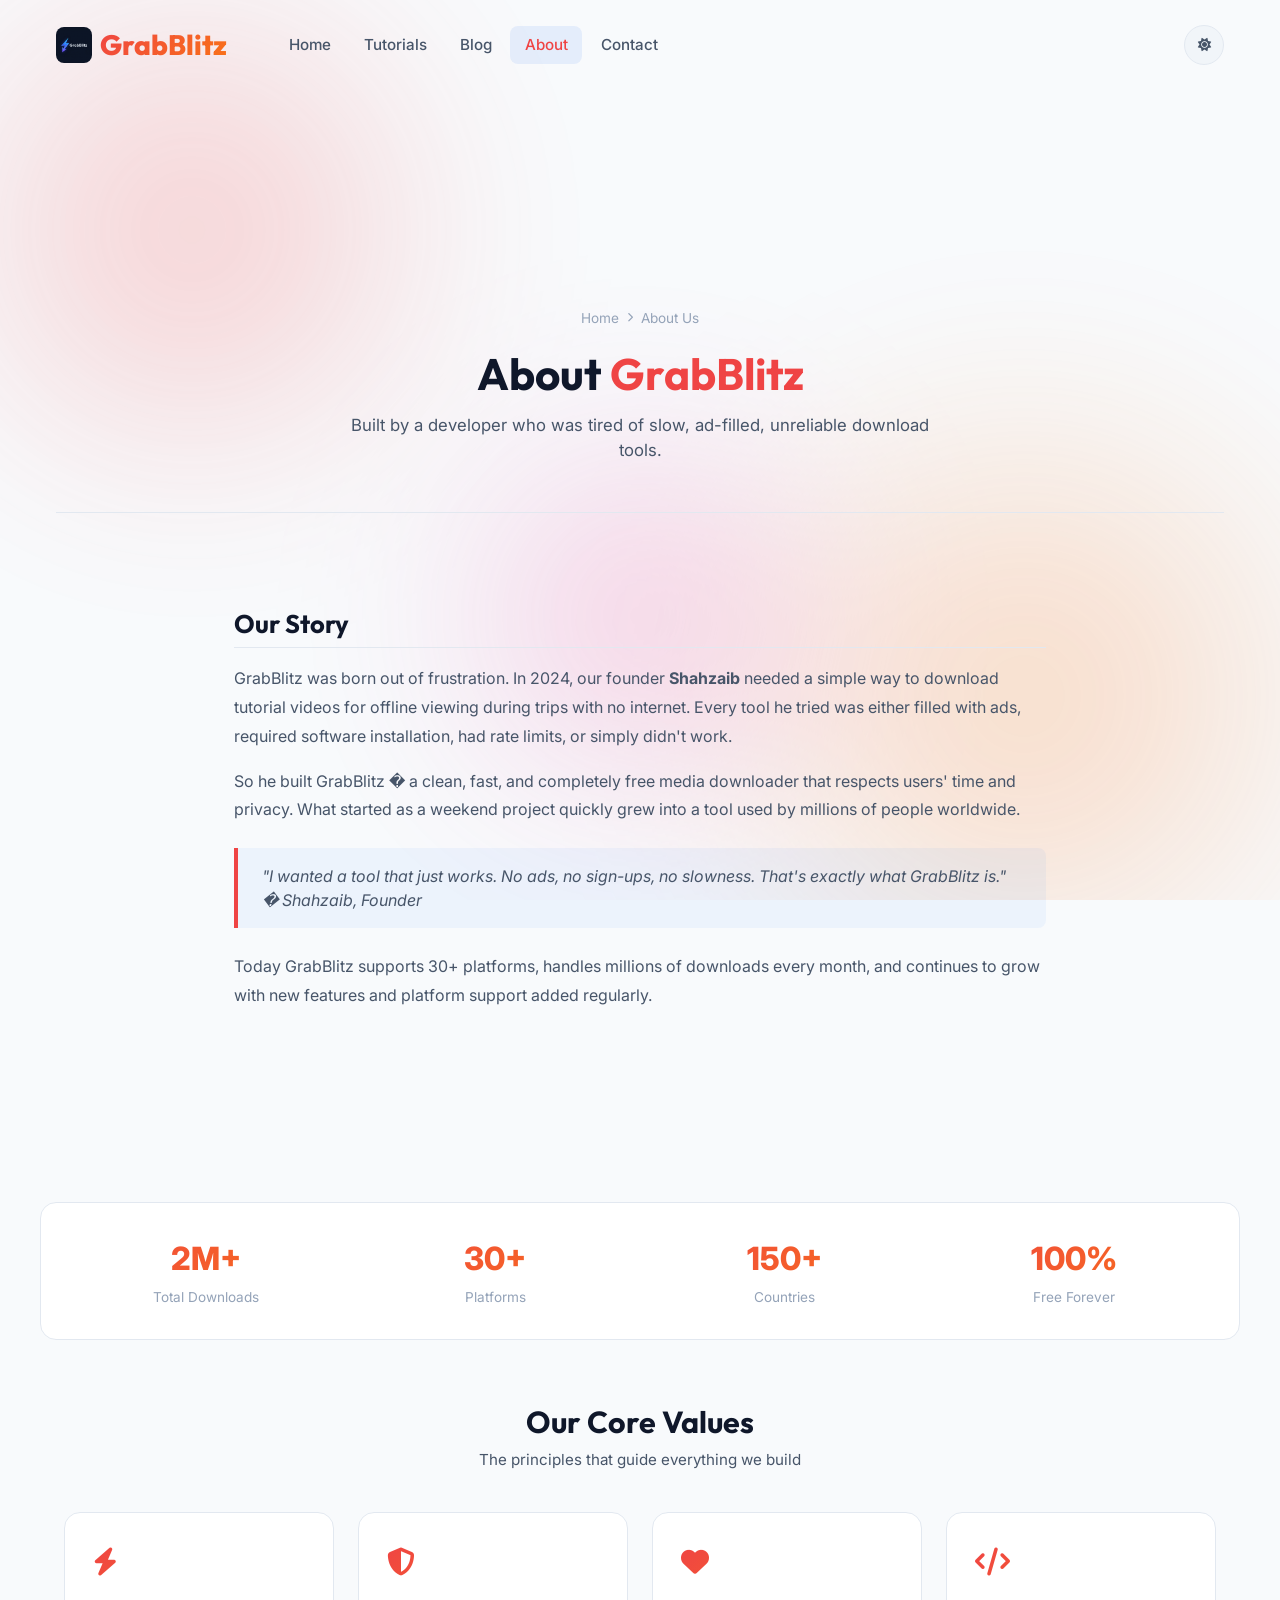
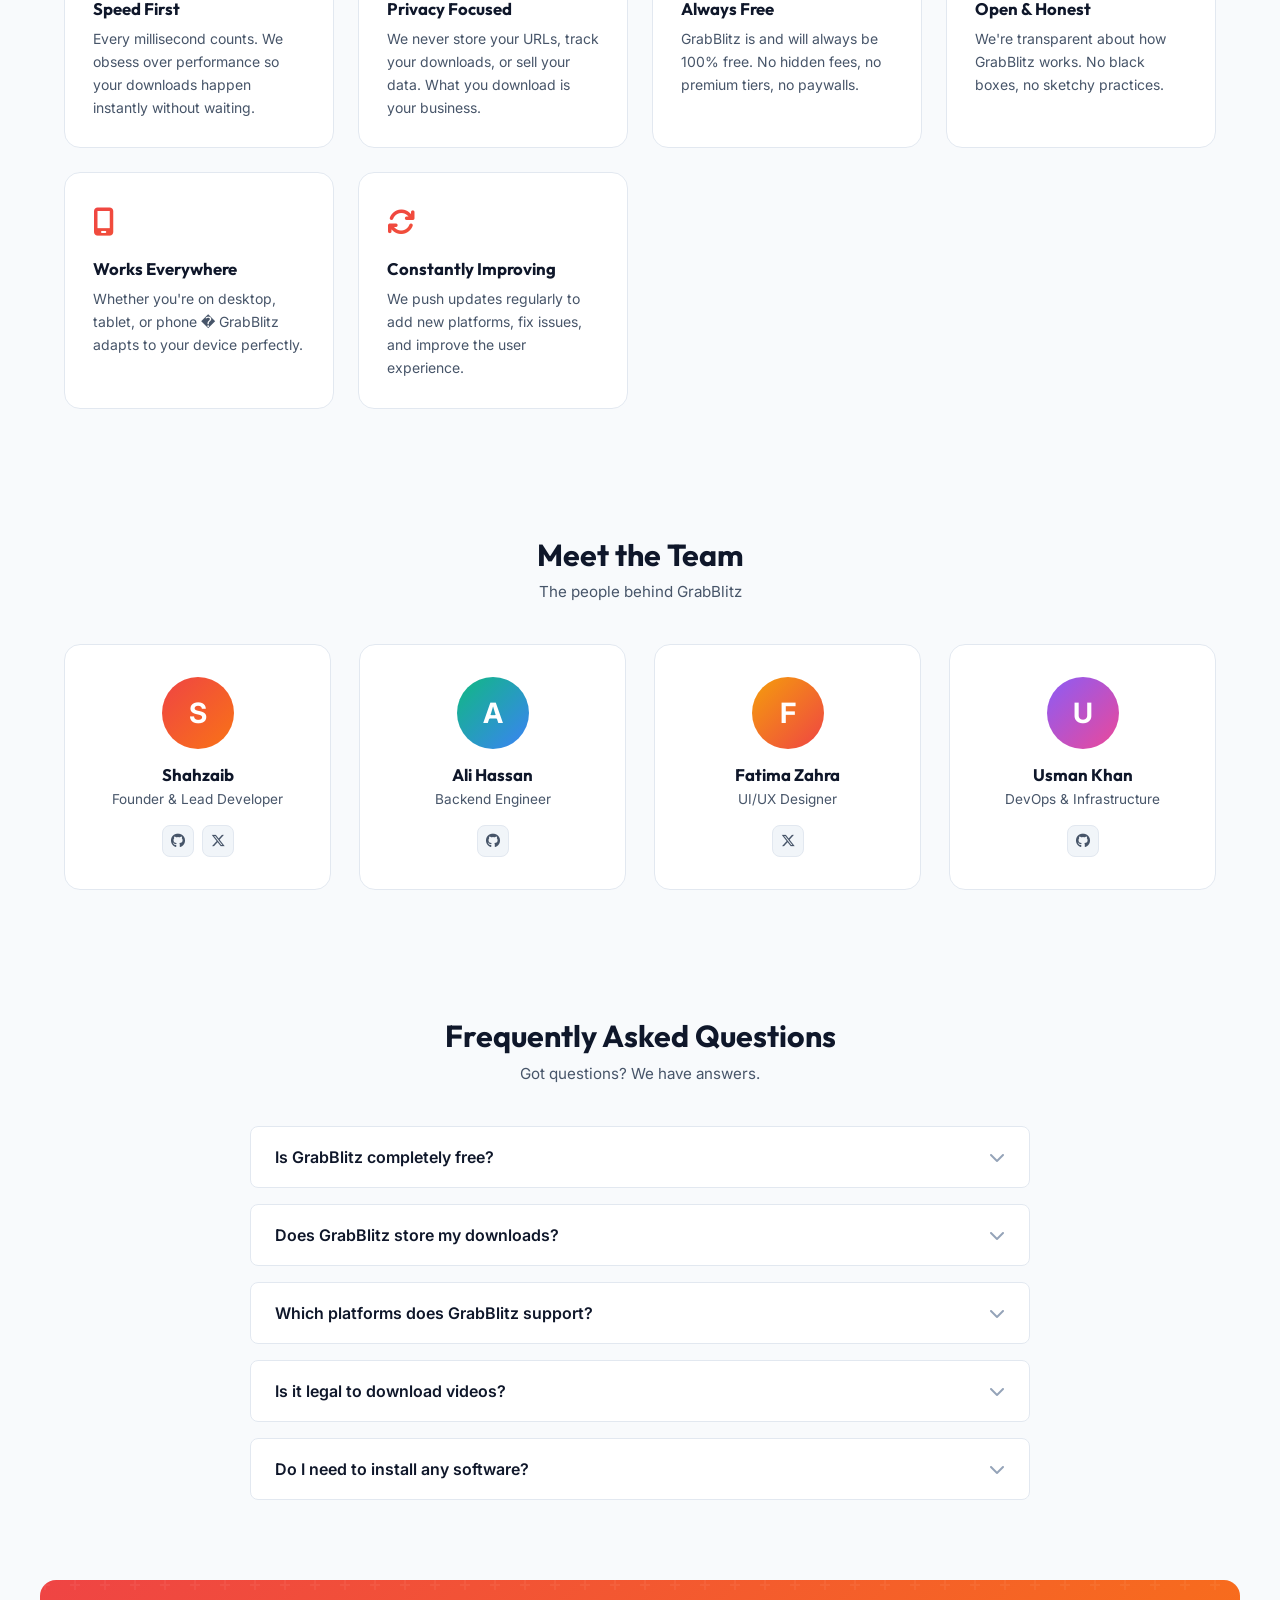
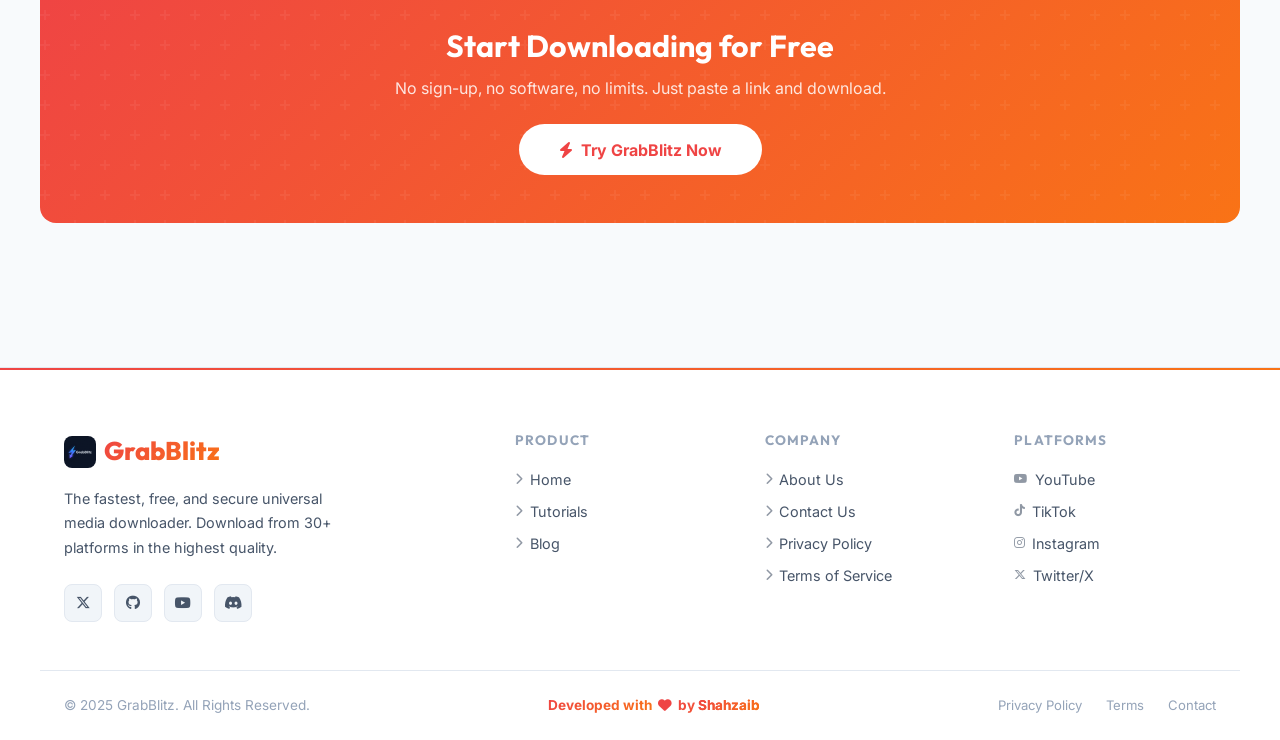
<file: client/about.html>
<!DOCTYPE html>
<html lang="en" data-theme="dark">
<head>
    <meta charset="UTF-8">
    <meta name="viewport" content="width=device-width, initial-scale=1.0">
    <meta name="theme-color" content="#0f172a">
    <title>About Us - GrabBlitz | Our Story & Team</title>
    <link rel="icon" type="image/png" href="assets/images/logo.png">
    <meta name="description" content="Learn about GrabBlitz � the team behind the fastest universal media downloader. Our mission, values, and the story of how we built it.">
    <link rel="preconnect" href="https://fonts.googleapis.com">
    <link rel="preconnect" href="https://fonts.gstatic.com" crossorigin>
    <link href="https://fonts.googleapis.com/css2?family=Outfit:wght@400;700;800&family=Inter:wght@400;500;600&display=swap" rel="stylesheet">
    <link rel="stylesheet" href="https://cdnjs.cloudflare.com/ajax/libs/font-awesome/6.4.0/css/all.min.css">
    <link rel="stylesheet" href="assets/css/main.css">
    <link rel="stylesheet" href="assets/css/components.css">
    <link rel="stylesheet" href="assets/css/animations.css">
    <link rel="stylesheet" href="assets/css/footer.css">
</head>
<body>
    <div class="bg-aurora">
        <div class="blob blob-1"></div>
        <div class="blob blob-2"></div>
        <div class="blob blob-3"></div>
    </div>

    <div class="container">
        <header class="navbar">
            <div class="navbar-left">
                <a href="index.html" class="logo">
                    <img src="assets/images/logo.png" alt="GrabBlitz Logo" style="width:36px;height:36px;border-radius:8px;object-fit:cover;">
                    <span>GrabBlitz</span>
                </a>
                <nav class="nav-links">
                    <a href="index.html" class="nav-link">Home</a>
                    <a href="tutorials.html" class="nav-link">Tutorials</a>
                    <a href="blogs.html" class="nav-link">Blog</a>
                    <a href="about.html" class="nav-link active">About</a>
                    <a href="contact.html" class="nav-link">Contact</a>
                </nav>
            </div>
            <div class="navbar-right">
                <button id="themeToggle" class="theme-toggle"><i class="fa-solid fa-moon"></i></button>
                <button class="hamburger" id="hamburgerBtn"><span></span><span></span><span></span></button>
            </div>
        </header>
        <nav class="mobile-nav" id="mobileNav">
            <a href="index.html" class="nav-link">Home</a>
            <a href="tutorials.html" class="nav-link">Tutorials</a>
            <a href="blogs.html" class="nav-link">Blog</a>
            <a href="about.html" class="nav-link active">About</a>
            <a href="contact.html" class="nav-link">Contact</a>
        </nav>

        <main>
            <div class="page-hero">
                <div class="breadcrumb">
                    <a href="index.html">Home</a>
                    <i class="fa-solid fa-chevron-right"></i>
                    <span>About Us</span>
                </div>
                <h1>About <span style="color:var(--accent-primary)">GrabBlitz</span></h1>
                <p>Built by a developer who was tired of slow, ad-filled, unreliable download tools.</p>
            </div>
        </main>
    </div>

    <!-- Our Story -->
    <section style="padding:0 0 4rem;">
        <div class="prose-content" style="max-width:860px;margin:0 auto;padding:0 1.5rem 4rem;">
            <h2>Our Story</h2>
            <p>GrabBlitz was born out of frustration. In 2024, our founder <strong>Shahzaib</strong> needed a simple way to download tutorial videos for offline viewing during trips with no internet. Every tool he tried was either filled with ads, required software installation, had rate limits, or simply didn't work.</p>
            <p>So he built GrabBlitz � a clean, fast, and completely free media downloader that respects users' time and privacy. What started as a weekend project quickly grew into a tool used by millions of people worldwide.</p>
            <blockquote>"I wanted a tool that just works. No ads, no sign-ups, no slowness. That's exactly what GrabBlitz is." � Shahzaib, Founder</blockquote>
            <p>Today GrabBlitz supports 30+ platforms, handles millions of downloads every month, and continues to grow with new features and platform support added regularly.</p>
        </div>
    </section>

    <!-- Stats -->
    <section style="padding:0 1.5rem 4rem;">
        <div style="max-width:var(--max-width);margin:0 auto;">
            <div class="stats-strip">
                <div class="stat-item">
                    <span class="stat-value">2M+</span>
                    <span class="stat-label">Total Downloads</span>
                </div>
                <div class="stat-item">
                    <span class="stat-value">30+</span>
                    <span class="stat-label">Platforms</span>
                </div>
                <div class="stat-item">
                    <span class="stat-value">150+</span>
                    <span class="stat-label">Countries</span>
                </div>
                <div class="stat-item">
                    <span class="stat-value">100%</span>
                    <span class="stat-label">Free Forever</span>
                </div>
            </div>
        </div>
    </section>

    <!-- Values -->
    <section style="padding:0 0 4rem;">
        <div class="section-title-center" style="padding:0 1.5rem;">
            <h2>Our Core Values</h2>
            <p>The principles that guide everything we build</p>
        </div>
        <div class="values-grid">
            <div class="value-card">
                <div class="value-icon"><i class="fa-solid fa-bolt"></i></div>
                <h3>Speed First</h3>
                <p>Every millisecond counts. We obsess over performance so your downloads happen instantly without waiting.</p>
            </div>
            <div class="value-card">
                <div class="value-icon"><i class="fa-solid fa-shield-halved"></i></div>
                <h3>Privacy Focused</h3>
                <p>We never store your URLs, track your downloads, or sell your data. What you download is your business.</p>
            </div>
            <div class="value-card">
                <div class="value-icon"><i class="fa-solid fa-heart"></i></div>
                <h3>Always Free</h3>
                <p>GrabBlitz is and will always be 100% free. No hidden fees, no premium tiers, no paywalls.</p>
            </div>
            <div class="value-card">
                <div class="value-icon"><i class="fa-solid fa-code"></i></div>
                <h3>Open &amp; Honest</h3>
                <p>We're transparent about how GrabBlitz works. No black boxes, no sketchy practices.</p>
            </div>
            <div class="value-card">
                <div class="value-icon"><i class="fa-solid fa-mobile-screen"></i></div>
                <h3>Works Everywhere</h3>
                <p>Whether you're on desktop, tablet, or phone � GrabBlitz adapts to your device perfectly.</p>
            </div>
            <div class="value-card">
                <div class="value-icon"><i class="fa-solid fa-arrows-rotate"></i></div>
                <h3>Constantly Improving</h3>
                <p>We push updates regularly to add new platforms, fix issues, and improve the user experience.</p>
            </div>
        </div>
    </section>

    <!-- Team -->
    <section style="padding:0 0 4rem;">
        <div class="section-title-center" style="padding:0 1.5rem;">
            <h2>Meet the Team</h2>
            <p>The people behind GrabBlitz</p>
        </div>
        <div class="team-grid">
            <div class="team-card">
                <div class="team-avatar">S</div>
                <h3>Shahzaib</h3>
                <p>Founder &amp; Lead Developer</p>
                <div style="display:flex;justify-content:center;gap:0.5rem;margin-top:1rem;">
                    <a href="#" class="social-btn" style="width:32px;height:32px;"><i class="fa-brands fa-github"></i></a>
                    <a href="#" class="social-btn" style="width:32px;height:32px;"><i class="fa-brands fa-x-twitter"></i></a>
                </div>
            </div>
            <div class="team-card">
                <div class="team-avatar" style="background:linear-gradient(135deg,#10b981,#3b82f6);">A</div>
                <h3>Ali Hassan</h3>
                <p>Backend Engineer</p>
                <div style="display:flex;justify-content:center;gap:0.5rem;margin-top:1rem;">
                    <a href="#" class="social-btn" style="width:32px;height:32px;"><i class="fa-brands fa-github"></i></a>
                </div>
            </div>
            <div class="team-card">
                <div class="team-avatar" style="background:linear-gradient(135deg,#f59e0b,#ef4444);">F</div>
                <h3>Fatima Zahra</h3>
                <p>UI/UX Designer</p>
                <div style="display:flex;justify-content:center;gap:0.5rem;margin-top:1rem;">
                    <a href="#" class="social-btn" style="width:32px;height:32px;"><i class="fa-brands fa-x-twitter"></i></a>
                </div>
            </div>
            <div class="team-card">
                <div class="team-avatar" style="background:linear-gradient(135deg,#8b5cf6,#ec4899);">U</div>
                <h3>Usman Khan</h3>
                <p>DevOps &amp; Infrastructure</p>
                <div style="display:flex;justify-content:center;gap:0.5rem;margin-top:1rem;">
                    <a href="#" class="social-btn" style="width:32px;height:32px;"><i class="fa-brands fa-github"></i></a>
                </div>
            </div>
        </div>
    </section>

    <!-- FAQ -->
    <section id="faq" style="padding:0 1.5rem 5rem;">
        <div style="max-width:780px;margin:0 auto;">
            <div class="section-title-center">
                <h2>Frequently Asked Questions</h2>
                <p>Got questions? We have answers.</p>
            </div>
            <div style="display:flex;flex-direction:column;gap:1rem;">
                <div class="faq-item">
                    <button class="faq-q" onclick="toggleFaq(this)">
                        Is GrabBlitz completely free? <i class="fa-solid fa-chevron-down"></i>
                    </button>
                    <div class="faq-a">
                        <p>Yes! GrabBlitz is 100% free with no hidden costs, no sign-up required, and no premium tiers. It will always be free.</p>
                    </div>
                </div>
                <div class="faq-item">
                    <button class="faq-q" onclick="toggleFaq(this)">
                        Does GrabBlitz store my downloads? <i class="fa-solid fa-chevron-down"></i>
                    </button>
                    <div class="faq-a">
                        <p>No. We never store your URLs or downloaded files. Everything is processed in real-time and files are delivered directly to your device.</p>
                    </div>
                </div>
                <div class="faq-item">
                    <button class="faq-q" onclick="toggleFaq(this)">
                        Which platforms does GrabBlitz support? <i class="fa-solid fa-chevron-down"></i>
                    </button>
                    <div class="faq-a">
                        <p>GrabBlitz supports 30+ platforms including YouTube, TikTok, Instagram, Twitter/X, Facebook, Vimeo, SoundCloud, Dailymotion, Twitch, Reddit, Pinterest, and many more.</p>
                    </div>
                </div>
                <div class="faq-item">
                    <button class="faq-q" onclick="toggleFaq(this)">
                        Is it legal to download videos? <i class="fa-solid fa-chevron-down"></i>
                    </button>
                    <div class="faq-a">
                        <p>Downloading videos for personal, offline use is generally acceptable. However, distributing copyrighted content or using it commercially without permission is illegal. Always respect the content creator's rights.</p>
                    </div>
                </div>
                <div class="faq-item">
                    <button class="faq-q" onclick="toggleFaq(this)">
                        Do I need to install any software? <i class="fa-solid fa-chevron-down"></i>
                    </button>
                    <div class="faq-a">
                        <p>No installation needed! GrabBlitz works entirely in your web browser. Just paste a URL and download.</p>
                    </div>
                </div>
            </div>
        </div>
    </section>

    <!-- CTA -->
    <div style="padding:0 1.5rem;">
        <div class="cta-banner" style="max-width:var(--max-width);margin:0 auto 4rem;">
            <h2>Start Downloading for Free</h2>
            <p>No sign-up, no software, no limits. Just paste a link and download.</p>
            <a href="index.html" class="btn-white"><i class="fa-solid fa-bolt"></i> Try GrabBlitz Now</a>
        </div>
    </div>

    <!-- Footer -->
    <footer class="site-footer">
        <div class="footer-main">
            <div class="footer-brand">
                <a href="index.html" class="footer-logo">
                    <img src="assets/images/logo.png" alt="GrabBlitz">
                    <span>GrabBlitz</span>
                </a>
                <p>The fastest, free, and secure universal media downloader. Download from 30+ platforms in the highest quality.</p>
                <div class="footer-socials">
                    <a href="#" class="social-btn"><i class="fa-brands fa-x-twitter"></i></a>
                    <a href="#" class="social-btn"><i class="fa-brands fa-github"></i></a>
                    <a href="#" class="social-btn"><i class="fa-brands fa-youtube"></i></a>
                    <a href="#" class="social-btn"><i class="fa-brands fa-discord"></i></a>
                </div>
            </div>
            <div class="footer-col">
                <h4>Product</h4>
                <ul>
                    <li><a href="index.html"><i class="fa-solid fa-chevron-right"></i> Home</a></li>
                    <li><a href="tutorials.html"><i class="fa-solid fa-chevron-right"></i> Tutorials</a></li>
                    <li><a href="blogs.html"><i class="fa-solid fa-chevron-right"></i> Blog</a></li>
                </ul>
            </div>
            <div class="footer-col">
                <h4>Company</h4>
                <ul>
                    <li><a href="about.html"><i class="fa-solid fa-chevron-right"></i> About Us</a></li>
                    <li><a href="contact.html"><i class="fa-solid fa-chevron-right"></i> Contact Us</a></li>
                    <li><a href="privacy.html"><i class="fa-solid fa-chevron-right"></i> Privacy Policy</a></li>
                    <li><a href="terms.html"><i class="fa-solid fa-chevron-right"></i> Terms of Service</a></li>
                </ul>
            </div>
            <div class="footer-col">
                <h4>Platforms</h4>
                <ul>
                    <li><a href="tutorials.html#yt"><i class="fa-brands fa-youtube"></i> YouTube</a></li>
                    <li><a href="tutorials.html#tiktok"><i class="fa-brands fa-tiktok"></i> TikTok</a></li>
                    <li><a href="tutorials.html#instagram"><i class="fa-brands fa-instagram"></i> Instagram</a></li>
                    <li><a href="tutorials.html#twitter"><i class="fa-brands fa-x-twitter"></i> Twitter/X</a></li>
                </ul>
            </div>
        </div>
        <div class="footer-bottom">
            <p>&copy; 2025 GrabBlitz. All Rights Reserved.</p>
            <div class="dev-credit">
                <span>Developed with</span>
                <i class="fa-solid fa-heart"></i>
                <span>by <span>Shahzaib</span></span>
            </div>
            <div class="footer-legal">
                <a href="privacy.html">Privacy Policy</a>
                <a href="terms.html">Terms</a>
                <a href="contact.html">Contact</a>
            </div>
        </div>
    </footer>

    <style>
        .faq-item {
            background: var(--bg-secondary);
            border: 1px solid var(--border-color);
            border-radius: var(--radius-md);
            overflow: hidden;
        }
        .faq-q {
            width: 100%;
            display: flex;
            justify-content: space-between;
            align-items: center;
            padding: 1.25rem 1.5rem;
            background: none;
            border: none;
            color: var(--text-primary);
            font-size: 1rem;
            font-weight: 600;
            cursor: pointer;
            text-align: left;
            font-family: var(--font-sans);
            gap: 1rem;
        }
        .faq-q i { transition: transform 0.3s ease; flex-shrink:0; color: var(--text-muted); }
        .faq-q.open i { transform: rotate(180deg); }
        .faq-a {
            display: none;
            padding: 0 1.5rem 1.25rem;
            color: var(--text-secondary);
            line-height: 1.7;
            font-size: 0.95rem;
        }
        .faq-a.open { display: block; }
    </style>
    <script>
        const themeToggle = document.getElementById('themeToggle');
        const html = document.documentElement;
        const savedTheme = localStorage.getItem('gb-theme') || 'dark';
        html.setAttribute('data-theme', savedTheme);
        themeToggle.querySelector('i').className = savedTheme === 'dark' ? 'fa-solid fa-moon' : 'fa-solid fa-sun';
        themeToggle.addEventListener('click', () => {
            const newTheme = html.getAttribute('data-theme') === 'dark' ? 'light' : 'dark';
            html.setAttribute('data-theme', newTheme);
            localStorage.setItem('gb-theme', newTheme);
            themeToggle.querySelector('i').className = newTheme === 'dark' ? 'fa-solid fa-moon' : 'fa-solid fa-sun';
        });
        document.getElementById('hamburgerBtn').addEventListener('click', () => {
            document.getElementById('mobileNav').classList.toggle('open');
        });
        function toggleFaq(btn) {
            btn.classList.toggle('open');
            btn.nextElementSibling.classList.toggle('open');
        }
    </script>
<script type="module" src="assets/js/ads.js"></script>
</body>
</html>
</file>
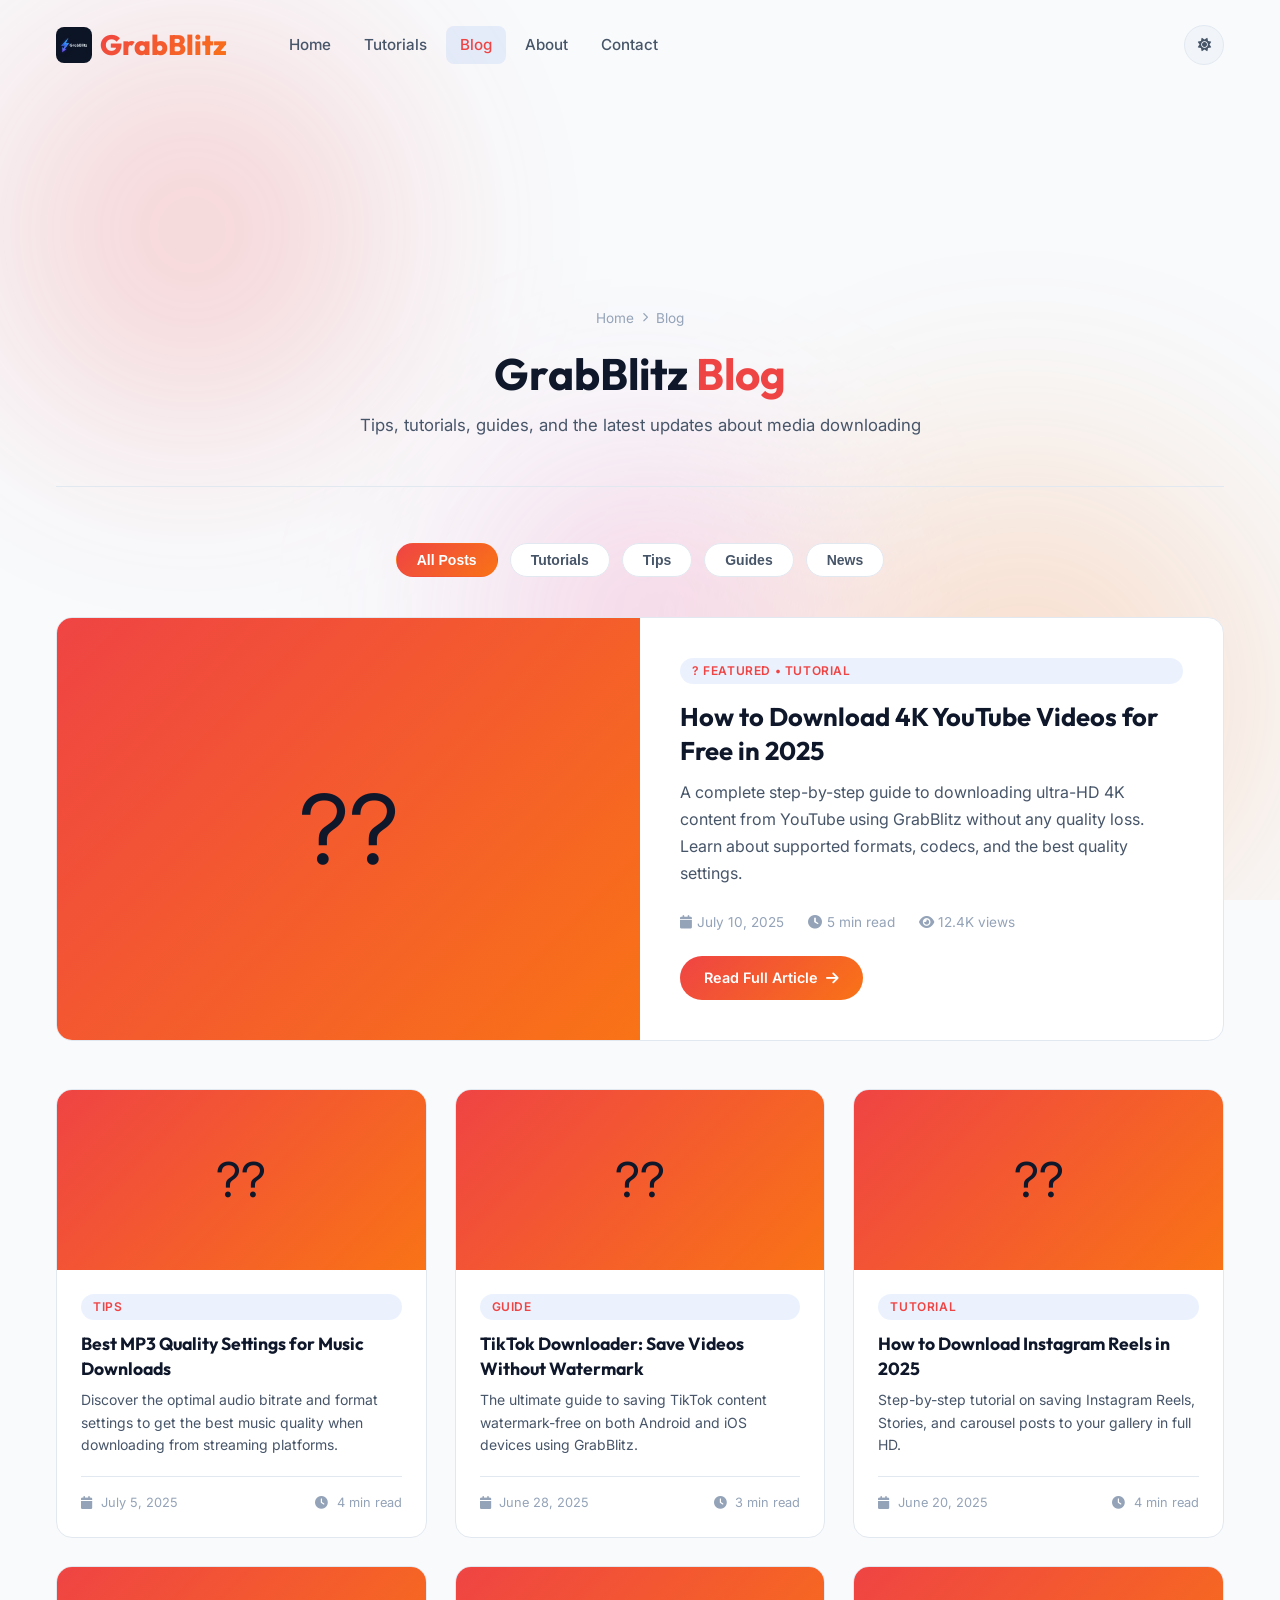
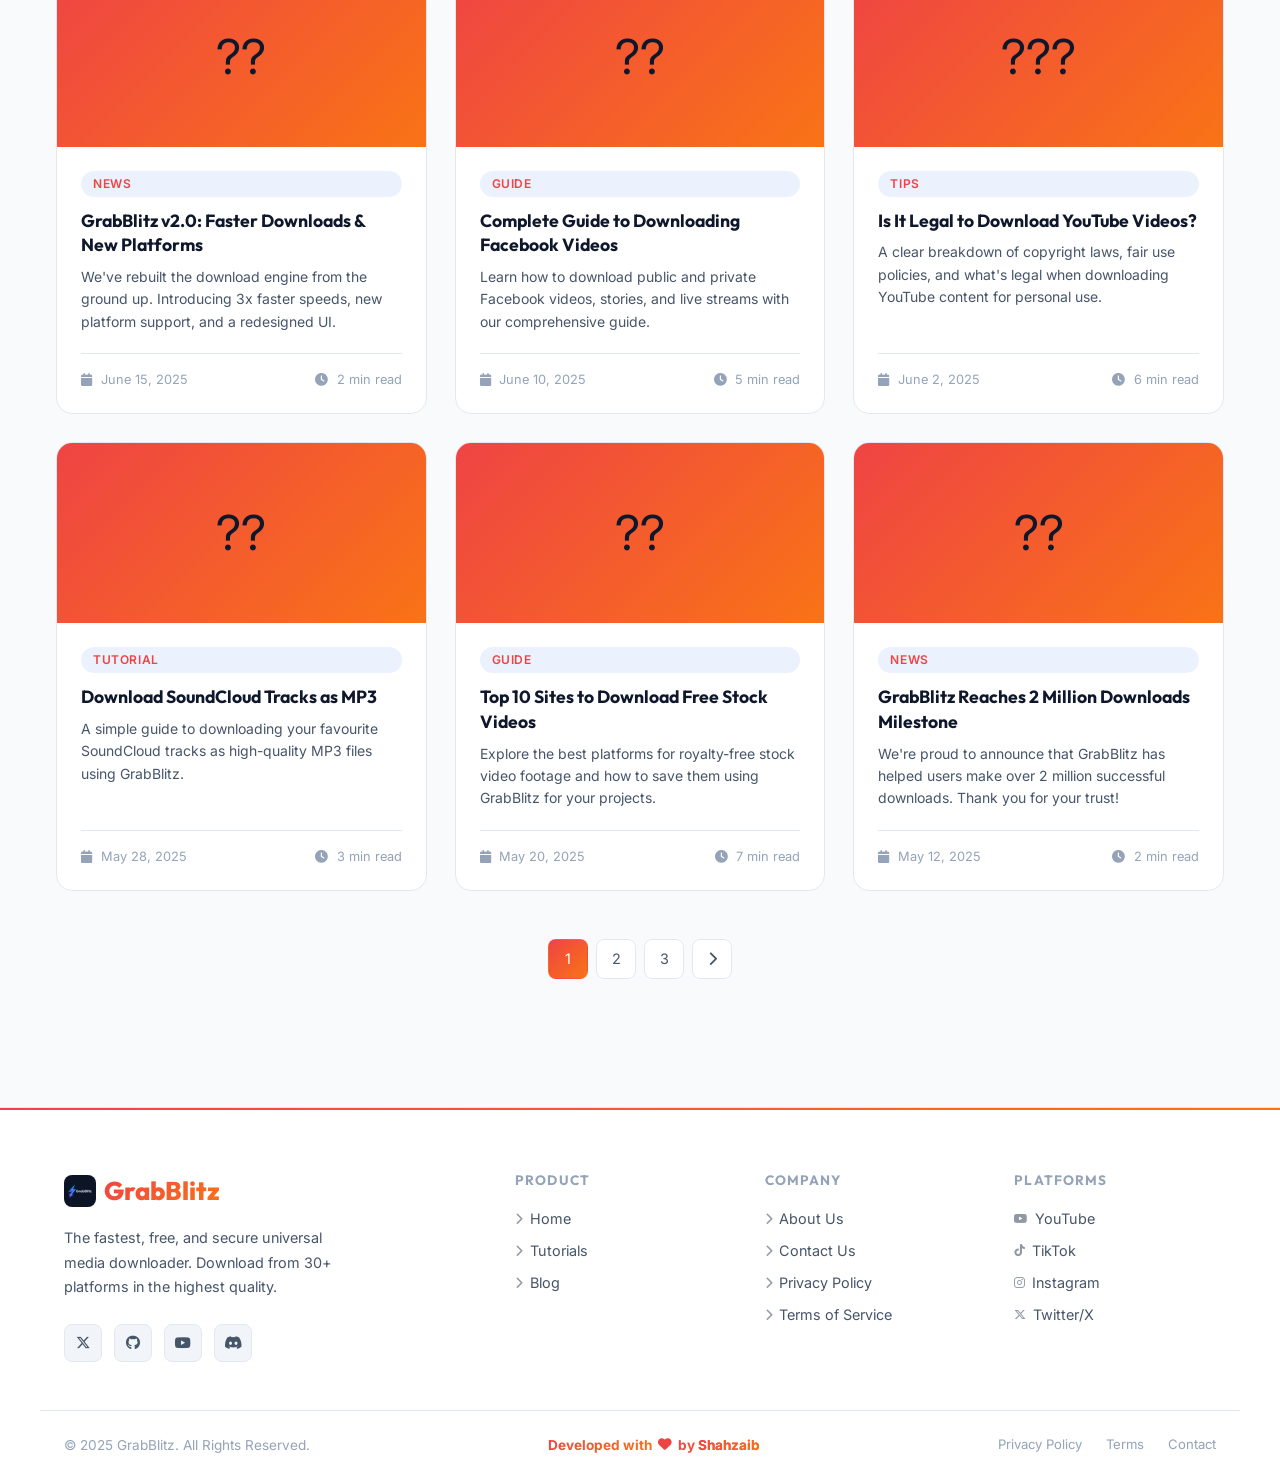
<file: client/blogs.html>
<!DOCTYPE html>
<html lang="en" data-theme="dark">
<head>
    <meta charset="UTF-8">
    <meta name="viewport" content="width=device-width, initial-scale=1.0">
    <meta name="theme-color" content="#0f172a">
    <title>Blog - GrabBlitz | Tips, Guides & Updates</title>
    <link rel="icon" type="image/png" href="assets/images/logo.png">
    <meta name="description" content="Read the latest tips, tutorials, and guides on downloading media from YouTube, TikTok, Instagram and more on the GrabBlitz blog.">
    <link rel="preconnect" href="https://fonts.googleapis.com">
    <link rel="preconnect" href="https://fonts.gstatic.com" crossorigin>
    <link href="https://fonts.googleapis.com/css2?family=Outfit:wght@400;700;800&family=Inter:wght@400;500;600&display=swap" rel="stylesheet">
    <link rel="stylesheet" href="https://cdnjs.cloudflare.com/ajax/libs/font-awesome/6.4.0/css/all.min.css">
    <link rel="stylesheet" href="assets/css/main.css">
    <link rel="stylesheet" href="assets/css/components.css">
    <link rel="stylesheet" href="assets/css/animations.css">
    <link rel="stylesheet" href="assets/css/footer.css">
</head>
<body>
    <div class="bg-aurora">
        <div class="blob blob-1"></div>
        <div class="blob blob-2"></div>
        <div class="blob blob-3"></div>
    </div>

    <div class="container">
        <header class="navbar">
            <div class="navbar-left">
                <a href="index.html" class="logo">
                    <img src="assets/images/logo.png" alt="GrabBlitz Logo" style="width:36px;height:36px;border-radius:8px;object-fit:cover;">
                    <span>GrabBlitz</span>
                </a>
                <nav class="nav-links" aria-label="Main Navigation">
                    <a href="index.html" class="nav-link">Home</a>
                    <a href="tutorials.html" class="nav-link">Tutorials</a>
                    <a href="blogs.html" class="nav-link active">Blog</a>
                    <a href="about.html" class="nav-link">About</a>
                    <a href="contact.html" class="nav-link">Contact</a>
                </nav>
            </div>
            <div class="navbar-right">
                <button id="themeToggle" class="theme-toggle" aria-label="Toggle Theme">
                    <i class="fa-solid fa-moon"></i>
                </button>
                <button class="hamburger" id="hamburgerBtn" aria-label="Open Menu">
                    <span></span><span></span><span></span>
                </button>
            </div>
        </header>
        <nav class="mobile-nav" id="mobileNav">
            <a href="index.html" class="nav-link">Home</a>
            <a href="tutorials.html" class="nav-link">Tutorials</a>
            <a href="blogs.html" class="nav-link active">Blog</a>
            <a href="about.html" class="nav-link">About</a>
            <a href="contact.html" class="nav-link">Contact</a>
        </nav>

        <main>
            <div class="page-hero">
                <div class="breadcrumb">
                    <a href="index.html">Home</a>
                    <i class="fa-solid fa-chevron-right"></i>
                    <span>Blog</span>
                </div>
                <h1>GrabBlitz <span style="color:var(--accent-primary)">Blog</span></h1>
                <p>Tips, tutorials, guides, and the latest updates about media downloading</p>
            </div>

            <!-- Filter Tabs -->
            <div style="display:flex;justify-content:center;gap:0.75rem;flex-wrap:wrap;margin-bottom:2.5rem;">
                <button class="blog-filter-btn active" onclick="filterBlogs('all', this)">All Posts</button>
                <button class="blog-filter-btn" onclick="filterBlogs('tutorial', this)">Tutorials</button>
                <button class="blog-filter-btn" onclick="filterBlogs('tips', this)">Tips</button>
                <button class="blog-filter-btn" onclick="filterBlogs('guide', this)">Guides</button>
                <button class="blog-filter-btn" onclick="filterBlogs('news', this)">News</button>
            </div>

            <!-- Featured Post -->
            <div id="post1" style="background:var(--bg-secondary);border:1px solid var(--border-color);border-radius:var(--radius-lg);overflow:hidden;margin-bottom:3rem;display:grid;grid-template-columns:1fr 1fr;min-height:320px;">
                <div style="background:linear-gradient(135deg,var(--accent-primary),var(--accent-secondary));display:flex;align-items:center;justify-content:center;font-size:6rem;padding:3rem;">??</div>
                <div style="padding:2.5rem;display:flex;flex-direction:column;justify-content:center;">
                    <span class="blog-tag" style="margin-bottom:1rem;">? Featured &bull; Tutorial</span>
                    <h2 style="font-size:1.6rem;line-height:1.3;margin-bottom:0.75rem;">How to Download 4K YouTube Videos for Free in 2025</h2>
                    <p style="color:var(--text-secondary);line-height:1.7;margin-bottom:1.5rem;">A complete step-by-step guide to downloading ultra-HD 4K content from YouTube using GrabBlitz without any quality loss. Learn about supported formats, codecs, and the best quality settings.</p>
                    <div style="display:flex;align-items:center;gap:1.5rem;font-size:0.85rem;color:var(--text-muted);margin-bottom:1.5rem;">
                        <span><i class="fa-solid fa-calendar" style="margin-right:0.3rem;"></i>July 10, 2025</span>
                        <span><i class="fa-solid fa-clock" style="margin-right:0.3rem;"></i>5 min read</span>
                        <span><i class="fa-solid fa-eye" style="margin-right:0.3rem;"></i>12.4K views</span>
                    </div>
                    <a href="#" style="display:inline-flex;align-items:center;gap:0.5rem;background:var(--accent-gradient);color:white;padding:0.7rem 1.5rem;border-radius:var(--radius-full);font-weight:600;font-size:0.9rem;width:fit-content;">Read Full Article <i class="fa-solid fa-arrow-right"></i></a>
                </div>
            </div>

            <!-- Blog Grid -->
            <div class="blog-grid" id="blogGrid">
                <!-- Post 2 -->
                <a id="post2" href="#" class="blog-card" data-tag="tips">
                    <div class="blog-card-img-placeholder">??</div>
                    <div class="blog-card-body">
                        <span class="blog-tag">Tips</span>
                        <h3 class="blog-card-title">Best MP3 Quality Settings for Music Downloads</h3>
                        <p class="blog-card-excerpt">Discover the optimal audio bitrate and format settings to get the best music quality when downloading from streaming platforms.</p>
                        <div class="blog-card-footer">
                            <span><i class="fa-solid fa-calendar"></i> July 5, 2025</span>
                            <span><i class="fa-solid fa-clock"></i> 4 min read</span>
                        </div>
                    </div>
                </a>

                <!-- Post 3 -->
                <a id="post3" href="#" class="blog-card" data-tag="guide">
                    <div class="blog-card-img-placeholder">??</div>
                    <div class="blog-card-body">
                        <span class="blog-tag">Guide</span>
                        <h3 class="blog-card-title">TikTok Downloader: Save Videos Without Watermark</h3>
                        <p class="blog-card-excerpt">The ultimate guide to saving TikTok content watermark-free on both Android and iOS devices using GrabBlitz.</p>
                        <div class="blog-card-footer">
                            <span><i class="fa-solid fa-calendar"></i> June 28, 2025</span>
                            <span><i class="fa-solid fa-clock"></i> 3 min read</span>
                        </div>
                    </div>
                </a>

                <!-- Post 4 -->
                <a href="#" class="blog-card" data-tag="tutorial">
                    <div class="blog-card-img-placeholder">??</div>
                    <div class="blog-card-body">
                        <span class="blog-tag">Tutorial</span>
                        <h3 class="blog-card-title">How to Download Instagram Reels in 2025</h3>
                        <p class="blog-card-excerpt">Step-by-step tutorial on saving Instagram Reels, Stories, and carousel posts to your gallery in full HD.</p>
                        <div class="blog-card-footer">
                            <span><i class="fa-solid fa-calendar"></i> June 20, 2025</span>
                            <span><i class="fa-solid fa-clock"></i> 4 min read</span>
                        </div>
                    </div>
                </a>

                <!-- Post 5 -->
                <a href="#" class="blog-card" data-tag="news">
                    <div class="blog-card-img-placeholder">??</div>
                    <div class="blog-card-body">
                        <span class="blog-tag">News</span>
                        <h3 class="blog-card-title">GrabBlitz v2.0: Faster Downloads &amp; New Platforms</h3>
                        <p class="blog-card-excerpt">We've rebuilt the download engine from the ground up. Introducing 3x faster speeds, new platform support, and a redesigned UI.</p>
                        <div class="blog-card-footer">
                            <span><i class="fa-solid fa-calendar"></i> June 15, 2025</span>
                            <span><i class="fa-solid fa-clock"></i> 2 min read</span>
                        </div>
                    </div>
                </a>

                <!-- Post 6 -->
                <a href="#" class="blog-card" data-tag="guide">
                    <div class="blog-card-img-placeholder">??</div>
                    <div class="blog-card-body">
                        <span class="blog-tag">Guide</span>
                        <h3 class="blog-card-title">Complete Guide to Downloading Facebook Videos</h3>
                        <p class="blog-card-excerpt">Learn how to download public and private Facebook videos, stories, and live streams with our comprehensive guide.</p>
                        <div class="blog-card-footer">
                            <span><i class="fa-solid fa-calendar"></i> June 10, 2025</span>
                            <span><i class="fa-solid fa-clock"></i> 5 min read</span>
                        </div>
                    </div>
                </a>

                <!-- Post 7 -->
                <a href="#" class="blog-card" data-tag="tips">
                    <div class="blog-card-img-placeholder">???</div>
                    <div class="blog-card-body">
                        <span class="blog-tag">Tips</span>
                        <h3 class="blog-card-title">Is It Legal to Download YouTube Videos?</h3>
                        <p class="blog-card-excerpt">A clear breakdown of copyright laws, fair use policies, and what's legal when downloading YouTube content for personal use.</p>
                        <div class="blog-card-footer">
                            <span><i class="fa-solid fa-calendar"></i> June 2, 2025</span>
                            <span><i class="fa-solid fa-clock"></i> 6 min read</span>
                        </div>
                    </div>
                </a>

                <!-- Post 8 -->
                <a href="#" class="blog-card" data-tag="tutorial">
                    <div class="blog-card-img-placeholder">??</div>
                    <div class="blog-card-body">
                        <span class="blog-tag">Tutorial</span>
                        <h3 class="blog-card-title">Download SoundCloud Tracks as MP3</h3>
                        <p class="blog-card-excerpt">A simple guide to downloading your favourite SoundCloud tracks as high-quality MP3 files using GrabBlitz.</p>
                        <div class="blog-card-footer">
                            <span><i class="fa-solid fa-calendar"></i> May 28, 2025</span>
                            <span><i class="fa-solid fa-clock"></i> 3 min read</span>
                        </div>
                    </div>
                </a>

                <!-- Post 9 -->
                <a href="#" class="blog-card" data-tag="guide">
                    <div class="blog-card-img-placeholder">??</div>
                    <div class="blog-card-body">
                        <span class="blog-tag">Guide</span>
                        <h3 class="blog-card-title">Top 10 Sites to Download Free Stock Videos</h3>
                        <p class="blog-card-excerpt">Explore the best platforms for royalty-free stock video footage and how to save them using GrabBlitz for your projects.</p>
                        <div class="blog-card-footer">
                            <span><i class="fa-solid fa-calendar"></i> May 20, 2025</span>
                            <span><i class="fa-solid fa-clock"></i> 7 min read</span>
                        </div>
                    </div>
                </a>

                <!-- Post 10 -->
                <a href="#" class="blog-card" data-tag="news">
                    <div class="blog-card-img-placeholder">??</div>
                    <div class="blog-card-body">
                        <span class="blog-tag">News</span>
                        <h3 class="blog-card-title">GrabBlitz Reaches 2 Million Downloads Milestone</h3>
                        <p class="blog-card-excerpt">We're proud to announce that GrabBlitz has helped users make over 2 million successful downloads. Thank you for your trust!</p>
                        <div class="blog-card-footer">
                            <span><i class="fa-solid fa-calendar"></i> May 12, 2025</span>
                            <span><i class="fa-solid fa-clock"></i> 2 min read</span>
                        </div>
                    </div>
                </a>
            </div>

            <!-- Pagination -->
            <div class="pagination">
                <a href="#" class="page-btn active">1</a>
                <a href="#" class="page-btn">2</a>
                <a href="#" class="page-btn">3</a>
                <a href="#" class="page-btn"><i class="fa-solid fa-chevron-right"></i></a>
            </div>
        </main>
    </div>

    <!-- Footer -->
    <footer class="site-footer">
        <div class="footer-main">
            <div class="footer-brand">
                <a href="index.html" class="footer-logo">
                    <img src="assets/images/logo.png" alt="GrabBlitz">
                    <span>GrabBlitz</span>
                </a>
                <p>The fastest, free, and secure universal media downloader. Download from 30+ platforms in the highest quality.</p>
                <div class="footer-socials">
                    <a href="#" class="social-btn"><i class="fa-brands fa-x-twitter"></i></a>
                    <a href="#" class="social-btn"><i class="fa-brands fa-github"></i></a>
                    <a href="#" class="social-btn"><i class="fa-brands fa-youtube"></i></a>
                    <a href="#" class="social-btn"><i class="fa-brands fa-discord"></i></a>
                </div>
            </div>
            <div class="footer-col">
                <h4>Product</h4>
                <ul>
                    <li><a href="index.html"><i class="fa-solid fa-chevron-right"></i> Home</a></li>
                    <li><a href="tutorials.html"><i class="fa-solid fa-chevron-right"></i> Tutorials</a></li>
                    <li><a href="blogs.html"><i class="fa-solid fa-chevron-right"></i> Blog</a></li>
                </ul>
            </div>
            <div class="footer-col">
                <h4>Company</h4>
                <ul>
                    <li><a href="about.html"><i class="fa-solid fa-chevron-right"></i> About Us</a></li>
                    <li><a href="contact.html"><i class="fa-solid fa-chevron-right"></i> Contact Us</a></li>
                    <li><a href="privacy.html"><i class="fa-solid fa-chevron-right"></i> Privacy Policy</a></li>
                    <li><a href="terms.html"><i class="fa-solid fa-chevron-right"></i> Terms of Service</a></li>
                </ul>
            </div>
            <div class="footer-col">
                <h4>Platforms</h4>
                <ul>
                    <li><a href="tutorials.html#yt"><i class="fa-brands fa-youtube"></i> YouTube</a></li>
                    <li><a href="tutorials.html#tiktok"><i class="fa-brands fa-tiktok"></i> TikTok</a></li>
                    <li><a href="tutorials.html#instagram"><i class="fa-brands fa-instagram"></i> Instagram</a></li>
                    <li><a href="tutorials.html#twitter"><i class="fa-brands fa-x-twitter"></i> Twitter/X</a></li>
                </ul>
            </div>
        </div>
        <div class="footer-bottom">
            <p>&copy; 2025 GrabBlitz. All Rights Reserved.</p>
            <div class="dev-credit">
                <span>Developed with</span>
                <i class="fa-solid fa-heart"></i>
                <span>by <span>Shahzaib</span></span>
            </div>
            <div class="footer-legal">
                <a href="privacy.html">Privacy Policy</a>
                <a href="terms.html">Terms</a>
                <a href="contact.html">Contact</a>
            </div>
        </div>
    </footer>

    <script>
        // Theme toggle
        const themeToggle = document.getElementById('themeToggle');
        const html = document.documentElement;
        const savedTheme = localStorage.getItem('gb-theme') || 'dark';
        html.setAttribute('data-theme', savedTheme);
        themeToggle.querySelector('i').className = savedTheme === 'dark' ? 'fa-solid fa-moon' : 'fa-solid fa-sun';
        themeToggle.addEventListener('click', () => {
            const newTheme = html.getAttribute('data-theme') === 'dark' ? 'light' : 'dark';
            html.setAttribute('data-theme', newTheme);
            localStorage.setItem('gb-theme', newTheme);
            themeToggle.querySelector('i').className = newTheme === 'dark' ? 'fa-solid fa-moon' : 'fa-solid fa-sun';
        });

        // Hamburger
        document.getElementById('hamburgerBtn').addEventListener('click', () => {
            document.getElementById('mobileNav').classList.toggle('open');
        });

        // Blog filter
        function filterBlogs(tag, btn) {
            document.querySelectorAll('.blog-filter-btn').forEach(b => b.classList.remove('active'));
            btn.classList.add('active');
            document.querySelectorAll('#blogGrid .blog-card').forEach(card => {
                if (tag === 'all' || card.dataset.tag === tag) {
                    card.style.display = '';
                } else {
                    card.style.display = 'none';
                }
            });
        }
    </script>
    <style>
        .blog-filter-btn {
            background: var(--bg-secondary);
            border: 1px solid var(--border-color);
            color: var(--text-secondary);
            padding: 0.5rem 1.25rem;
            border-radius: var(--radius-full);
            font-size: 0.875rem;
            font-weight: 600;
            cursor: pointer;
            transition: all 150ms ease;
        }
        .blog-filter-btn.active,
        .blog-filter-btn:hover {
            background: var(--accent-gradient);
            border-color: transparent;
            color: white;
        }
        @media (max-width: 640px) {
            #post1 { grid-template-columns: 1fr !important; }
            #post1 > div:first-child { min-height: 200px; }
        }
    </style>
<script type="module" src="assets/js/ads.js"></script>
</body>
</html>
</file>
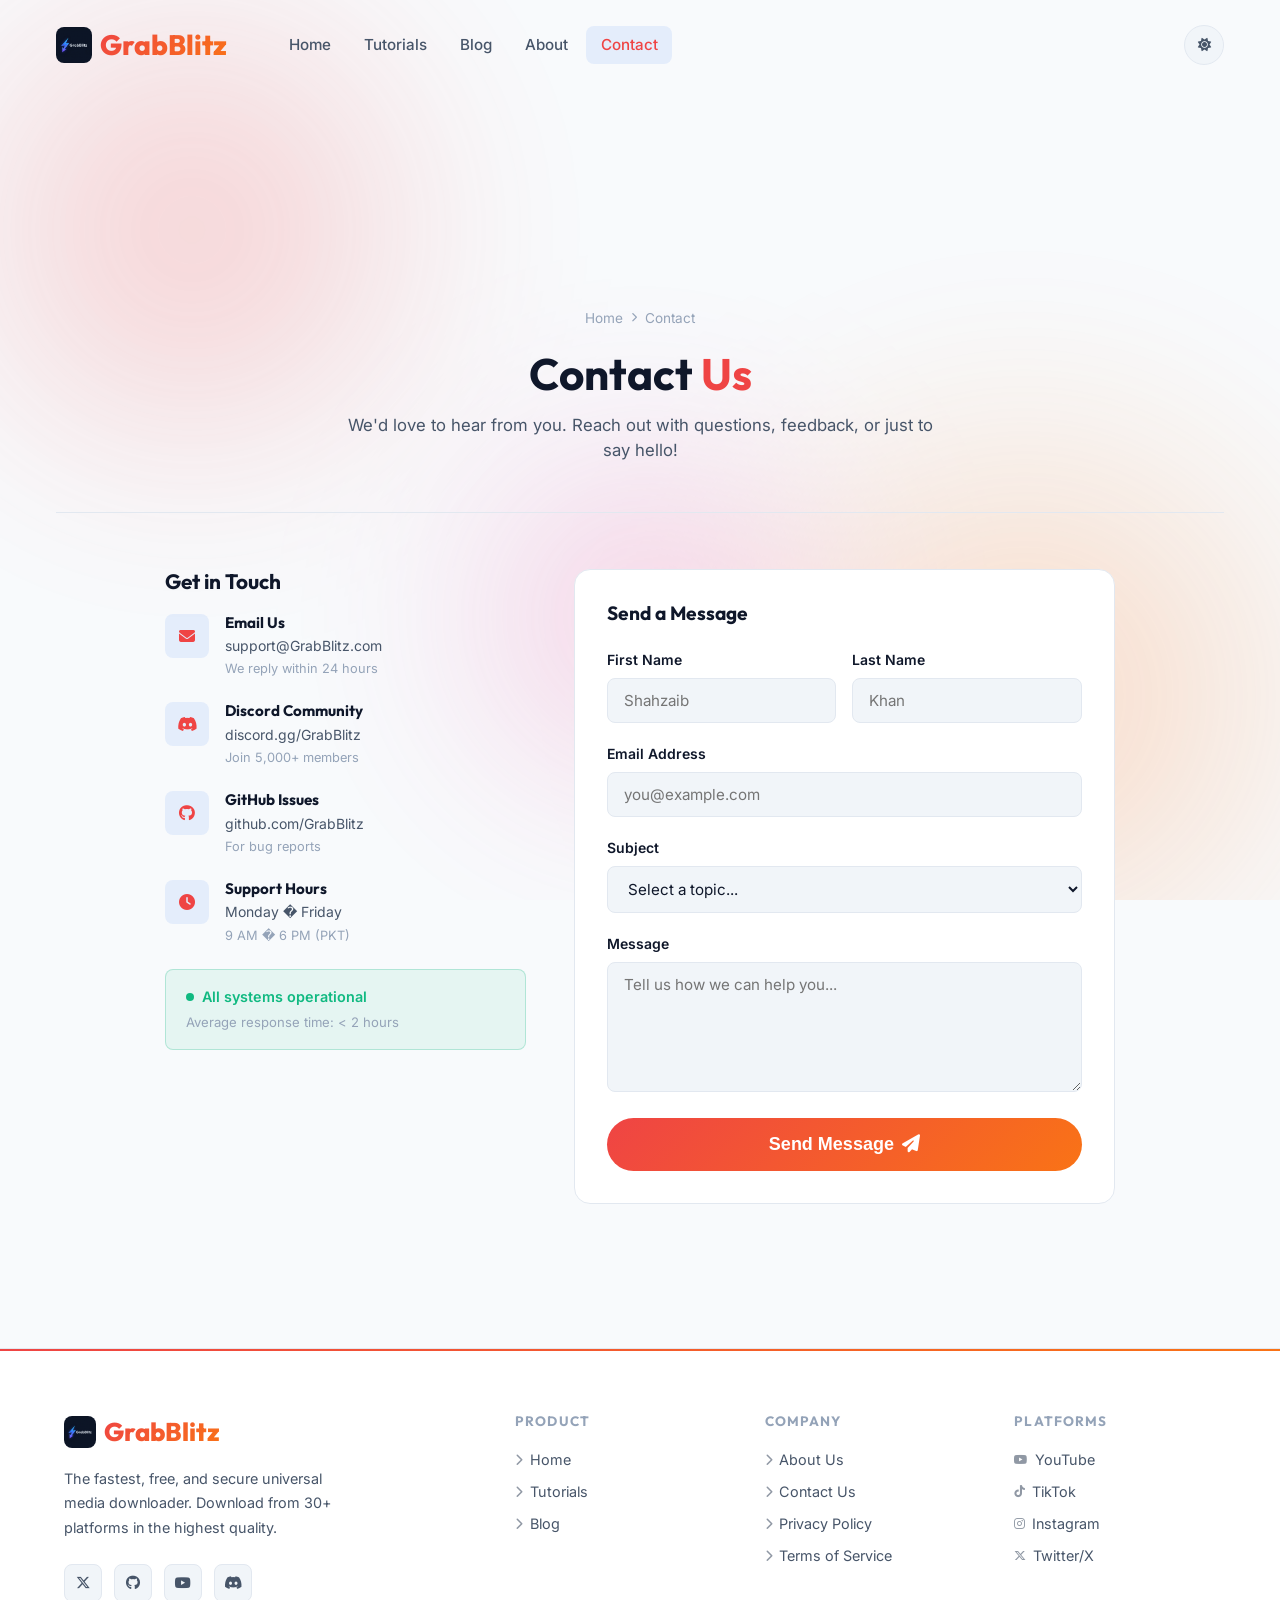
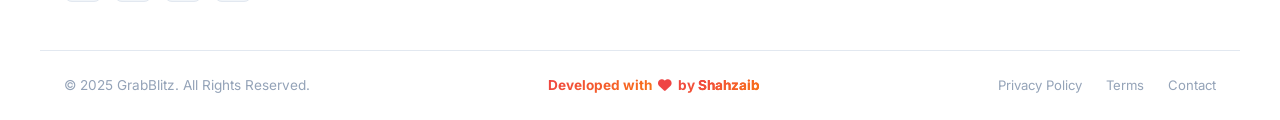
<file: client/contact.html>
<!DOCTYPE html>
<html lang="en" data-theme="dark">
<head>
    <meta charset="UTF-8">
    <meta name="viewport" content="width=device-width, initial-scale=1.0">
    <meta name="theme-color" content="#0f172a">
    <title>Contact Us - GrabBlitz | Get in Touch</title>
    <link rel="icon" type="image/png" href="assets/images/logo.png">
    <meta name="description" content="Get in touch with the GrabBlitz team. We're here to help with any questions, feedback, or support you need.">
    <link rel="preconnect" href="https://fonts.googleapis.com">
    <link rel="preconnect" href="https://fonts.gstatic.com" crossorigin>
    <link href="https://fonts.googleapis.com/css2?family=Outfit:wght@400;700;800&family=Inter:wght@400;500;600&display=swap" rel="stylesheet">
    <link rel="stylesheet" href="https://cdnjs.cloudflare.com/ajax/libs/font-awesome/6.4.0/css/all.min.css">
    <link rel="stylesheet" href="assets/css/main.css">
    <link rel="stylesheet" href="assets/css/components.css">
    <link rel="stylesheet" href="assets/css/animations.css">
    <link rel="stylesheet" href="assets/css/footer.css">
</head>
<body>
    <div class="bg-aurora">
        <div class="blob blob-1"></div>
        <div class="blob blob-2"></div>
        <div class="blob blob-3"></div>
    </div>

    <div class="container">
        <header class="navbar">
            <div class="navbar-left">
                <a href="index.html" class="logo">
                    <img src="assets/images/logo.png" alt="GrabBlitz Logo" style="width:36px;height:36px;border-radius:8px;object-fit:cover;">
                    <span>GrabBlitz</span>
                </a>
                <nav class="nav-links">
                    <a href="index.html" class="nav-link">Home</a>
                    <a href="tutorials.html" class="nav-link">Tutorials</a>
                    <a href="blogs.html" class="nav-link">Blog</a>
                    <a href="about.html" class="nav-link">About</a>
                    <a href="contact.html" class="nav-link active">Contact</a>
                </nav>
            </div>
            <div class="navbar-right">
                <button id="themeToggle" class="theme-toggle"><i class="fa-solid fa-moon"></i></button>
                <button class="hamburger" id="hamburgerBtn"><span></span><span></span><span></span></button>
            </div>
        </header>
        <nav class="mobile-nav" id="mobileNav">
            <a href="index.html" class="nav-link">Home</a>
            <a href="tutorials.html" class="nav-link">Tutorials</a>
            <a href="blogs.html" class="nav-link">Blog</a>
            <a href="about.html" class="nav-link">About</a>
            <a href="contact.html" class="nav-link active">Contact</a>
        </nav>

        <main>
            <div class="page-hero">
                <div class="breadcrumb">
                    <a href="index.html">Home</a>
                    <i class="fa-solid fa-chevron-right"></i>
                    <span>Contact</span>
                </div>
                <h1>Contact <span style="color:var(--accent-primary)">Us</span></h1>
                <p>We'd love to hear from you. Reach out with questions, feedback, or just to say hello!</p>
            </div>

            <div class="contact-grid">
                <!-- Contact Info -->
                <div class="contact-info">
                    <h3>Get in Touch</h3>

                    <div class="contact-detail">
                        <div class="contact-icon"><i class="fa-solid fa-envelope"></i></div>
                        <div class="contact-detail-text">
                            <h4>Email Us</h4>
                            <p>support@GrabBlitz.com</p>
                            <p style="font-size:0.8rem;color:var(--text-muted);margin-top:0.2rem;">We reply within 24 hours</p>
                        </div>
                    </div>

                    <div class="contact-detail">
                        <div class="contact-icon"><i class="fa-brands fa-discord"></i></div>
                        <div class="contact-detail-text">
                            <h4>Discord Community</h4>
                            <p>discord.gg/GrabBlitz</p>
                            <p style="font-size:0.8rem;color:var(--text-muted);margin-top:0.2rem;">Join 5,000+ members</p>
                        </div>
                    </div>

                    <div class="contact-detail">
                        <div class="contact-icon"><i class="fa-brands fa-github"></i></div>
                        <div class="contact-detail-text">
                            <h4>GitHub Issues</h4>
                            <p>github.com/GrabBlitz</p>
                            <p style="font-size:0.8rem;color:var(--text-muted);margin-top:0.2rem;">For bug reports</p>
                        </div>
                    </div>

                    <div class="contact-detail">
                        <div class="contact-icon"><i class="fa-solid fa-clock"></i></div>
                        <div class="contact-detail-text">
                            <h4>Support Hours</h4>
                            <p>Monday � Friday</p>
                            <p style="font-size:0.8rem;color:var(--text-muted);margin-top:0.2rem;">9 AM � 6 PM (PKT)</p>
                        </div>
                    </div>

                    <!-- Response time indicator -->
                    <div style="background:rgba(16,185,129,0.08);border:1px solid rgba(16,185,129,0.25);border-radius:var(--radius-md);padding:1rem 1.25rem;margin-top:0.5rem;">
                        <div style="display:flex;align-items:center;gap:0.5rem;color:#10b981;font-weight:600;font-size:0.9rem;">
                            <span style="width:8px;height:8px;background:#10b981;border-radius:50%;animation:pulse 2s infinite;"></span>
                            All systems operational
                        </div>
                        <p style="color:var(--text-muted);font-size:0.82rem;margin-top:0.35rem;">Average response time: &lt; 2 hours</p>
                    </div>
                </div>

                <!-- Contact Form -->
                <div class="contact-form">
                    <h3 style="margin-bottom:1.5rem;font-size:1.2rem;">Send a Message</h3>
                    <form id="contactForm" onsubmit="handleSubmit(event)">
                        <div class="form-row">
                            <div class="form-group">
                                <label for="firstName">First Name</label>
                                <input type="text" id="firstName" placeholder="Shahzaib" required>
                            </div>
                            <div class="form-group">
                                <label for="lastName">Last Name</label>
                                <input type="text" id="lastName" placeholder="Khan" required>
                            </div>
                        </div>
                        <div class="form-group">
                            <label for="email">Email Address</label>
                            <input type="email" id="email" placeholder="you@example.com" required>
                        </div>
                        <div class="form-group">
                            <label for="subject">Subject</label>
                            <select id="subject" required>
                                <option value="" disabled selected>Select a topic...</option>
                                <option value="support">Technical Support</option>
                                <option value="bug">Bug Report</option>
                                <option value="feature">Feature Request</option>
                                <option value="dmca">DMCA / Copyright</option>
                                <option value="business">Business Inquiry</option>
                                <option value="other">Other</option>
                            </select>
                        </div>
                        <div class="form-group">
                            <label for="message">Message</label>
                            <textarea id="message" placeholder="Tell us how we can help you..." required></textarea>
                        </div>
                        <button type="submit" class="btn-primary" style="width:100%;justify-content:center;padding:1rem;" id="submitBtn">
                            <span>Send Message</span>
                            <i class="fa-solid fa-paper-plane"></i>
                        </button>
                    </form>
                    <div id="successMsg" style="display:none;text-align:center;padding:2rem;">
                        <div style="font-size:3rem;margin-bottom:1rem;">?</div>
                        <h3 style="margin-bottom:0.5rem;">Message Sent!</h3>
                        <p style="color:var(--text-secondary);">Thanks for reaching out. We'll get back to you within 24 hours.</p>
                    </div>
                </div>
            </div>
        </main>
    </div>

    <footer class="site-footer">
        <div class="footer-main">
            <div class="footer-brand">
                <a href="index.html" class="footer-logo">
                    <img src="assets/images/logo.png" alt="GrabBlitz">
                    <span>GrabBlitz</span>
                </a>
                <p>The fastest, free, and secure universal media downloader. Download from 30+ platforms in the highest quality.</p>
                <div class="footer-socials">
                    <a href="#" class="social-btn"><i class="fa-brands fa-x-twitter"></i></a>
                    <a href="#" class="social-btn"><i class="fa-brands fa-github"></i></a>
                    <a href="#" class="social-btn"><i class="fa-brands fa-youtube"></i></a>
                    <a href="#" class="social-btn"><i class="fa-brands fa-discord"></i></a>
                </div>
            </div>
            <div class="footer-col">
                <h4>Product</h4>
                <ul>
                    <li><a href="index.html"><i class="fa-solid fa-chevron-right"></i> Home</a></li>
                    <li><a href="tutorials.html"><i class="fa-solid fa-chevron-right"></i> Tutorials</a></li>
                    <li><a href="blogs.html"><i class="fa-solid fa-chevron-right"></i> Blog</a></li>
                </ul>
            </div>
            <div class="footer-col">
                <h4>Company</h4>
                <ul>
                    <li><a href="about.html"><i class="fa-solid fa-chevron-right"></i> About Us</a></li>
                    <li><a href="contact.html"><i class="fa-solid fa-chevron-right"></i> Contact Us</a></li>
                    <li><a href="privacy.html"><i class="fa-solid fa-chevron-right"></i> Privacy Policy</a></li>
                    <li><a href="terms.html"><i class="fa-solid fa-chevron-right"></i> Terms of Service</a></li>
                </ul>
            </div>
            <div class="footer-col">
                <h4>Platforms</h4>
                <ul>
                    <li><a href="tutorials.html#yt"><i class="fa-brands fa-youtube"></i> YouTube</a></li>
                    <li><a href="tutorials.html#tiktok"><i class="fa-brands fa-tiktok"></i> TikTok</a></li>
                    <li><a href="tutorials.html#instagram"><i class="fa-brands fa-instagram"></i> Instagram</a></li>
                    <li><a href="tutorials.html#twitter"><i class="fa-brands fa-x-twitter"></i> Twitter/X</a></li>
                </ul>
            </div>
        </div>
        <div class="footer-bottom">
            <p>&copy; 2025 GrabBlitz. All Rights Reserved.</p>
            <div class="dev-credit">
                <span>Developed with</span>
                <i class="fa-solid fa-heart"></i>
                <span>by <span>Shahzaib</span></span>
            </div>
            <div class="footer-legal">
                <a href="privacy.html">Privacy Policy</a>
                <a href="terms.html">Terms</a>
                <a href="contact.html">Contact</a>
            </div>
        </div>
    </footer>

    <style>
        @keyframes pulse {
            0%, 100% { opacity: 1; }
            50% { opacity: 0.4; }
        }
    </style>
    <script>
        const themeToggle = document.getElementById('themeToggle');
        const html = document.documentElement;
        const savedTheme = localStorage.getItem('gb-theme') || 'dark';
        html.setAttribute('data-theme', savedTheme);
        themeToggle.querySelector('i').className = savedTheme === 'dark' ? 'fa-solid fa-moon' : 'fa-solid fa-sun';
        themeToggle.addEventListener('click', () => {
            const newTheme = html.getAttribute('data-theme') === 'dark' ? 'light' : 'dark';
            html.setAttribute('data-theme', newTheme);
            localStorage.setItem('gb-theme', newTheme);
            themeToggle.querySelector('i').className = newTheme === 'dark' ? 'fa-solid fa-moon' : 'fa-solid fa-sun';
        });
        document.getElementById('hamburgerBtn').addEventListener('click', () => {
            document.getElementById('mobileNav').classList.toggle('open');
        });
        function handleSubmit(e) {
            e.preventDefault();
            const btn = document.getElementById('submitBtn');
            btn.disabled = true;
            btn.innerHTML = '<i class="fa-solid fa-spinner fa-spin"></i> Sending...';
            setTimeout(() => {
                document.getElementById('contactForm').style.display = 'none';
                document.getElementById('successMsg').style.display = 'block';
            }, 1500);
        }
    </script>
<script type="module" src="assets/js/ads.js"></script>
</body>
</html>
</file>
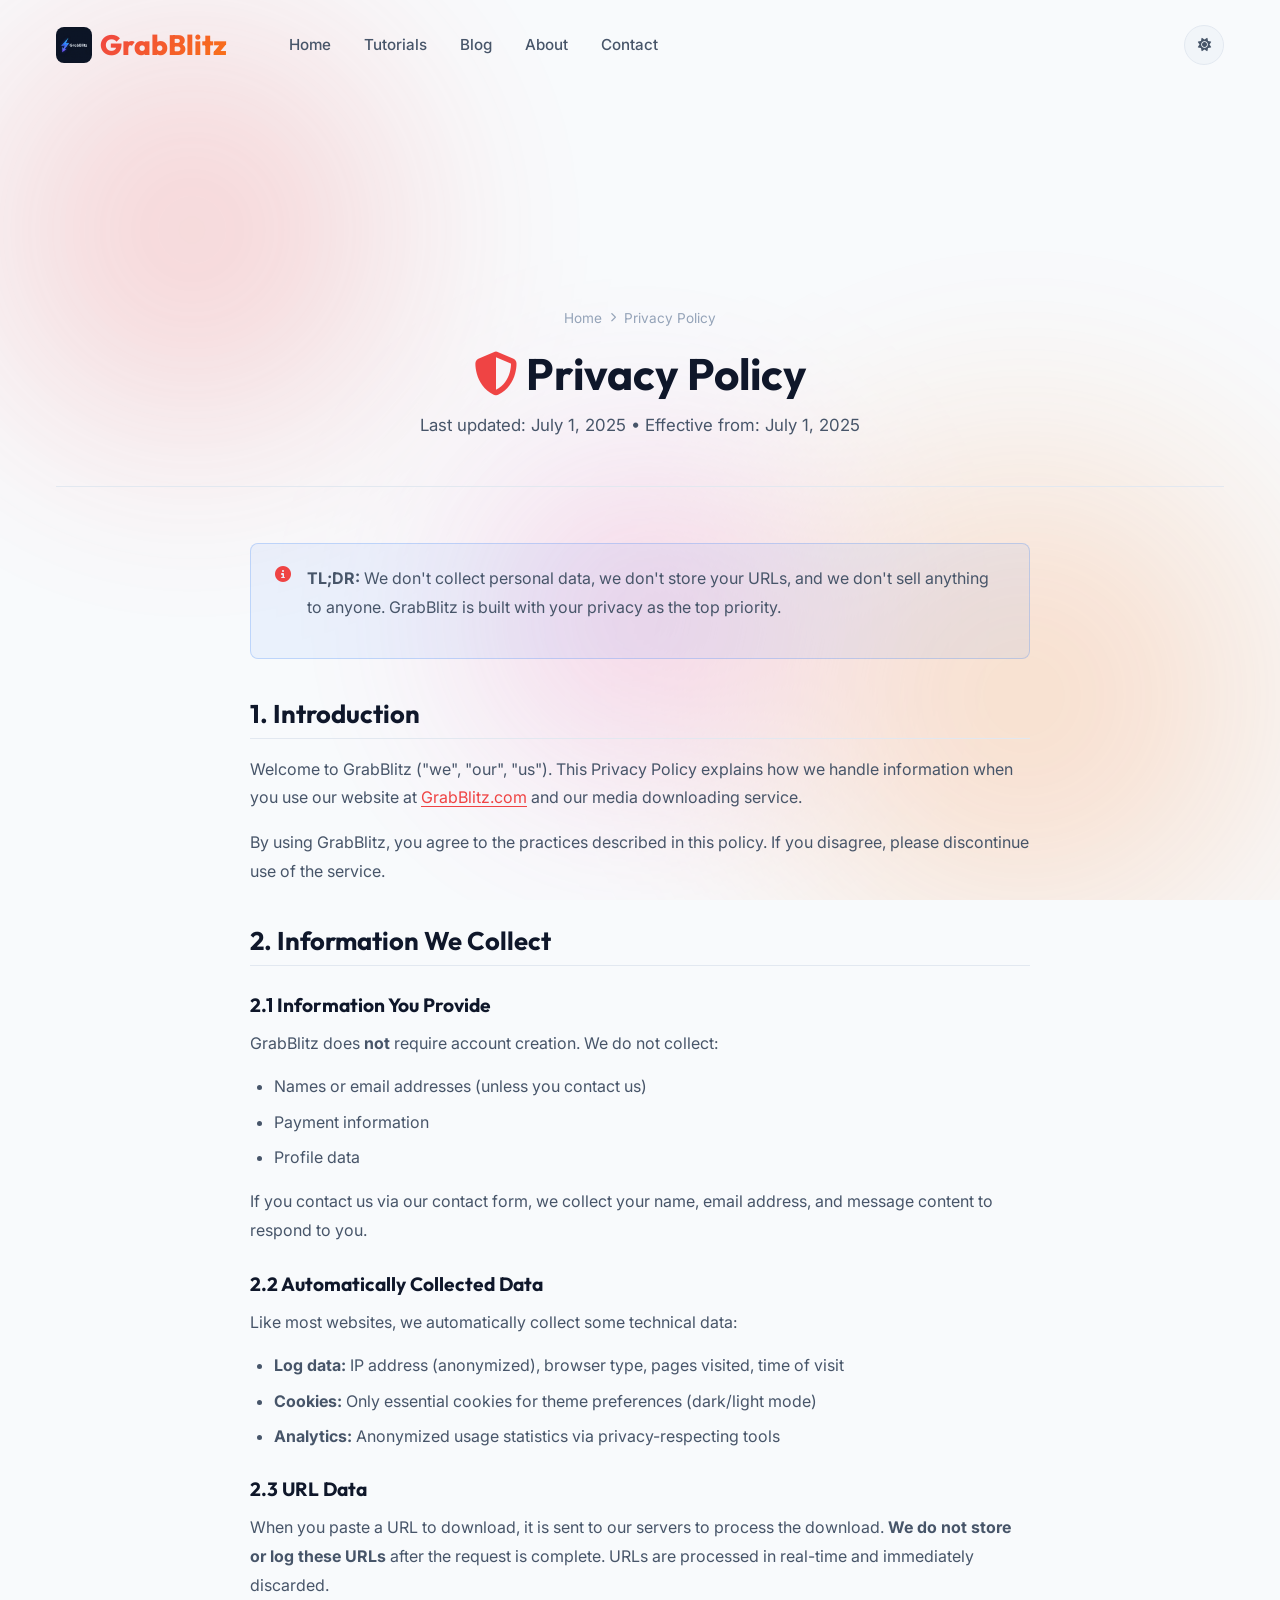
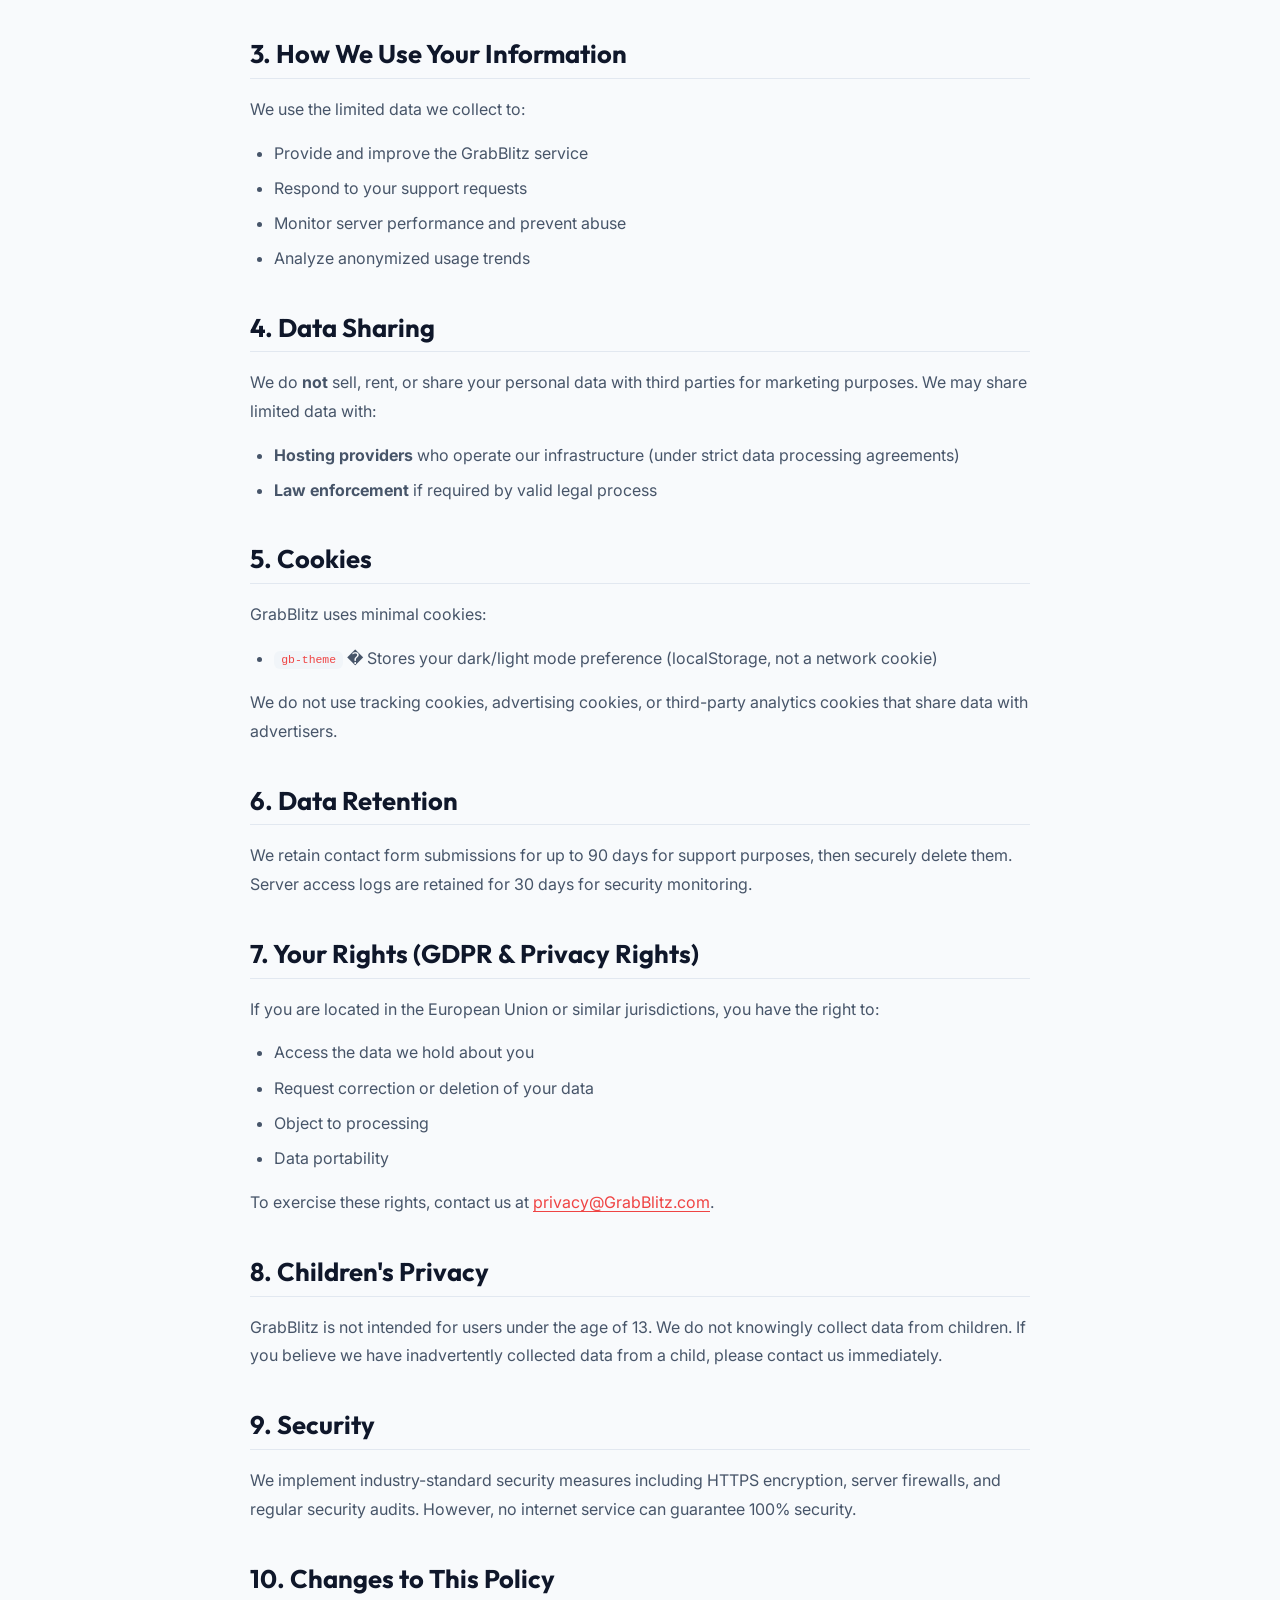
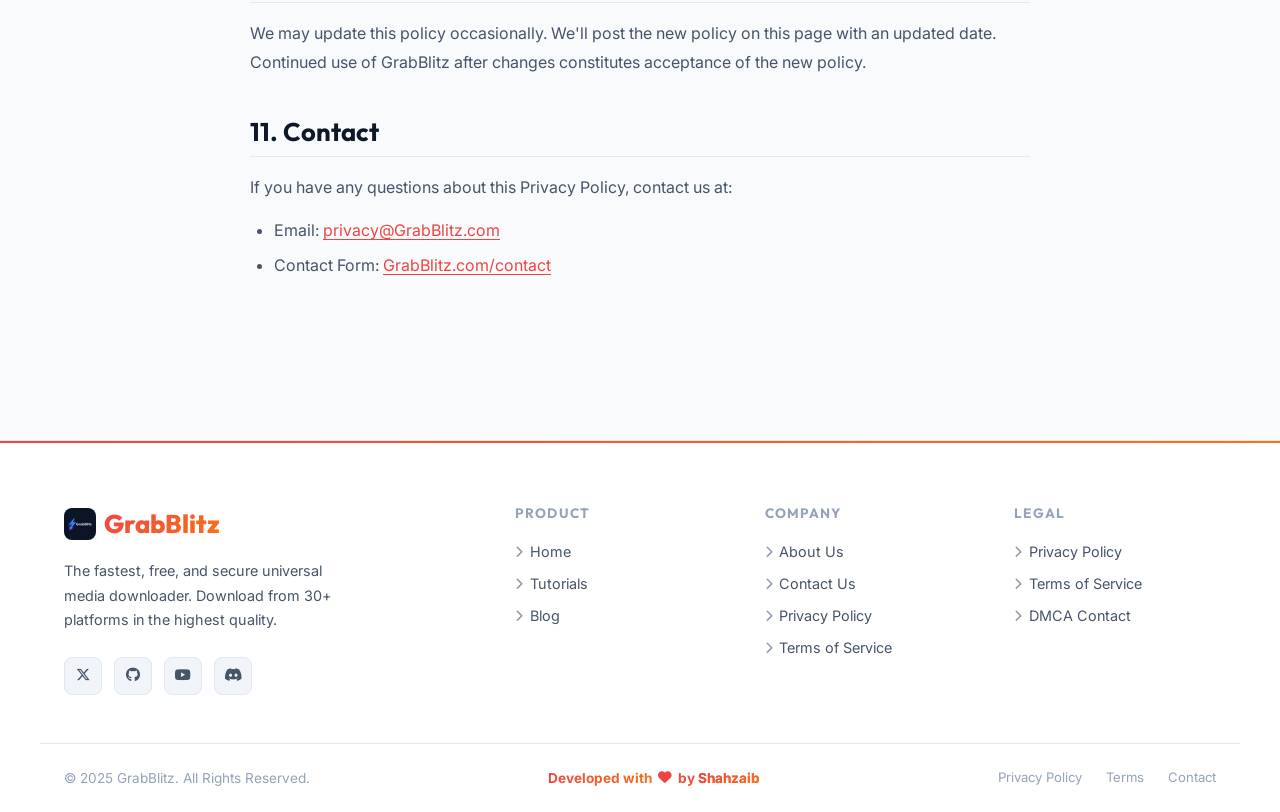
<file: client/privacy.html>
<!DOCTYPE html>
<html lang="en" data-theme="dark">
<head>
    <meta charset="UTF-8">
    <meta name="viewport" content="width=device-width, initial-scale=1.0">
    <meta name="theme-color" content="#0f172a">
    <title>Privacy Policy - GrabBlitz</title>
    <link rel="icon" type="image/png" href="assets/images/logo.png">
    <meta name="description" content="Read GrabBlitz's Privacy Policy to understand how we handle your data, what we collect, and how we protect your privacy.">
    <link rel="preconnect" href="https://fonts.googleapis.com">
    <link rel="preconnect" href="https://fonts.gstatic.com" crossorigin>
    <link href="https://fonts.googleapis.com/css2?family=Outfit:wght@400;700;800&family=Inter:wght@400;500;600&display=swap" rel="stylesheet">
    <link rel="stylesheet" href="https://cdnjs.cloudflare.com/ajax/libs/font-awesome/6.4.0/css/all.min.css">
    <link rel="stylesheet" href="assets/css/main.css">
    <link rel="stylesheet" href="assets/css/components.css">
    <link rel="stylesheet" href="assets/css/animations.css">
    <link rel="stylesheet" href="assets/css/footer.css">
</head>
<body>
    <div class="bg-aurora">
        <div class="blob blob-1"></div>
        <div class="blob blob-2"></div>
        <div class="blob blob-3"></div>
    </div>

    <div class="container">
        <header class="navbar">
            <div class="navbar-left">
                <a href="index.html" class="logo">
                    <img src="assets/images/logo.png" alt="GrabBlitz Logo" style="width:36px;height:36px;border-radius:8px;object-fit:cover;">
                    <span>GrabBlitz</span>
                </a>
                <nav class="nav-links">
                    <a href="index.html" class="nav-link">Home</a>
                    <a href="tutorials.html" class="nav-link">Tutorials</a>
                    <a href="blogs.html" class="nav-link">Blog</a>
                    <a href="about.html" class="nav-link">About</a>
                    <a href="contact.html" class="nav-link">Contact</a>
                </nav>
            </div>
            <div class="navbar-right">
                <button id="themeToggle" class="theme-toggle"><i class="fa-solid fa-moon"></i></button>
                <button class="hamburger" id="hamburgerBtn"><span></span><span></span><span></span></button>
            </div>
        </header>
        <nav class="mobile-nav" id="mobileNav">
            <a href="index.html" class="nav-link">Home</a>
            <a href="tutorials.html" class="nav-link">Tutorials</a>
            <a href="blogs.html" class="nav-link">Blog</a>
            <a href="about.html" class="nav-link">About</a>
            <a href="contact.html" class="nav-link">Contact</a>
        </nav>

        <main>
            <div class="page-hero">
                <div class="breadcrumb">
                    <a href="index.html">Home</a>
                    <i class="fa-solid fa-chevron-right"></i>
                    <span>Privacy Policy</span>
                </div>
                <h1><i class="fa-solid fa-shield-halved" style="color:var(--accent-primary);"></i> Privacy Policy</h1>
                <p>Last updated: July 1, 2025 &bull; Effective from: July 1, 2025</p>
            </div>

            <div class="prose-content">
                <div class="info-box">
                    <i class="fa-solid fa-circle-info"></i>
                    <p><strong>TL;DR:</strong> We don't collect personal data, we don't store your URLs, and we don't sell anything to anyone. GrabBlitz is built with your privacy as the top priority.</p>
                </div>

                <h2>1. Introduction</h2>
                <p>Welcome to GrabBlitz ("we", "our", "us"). This Privacy Policy explains how we handle information when you use our website at <a href="https://GrabBlitz.com">GrabBlitz.com</a> and our media downloading service.</p>
                <p>By using GrabBlitz, you agree to the practices described in this policy. If you disagree, please discontinue use of the service.</p>

                <h2>2. Information We Collect</h2>
                <h3>2.1 Information You Provide</h3>
                <p>GrabBlitz does <strong>not</strong> require account creation. We do not collect:</p>
                <ul>
                    <li>Names or email addresses (unless you contact us)</li>
                    <li>Payment information</li>
                    <li>Profile data</li>
                </ul>
                <p>If you contact us via our contact form, we collect your name, email address, and message content to respond to you.</p>

                <h3>2.2 Automatically Collected Data</h3>
                <p>Like most websites, we automatically collect some technical data:</p>
                <ul>
                    <li><strong>Log data:</strong> IP address (anonymized), browser type, pages visited, time of visit</li>
                    <li><strong>Cookies:</strong> Only essential cookies for theme preferences (dark/light mode)</li>
                    <li><strong>Analytics:</strong> Anonymized usage statistics via privacy-respecting tools</li>
                </ul>

                <h3>2.3 URL Data</h3>
                <p>When you paste a URL to download, it is sent to our servers to process the download. <strong>We do not store or log these URLs</strong> after the request is complete. URLs are processed in real-time and immediately discarded.</p>

                <h2>3. How We Use Your Information</h2>
                <p>We use the limited data we collect to:</p>
                <ul>
                    <li>Provide and improve the GrabBlitz service</li>
                    <li>Respond to your support requests</li>
                    <li>Monitor server performance and prevent abuse</li>
                    <li>Analyze anonymized usage trends</li>
                </ul>

                <h2>4. Data Sharing</h2>
                <p>We do <strong>not</strong> sell, rent, or share your personal data with third parties for marketing purposes. We may share limited data with:</p>
                <ul>
                    <li><strong>Hosting providers</strong> who operate our infrastructure (under strict data processing agreements)</li>
                    <li><strong>Law enforcement</strong> if required by valid legal process</li>
                </ul>

                <h2>5. Cookies</h2>
                <p>GrabBlitz uses minimal cookies:</p>
                <ul>
                    <li><code>gb-theme</code> � Stores your dark/light mode preference (localStorage, not a network cookie)</li>
                </ul>
                <p>We do not use tracking cookies, advertising cookies, or third-party analytics cookies that share data with advertisers.</p>

                <h2>6. Data Retention</h2>
                <p>We retain contact form submissions for up to 90 days for support purposes, then securely delete them. Server access logs are retained for 30 days for security monitoring.</p>

                <h2>7. Your Rights (GDPR & Privacy Rights)</h2>
                <p>If you are located in the European Union or similar jurisdictions, you have the right to:</p>
                <ul>
                    <li>Access the data we hold about you</li>
                    <li>Request correction or deletion of your data</li>
                    <li>Object to processing</li>
                    <li>Data portability</li>
                </ul>
                <p>To exercise these rights, contact us at <a href="mailto:privacy@GrabBlitz.com">privacy@GrabBlitz.com</a>.</p>

                <h2>8. Children's Privacy</h2>
                <p>GrabBlitz is not intended for users under the age of 13. We do not knowingly collect data from children. If you believe we have inadvertently collected data from a child, please contact us immediately.</p>

                <h2>9. Security</h2>
                <p>We implement industry-standard security measures including HTTPS encryption, server firewalls, and regular security audits. However, no internet service can guarantee 100% security.</p>

                <h2>10. Changes to This Policy</h2>
                <p>We may update this policy occasionally. We'll post the new policy on this page with an updated date. Continued use of GrabBlitz after changes constitutes acceptance of the new policy.</p>

                <h2>11. Contact</h2>
                <p>If you have any questions about this Privacy Policy, contact us at:</p>
                <ul>
                    <li>Email: <a href="mailto:privacy@GrabBlitz.com">privacy@GrabBlitz.com</a></li>
                    <li>Contact Form: <a href="contact.html">GrabBlitz.com/contact</a></li>
                </ul>
            </div>
        </main>
    </div>

    <footer class="site-footer">
        <div class="footer-main">
            <div class="footer-brand">
                <a href="index.html" class="footer-logo">
                    <img src="assets/images/logo.png" alt="GrabBlitz">
                    <span>GrabBlitz</span>
                </a>
                <p>The fastest, free, and secure universal media downloader. Download from 30+ platforms in the highest quality.</p>
                <div class="footer-socials">
                    <a href="#" class="social-btn"><i class="fa-brands fa-x-twitter"></i></a>
                    <a href="#" class="social-btn"><i class="fa-brands fa-github"></i></a>
                    <a href="#" class="social-btn"><i class="fa-brands fa-youtube"></i></a>
                    <a href="#" class="social-btn"><i class="fa-brands fa-discord"></i></a>
                </div>
            </div>
            <div class="footer-col">
                <h4>Product</h4>
                <ul>
                    <li><a href="index.html"><i class="fa-solid fa-chevron-right"></i> Home</a></li>
                    <li><a href="tutorials.html"><i class="fa-solid fa-chevron-right"></i> Tutorials</a></li>
                    <li><a href="blogs.html"><i class="fa-solid fa-chevron-right"></i> Blog</a></li>
                </ul>
            </div>
            <div class="footer-col">
                <h4>Company</h4>
                <ul>
                    <li><a href="about.html"><i class="fa-solid fa-chevron-right"></i> About Us</a></li>
                    <li><a href="contact.html"><i class="fa-solid fa-chevron-right"></i> Contact Us</a></li>
                    <li><a href="privacy.html"><i class="fa-solid fa-chevron-right"></i> Privacy Policy</a></li>
                    <li><a href="terms.html"><i class="fa-solid fa-chevron-right"></i> Terms of Service</a></li>
                </ul>
            </div>
            <div class="footer-col">
                <h4>Legal</h4>
                <ul>
                    <li><a href="privacy.html"><i class="fa-solid fa-chevron-right"></i> Privacy Policy</a></li>
                    <li><a href="terms.html"><i class="fa-solid fa-chevron-right"></i> Terms of Service</a></li>
                    <li><a href="contact.html"><i class="fa-solid fa-chevron-right"></i> DMCA Contact</a></li>
                </ul>
            </div>
        </div>
        <div class="footer-bottom">
            <p>&copy; 2025 GrabBlitz. All Rights Reserved.</p>
            <div class="dev-credit">
                <span>Developed with</span>
                <i class="fa-solid fa-heart"></i>
                <span>by <span>Shahzaib</span></span>
            </div>
            <div class="footer-legal">
                <a href="privacy.html">Privacy Policy</a>
                <a href="terms.html">Terms</a>
                <a href="contact.html">Contact</a>
            </div>
        </div>
    </footer>

    <script>
        const themeToggle = document.getElementById('themeToggle');
        const html = document.documentElement;
        const savedTheme = localStorage.getItem('gb-theme') || 'dark';
        html.setAttribute('data-theme', savedTheme);
        themeToggle.querySelector('i').className = savedTheme === 'dark' ? 'fa-solid fa-moon' : 'fa-solid fa-sun';
        themeToggle.addEventListener('click', () => {
            const newTheme = html.getAttribute('data-theme') === 'dark' ? 'light' : 'dark';
            html.setAttribute('data-theme', newTheme);
            localStorage.setItem('gb-theme', newTheme);
            themeToggle.querySelector('i').className = newTheme === 'dark' ? 'fa-solid fa-moon' : 'fa-solid fa-sun';
        });
        document.getElementById('hamburgerBtn').addEventListener('click', () => {
            document.getElementById('mobileNav').classList.toggle('open');
        });
    </script>
<script type="module" src="assets/js/ads.js"></script>
</body>
</html>
</file>
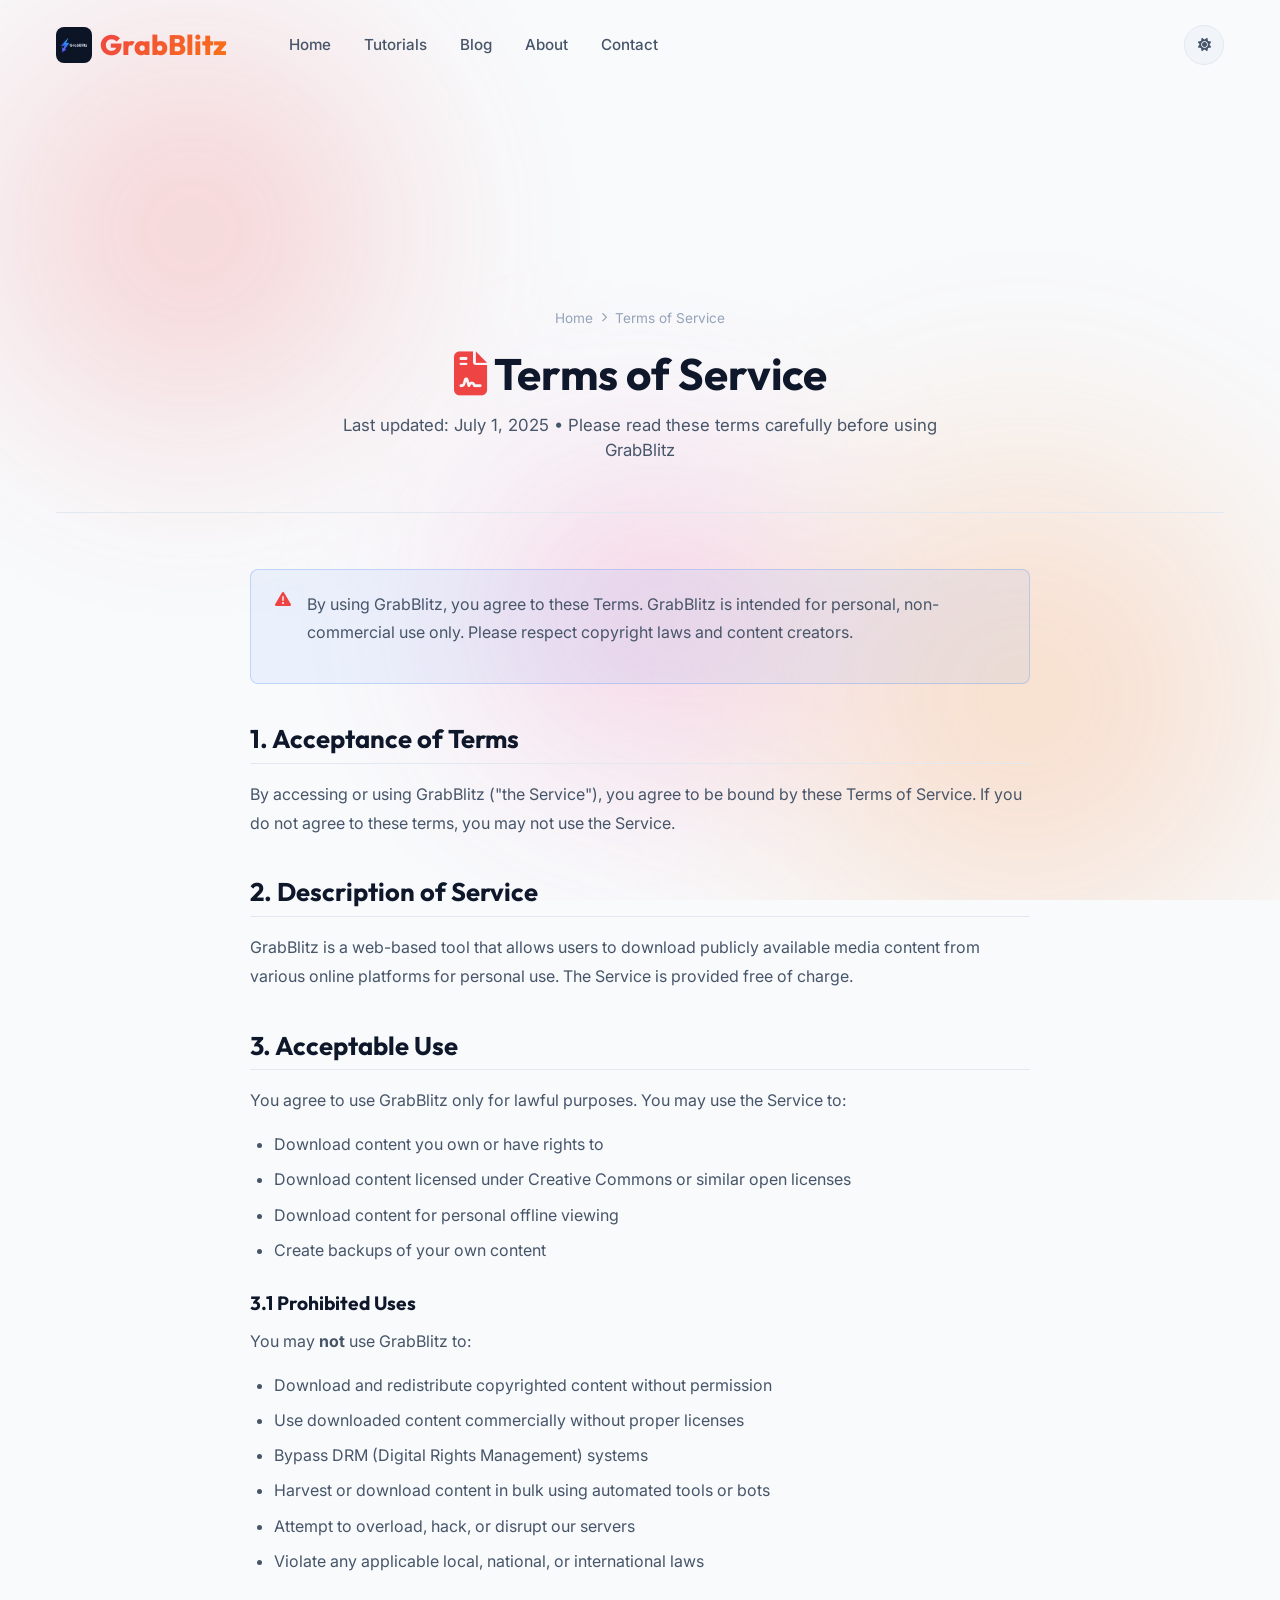
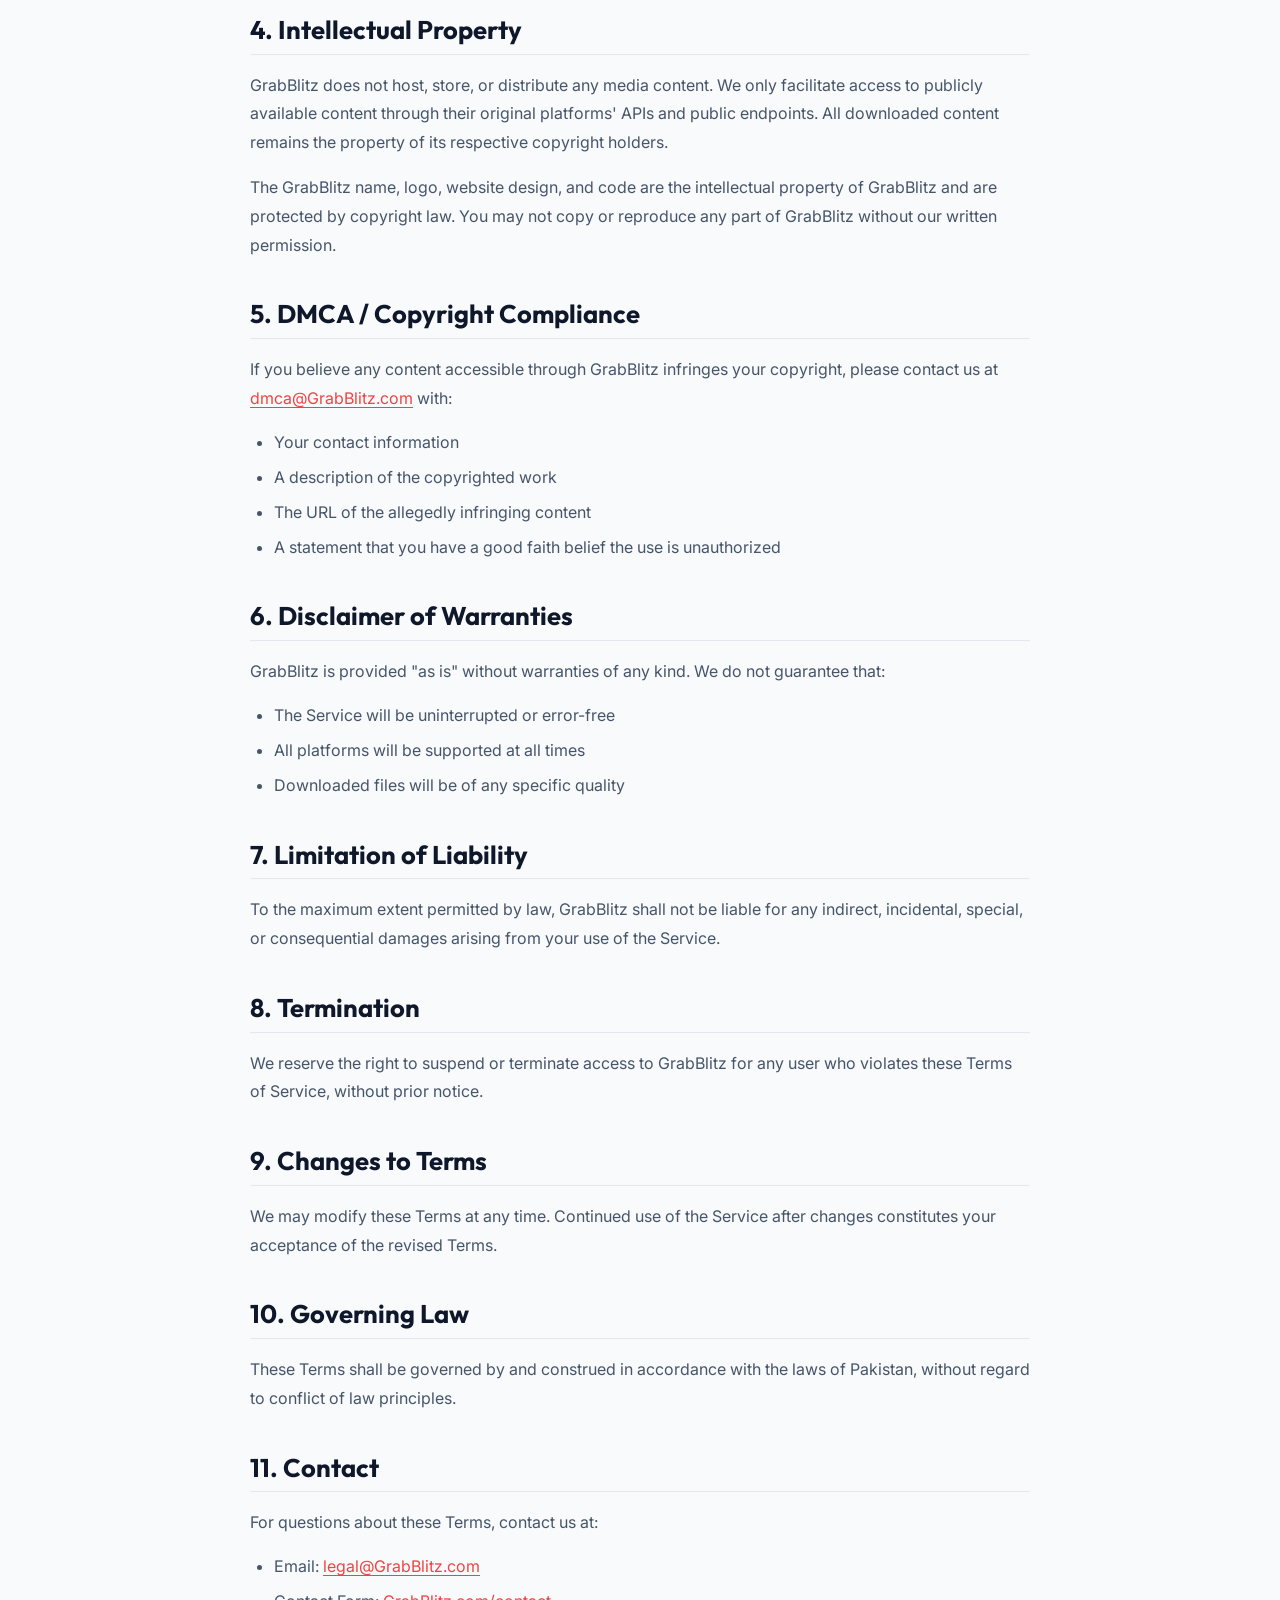
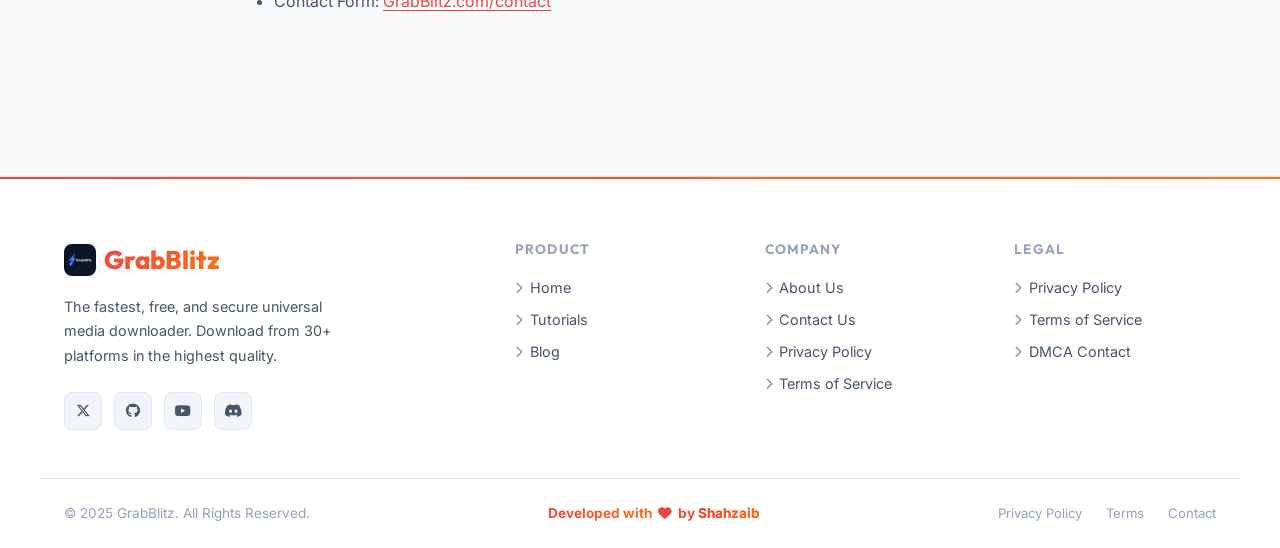
<file: client/terms.html>
<!DOCTYPE html>
<html lang="en" data-theme="dark">
<head>
    <meta charset="UTF-8">
    <meta name="viewport" content="width=device-width, initial-scale=1.0">
    <meta name="theme-color" content="#0f172a">
    <title>Terms of Service - GrabBlitz</title>
    <link rel="icon" type="image/png" href="assets/images/logo.png">
    <meta name="description" content="Read GrabBlitz's Terms of Service to understand the rules and guidelines for using our media downloading service.">
    <link rel="preconnect" href="https://fonts.googleapis.com">
    <link rel="preconnect" href="https://fonts.gstatic.com" crossorigin>
    <link href="https://fonts.googleapis.com/css2?family=Outfit:wght@400;700;800&family=Inter:wght@400;500;600&display=swap" rel="stylesheet">
    <link rel="stylesheet" href="https://cdnjs.cloudflare.com/ajax/libs/font-awesome/6.4.0/css/all.min.css">
    <link rel="stylesheet" href="assets/css/main.css">
    <link rel="stylesheet" href="assets/css/components.css">
    <link rel="stylesheet" href="assets/css/animations.css">
    <link rel="stylesheet" href="assets/css/footer.css">
</head>
<body>
    <div class="bg-aurora">
        <div class="blob blob-1"></div>
        <div class="blob blob-2"></div>
        <div class="blob blob-3"></div>
    </div>

    <div class="container">
        <header class="navbar">
            <div class="navbar-left">
                <a href="index.html" class="logo">
                    <img src="assets/images/logo.png" alt="GrabBlitz Logo" style="width:36px;height:36px;border-radius:8px;object-fit:cover;">
                    <span>GrabBlitz</span>
                </a>
                <nav class="nav-links">
                    <a href="index.html" class="nav-link">Home</a>
                    <a href="tutorials.html" class="nav-link">Tutorials</a>
                    <a href="blogs.html" class="nav-link">Blog</a>
                    <a href="about.html" class="nav-link">About</a>
                    <a href="contact.html" class="nav-link">Contact</a>
                </nav>
            </div>
            <div class="navbar-right">
                <button id="themeToggle" class="theme-toggle"><i class="fa-solid fa-moon"></i></button>
                <button class="hamburger" id="hamburgerBtn"><span></span><span></span><span></span></button>
            </div>
        </header>
        <nav class="mobile-nav" id="mobileNav">
            <a href="index.html" class="nav-link">Home</a>
            <a href="tutorials.html" class="nav-link">Tutorials</a>
            <a href="blogs.html" class="nav-link">Blog</a>
            <a href="about.html" class="nav-link">About</a>
            <a href="contact.html" class="nav-link">Contact</a>
        </nav>

        <main>
            <div class="page-hero">
                <div class="breadcrumb">
                    <a href="index.html">Home</a>
                    <i class="fa-solid fa-chevron-right"></i>
                    <span>Terms of Service</span>
                </div>
                <h1><i class="fa-solid fa-file-contract" style="color:var(--accent-primary);"></i> Terms of Service</h1>
                <p>Last updated: July 1, 2025 &bull; Please read these terms carefully before using GrabBlitz</p>
            </div>

            <div class="prose-content">
                <div class="info-box">
                    <i class="fa-solid fa-triangle-exclamation"></i>
                    <p>By using GrabBlitz, you agree to these Terms. GrabBlitz is intended for personal, non-commercial use only. Please respect copyright laws and content creators.</p>
                </div>

                <h2>1. Acceptance of Terms</h2>
                <p>By accessing or using GrabBlitz ("the Service"), you agree to be bound by these Terms of Service. If you do not agree to these terms, you may not use the Service.</p>

                <h2>2. Description of Service</h2>
                <p>GrabBlitz is a web-based tool that allows users to download publicly available media content from various online platforms for personal use. The Service is provided free of charge.</p>

                <h2>3. Acceptable Use</h2>
                <p>You agree to use GrabBlitz only for lawful purposes. You may use the Service to:</p>
                <ul>
                    <li>Download content you own or have rights to</li>
                    <li>Download content licensed under Creative Commons or similar open licenses</li>
                    <li>Download content for personal offline viewing</li>
                    <li>Create backups of your own content</li>
                </ul>

                <h3>3.1 Prohibited Uses</h3>
                <p>You may <strong>not</strong> use GrabBlitz to:</p>
                <ul>
                    <li>Download and redistribute copyrighted content without permission</li>
                    <li>Use downloaded content commercially without proper licenses</li>
                    <li>Bypass DRM (Digital Rights Management) systems</li>
                    <li>Harvest or download content in bulk using automated tools or bots</li>
                    <li>Attempt to overload, hack, or disrupt our servers</li>
                    <li>Violate any applicable local, national, or international laws</li>
                </ul>

                <h2>4. Intellectual Property</h2>
                <p>GrabBlitz does not host, store, or distribute any media content. We only facilitate access to publicly available content through their original platforms' APIs and public endpoints. All downloaded content remains the property of its respective copyright holders.</p>
                <p>The GrabBlitz name, logo, website design, and code are the intellectual property of GrabBlitz and are protected by copyright law. You may not copy or reproduce any part of GrabBlitz without our written permission.</p>

                <h2>5. DMCA / Copyright Compliance</h2>
                <p>If you believe any content accessible through GrabBlitz infringes your copyright, please contact us at <a href="mailto:dmca@GrabBlitz.com">dmca@GrabBlitz.com</a> with:</p>
                <ul>
                    <li>Your contact information</li>
                    <li>A description of the copyrighted work</li>
                    <li>The URL of the allegedly infringing content</li>
                    <li>A statement that you have a good faith belief the use is unauthorized</li>
                </ul>

                <h2>6. Disclaimer of Warranties</h2>
                <p>GrabBlitz is provided "as is" without warranties of any kind. We do not guarantee that:</p>
                <ul>
                    <li>The Service will be uninterrupted or error-free</li>
                    <li>All platforms will be supported at all times</li>
                    <li>Downloaded files will be of any specific quality</li>
                </ul>

                <h2>7. Limitation of Liability</h2>
                <p>To the maximum extent permitted by law, GrabBlitz shall not be liable for any indirect, incidental, special, or consequential damages arising from your use of the Service.</p>

                <h2>8. Termination</h2>
                <p>We reserve the right to suspend or terminate access to GrabBlitz for any user who violates these Terms of Service, without prior notice.</p>

                <h2>9. Changes to Terms</h2>
                <p>We may modify these Terms at any time. Continued use of the Service after changes constitutes your acceptance of the revised Terms.</p>

                <h2>10. Governing Law</h2>
                <p>These Terms shall be governed by and construed in accordance with the laws of Pakistan, without regard to conflict of law principles.</p>

                <h2>11. Contact</h2>
                <p>For questions about these Terms, contact us at:</p>
                <ul>
                    <li>Email: <a href="mailto:legal@GrabBlitz.com">legal@GrabBlitz.com</a></li>
                    <li>Contact Form: <a href="contact.html">GrabBlitz.com/contact</a></li>
                </ul>
            </div>
        </main>
    </div>

    <footer class="site-footer">
        <div class="footer-main">
            <div class="footer-brand">
                <a href="index.html" class="footer-logo">
                    <img src="assets/images/logo.png" alt="GrabBlitz">
                    <span>GrabBlitz</span>
                </a>
                <p>The fastest, free, and secure universal media downloader. Download from 30+ platforms in the highest quality.</p>
                <div class="footer-socials">
                    <a href="#" class="social-btn"><i class="fa-brands fa-x-twitter"></i></a>
                    <a href="#" class="social-btn"><i class="fa-brands fa-github"></i></a>
                    <a href="#" class="social-btn"><i class="fa-brands fa-youtube"></i></a>
                    <a href="#" class="social-btn"><i class="fa-brands fa-discord"></i></a>
                </div>
            </div>
            <div class="footer-col">
                <h4>Product</h4>
                <ul>
                    <li><a href="index.html"><i class="fa-solid fa-chevron-right"></i> Home</a></li>
                    <li><a href="tutorials.html"><i class="fa-solid fa-chevron-right"></i> Tutorials</a></li>
                    <li><a href="blogs.html"><i class="fa-solid fa-chevron-right"></i> Blog</a></li>
                </ul>
            </div>
            <div class="footer-col">
                <h4>Company</h4>
                <ul>
                    <li><a href="about.html"><i class="fa-solid fa-chevron-right"></i> About Us</a></li>
                    <li><a href="contact.html"><i class="fa-solid fa-chevron-right"></i> Contact Us</a></li>
                    <li><a href="privacy.html"><i class="fa-solid fa-chevron-right"></i> Privacy Policy</a></li>
                    <li><a href="terms.html"><i class="fa-solid fa-chevron-right"></i> Terms of Service</a></li>
                </ul>
            </div>
            <div class="footer-col">
                <h4>Legal</h4>
                <ul>
                    <li><a href="privacy.html"><i class="fa-solid fa-chevron-right"></i> Privacy Policy</a></li>
                    <li><a href="terms.html"><i class="fa-solid fa-chevron-right"></i> Terms of Service</a></li>
                    <li><a href="contact.html"><i class="fa-solid fa-chevron-right"></i> DMCA Contact</a></li>
                </ul>
            </div>
        </div>
        <div class="footer-bottom">
            <p>&copy; 2025 GrabBlitz. All Rights Reserved.</p>
            <div class="dev-credit">
                <span>Developed with</span>
                <i class="fa-solid fa-heart"></i>
                <span>by <span>Shahzaib</span></span>
            </div>
            <div class="footer-legal">
                <a href="privacy.html">Privacy Policy</a>
                <a href="terms.html">Terms</a>
                <a href="contact.html">Contact</a>
            </div>
        </div>
    </footer>

    <script>
        const themeToggle = document.getElementById('themeToggle');
        const html = document.documentElement;
        const savedTheme = localStorage.getItem('gb-theme') || 'dark';
        html.setAttribute('data-theme', savedTheme);
        themeToggle.querySelector('i').className = savedTheme === 'dark' ? 'fa-solid fa-moon' : 'fa-solid fa-sun';
        themeToggle.addEventListener('click', () => {
            const newTheme = html.getAttribute('data-theme') === 'dark' ? 'light' : 'dark';
            html.setAttribute('data-theme', newTheme);
            localStorage.setItem('gb-theme', newTheme);
            themeToggle.querySelector('i').className = newTheme === 'dark' ? 'fa-solid fa-moon' : 'fa-solid fa-sun';
        });
        document.getElementById('hamburgerBtn').addEventListener('click', () => {
            document.getElementById('mobileNav').classList.toggle('open');
        });
    </script>
<script type="module" src="assets/js/ads.js"></script>
</body>
</html>
</file>
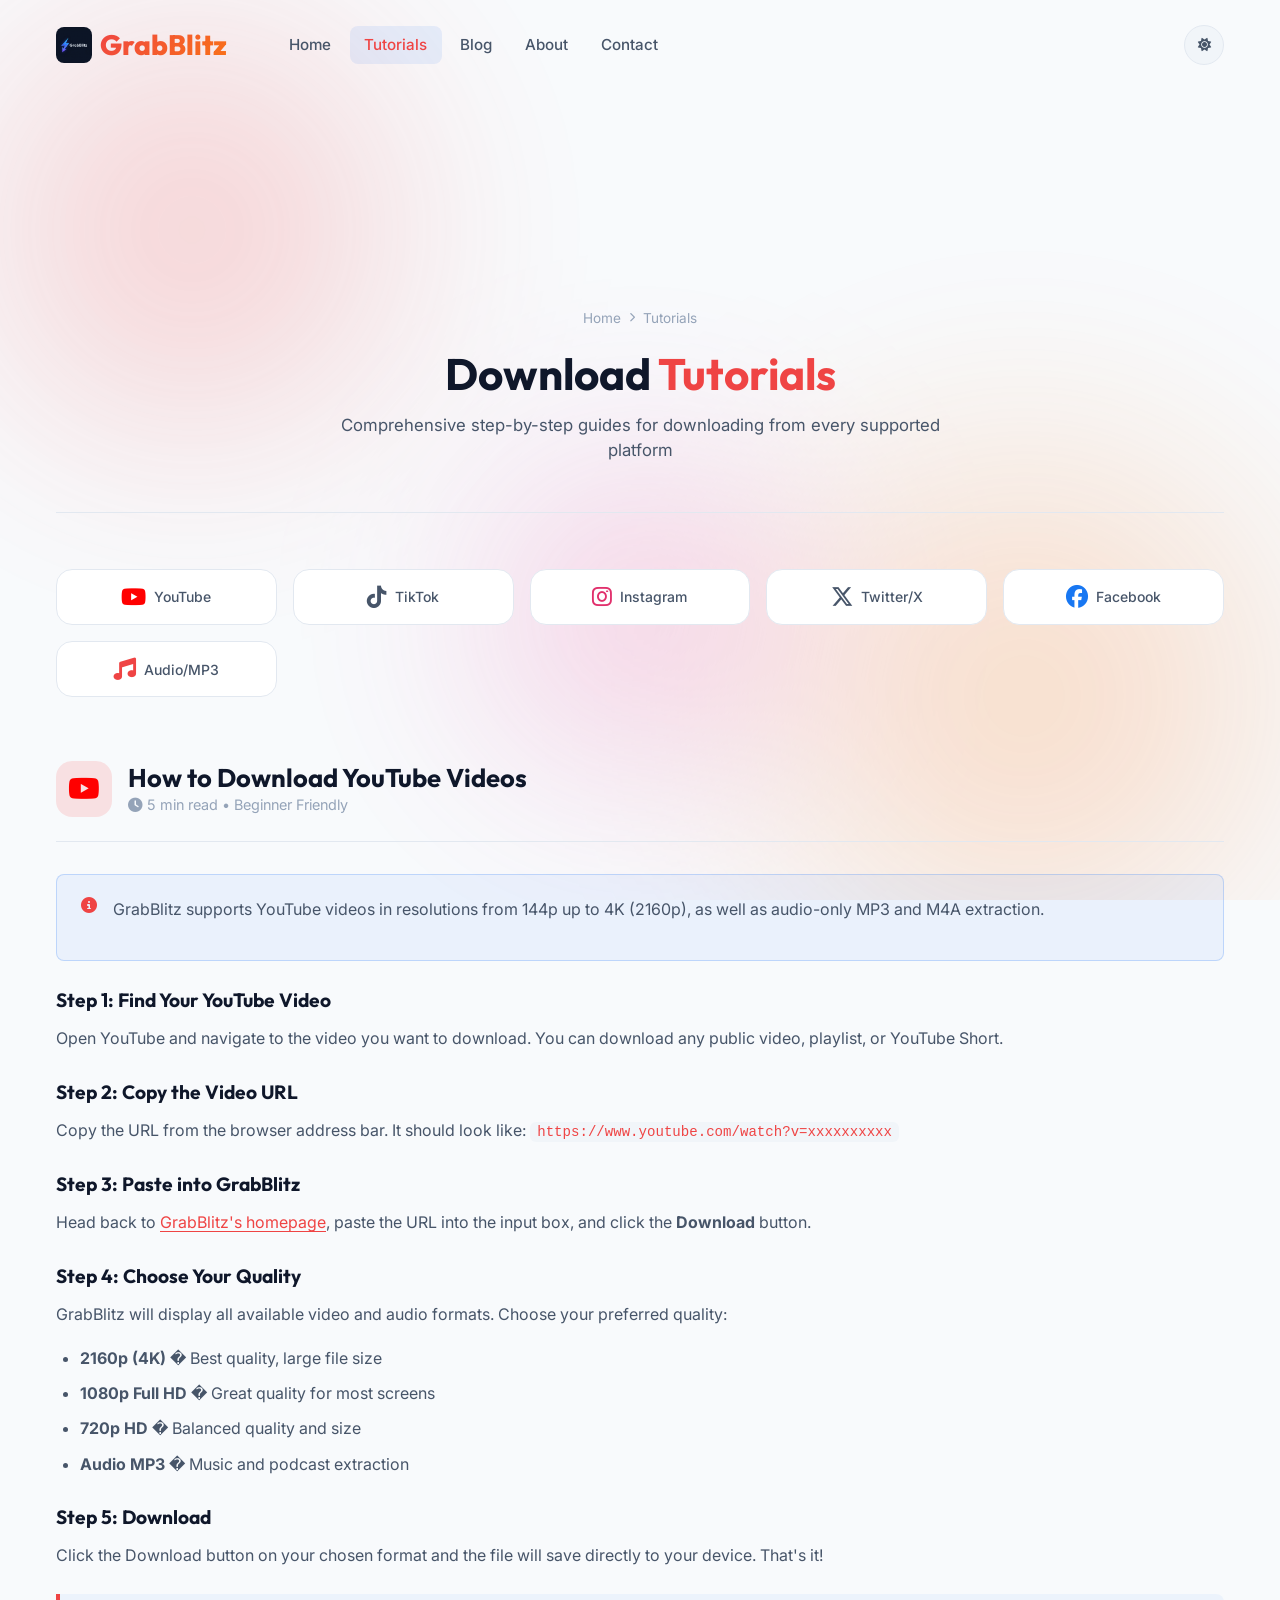
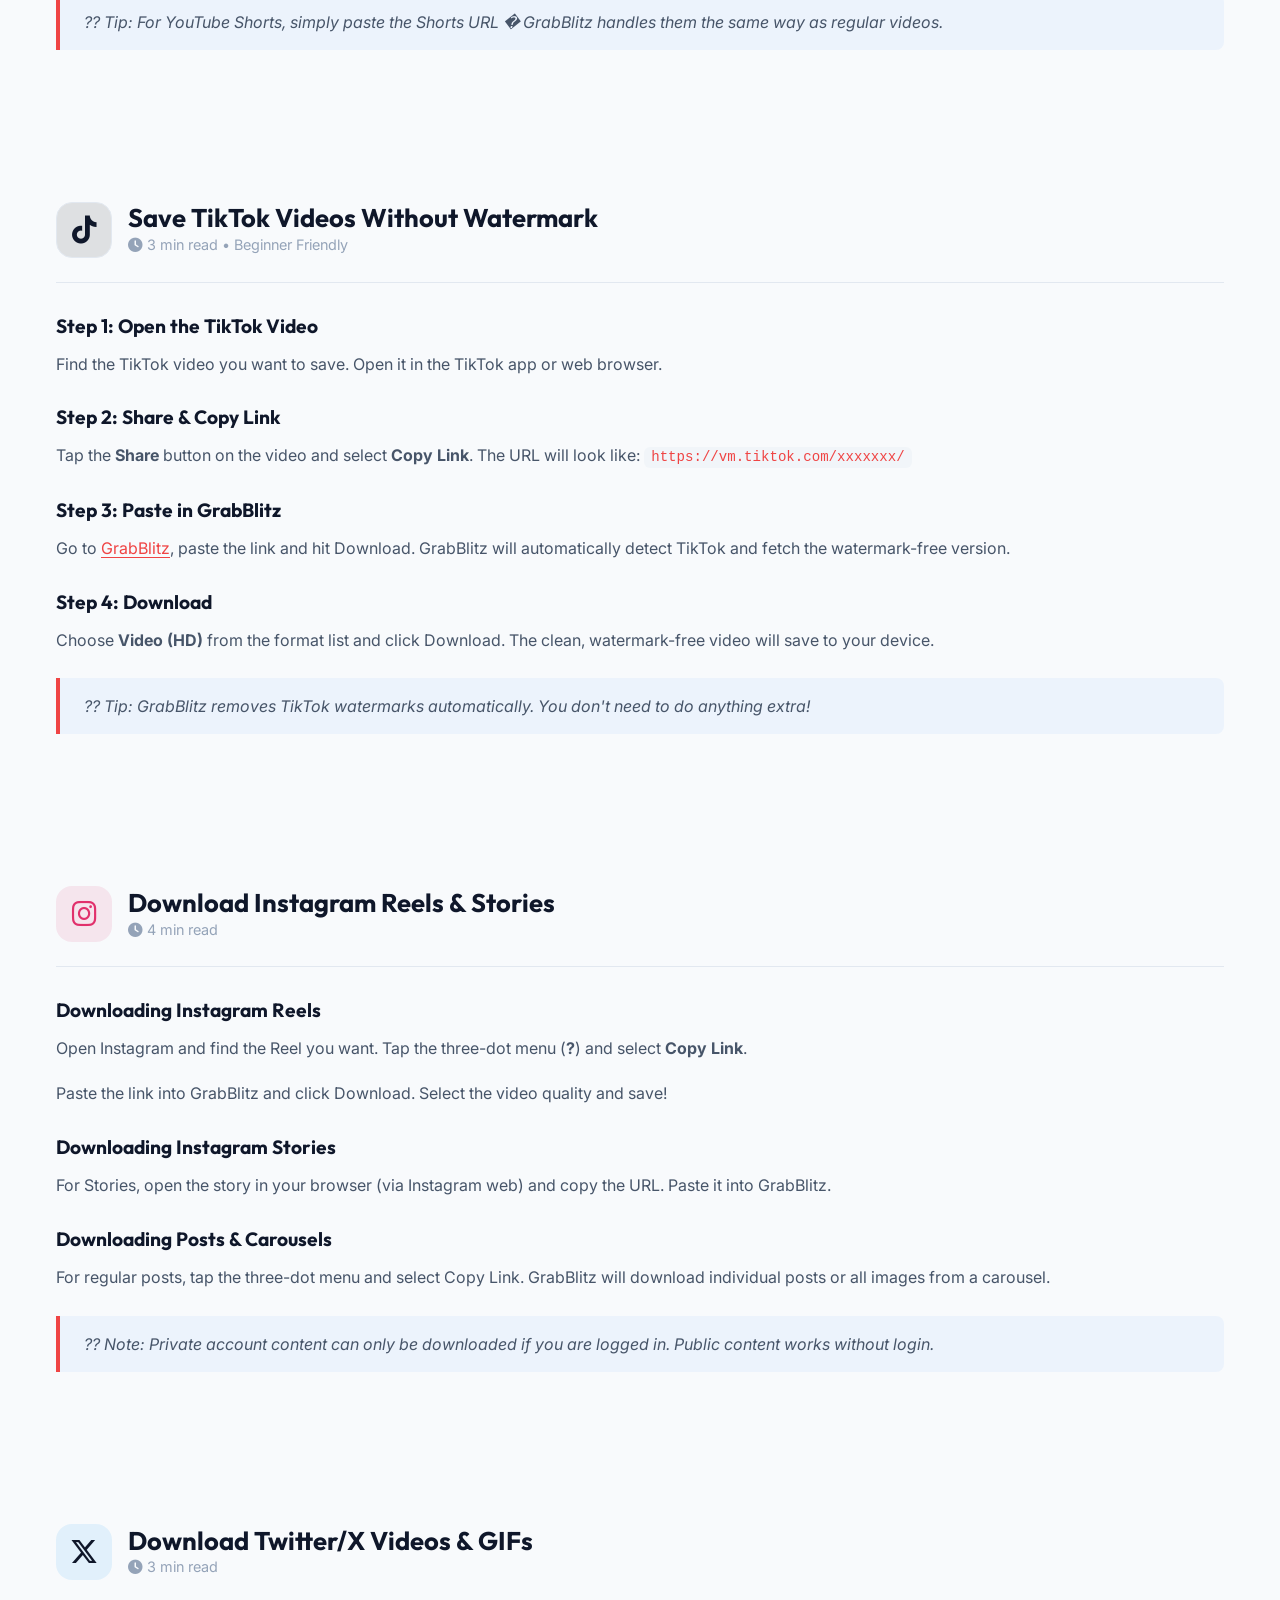
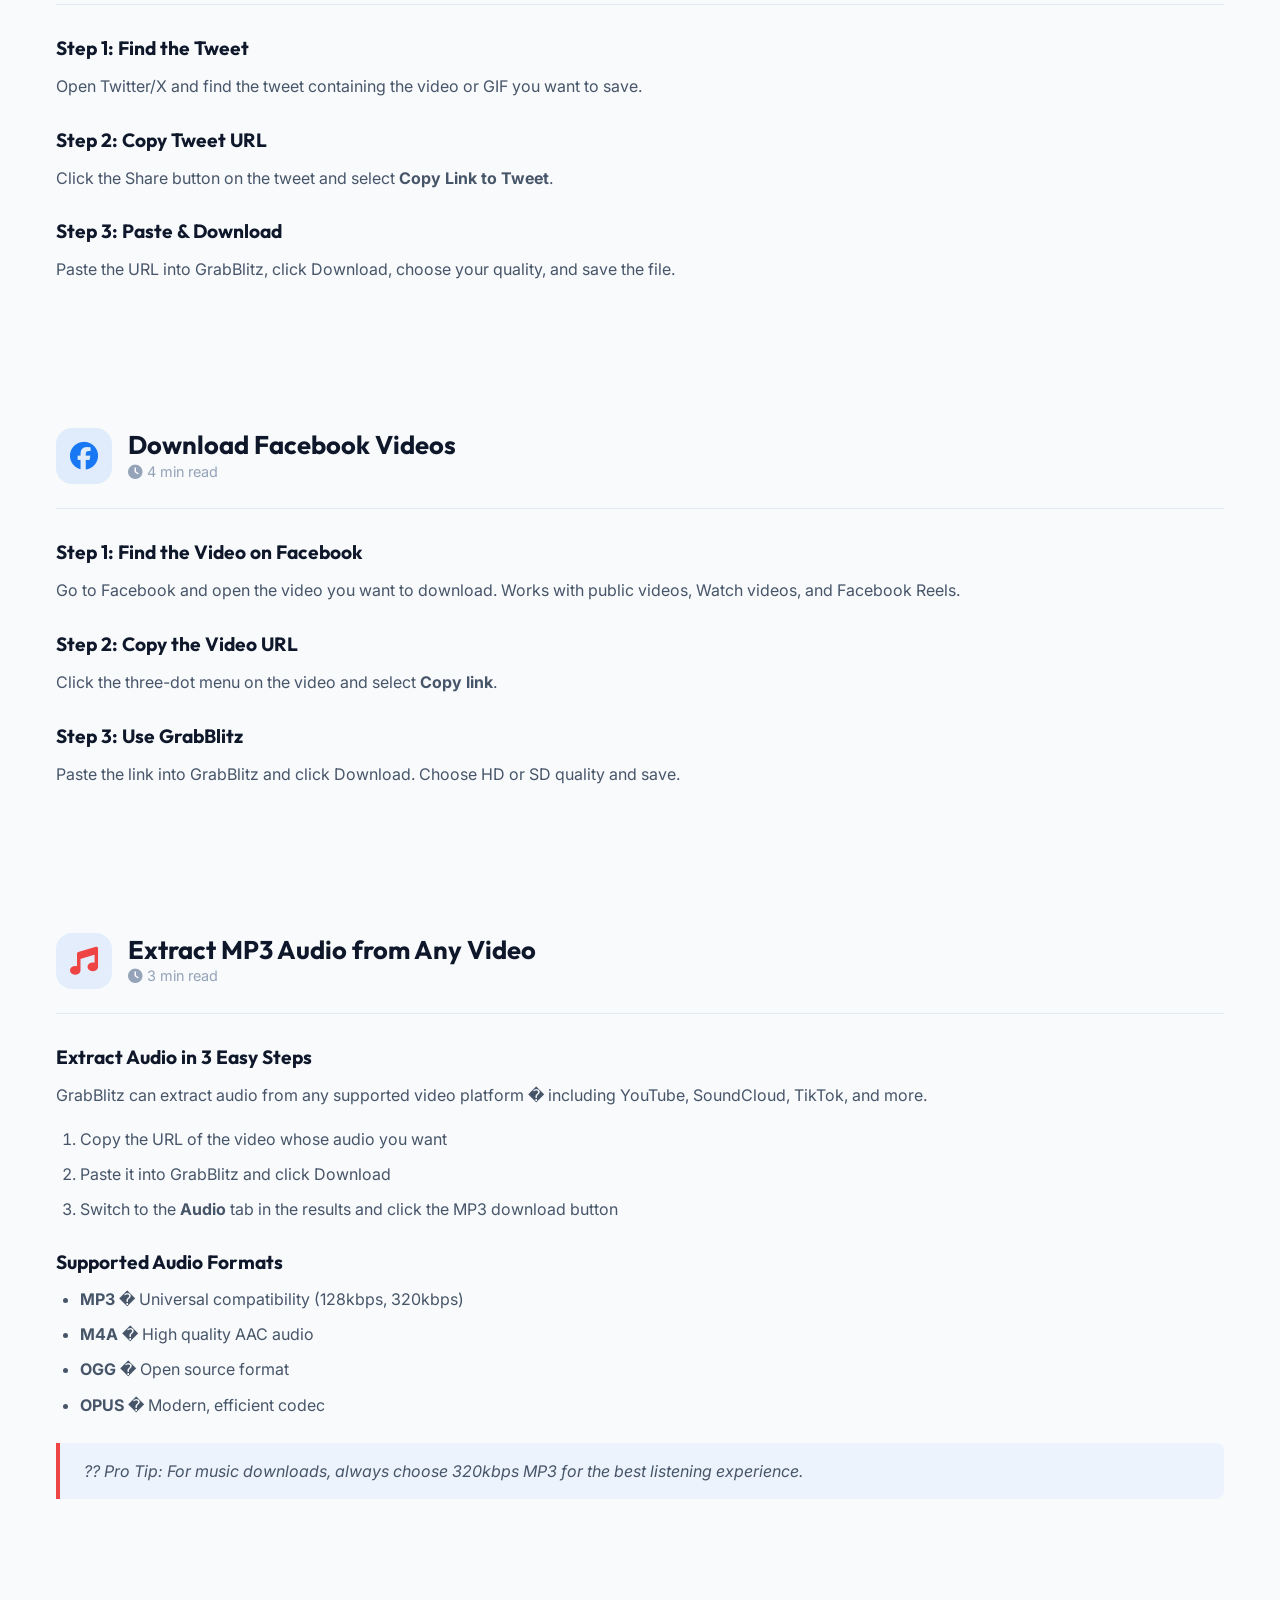
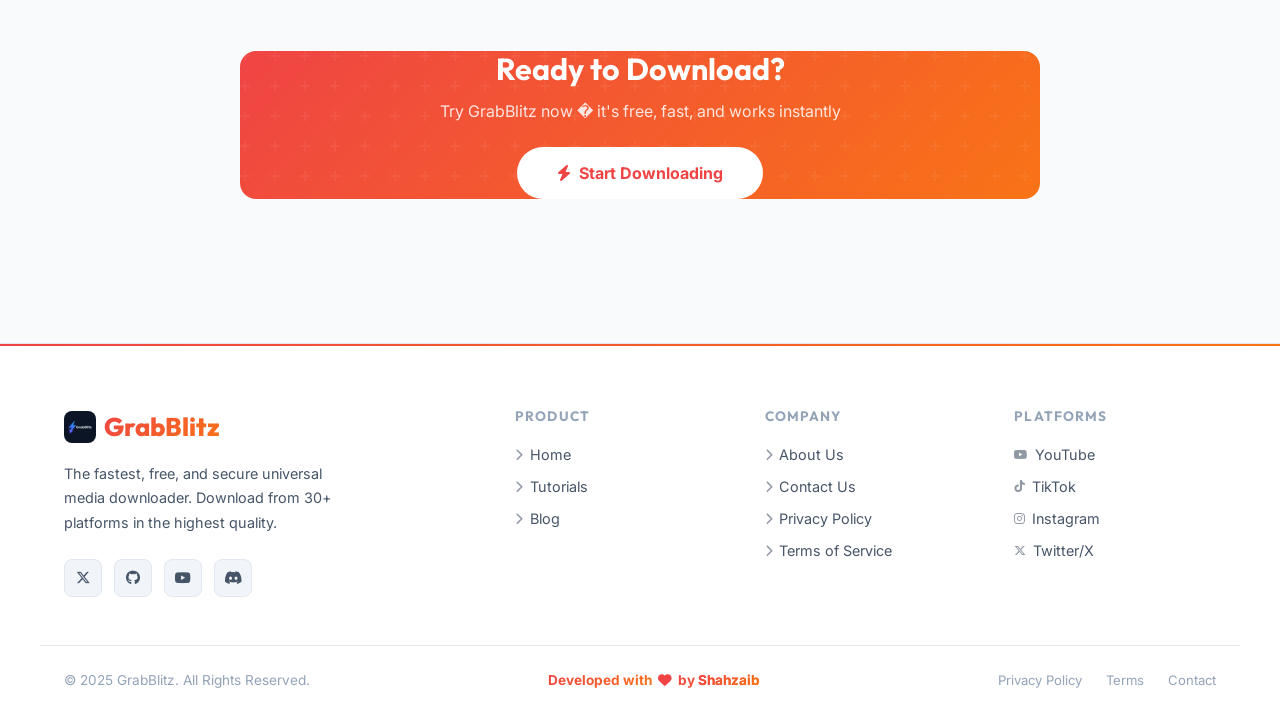
<file: client/tutorials.html>
<!DOCTYPE html>
<html lang="en" data-theme="dark">
<head>
    <meta charset="UTF-8">
    <meta name="viewport" content="width=device-width, initial-scale=1.0">
    <meta name="theme-color" content="#0f172a">
    <title>Tutorials - GrabBlitz | Step-by-Step Download Guides</title>
    <link rel="icon" type="image/png" href="assets/images/logo.png">
    <meta name="description" content="Step-by-step tutorials on how to download videos and audio from YouTube, TikTok, Instagram, Twitter and 30+ platforms using GrabBlitz.">
    <link rel="preconnect" href="https://fonts.googleapis.com">
    <link rel="preconnect" href="https://fonts.gstatic.com" crossorigin>
    <link href="https://fonts.googleapis.com/css2?family=Outfit:wght@400;700;800&family=Inter:wght@400;500;600&display=swap" rel="stylesheet">
    <link rel="stylesheet" href="https://cdnjs.cloudflare.com/ajax/libs/font-awesome/6.4.0/css/all.min.css">
    <link rel="stylesheet" href="assets/css/main.css">
    <link rel="stylesheet" href="assets/css/components.css">
    <link rel="stylesheet" href="assets/css/animations.css">
    <link rel="stylesheet" href="assets/css/footer.css">
</head>
<body>
    <div class="bg-aurora">
        <div class="blob blob-1"></div>
        <div class="blob blob-2"></div>
        <div class="blob blob-3"></div>
    </div>

    <div class="container">
        <header class="navbar">
            <div class="navbar-left">
                <a href="index.html" class="logo">
                    <img src="assets/images/logo.png" alt="GrabBlitz Logo" style="width:36px;height:36px;border-radius:8px;object-fit:cover;">
                    <span>GrabBlitz</span>
                </a>
                <nav class="nav-links">
                    <a href="index.html" class="nav-link">Home</a>
                    <a href="tutorials.html" class="nav-link active">Tutorials</a>
                    <a href="blogs.html" class="nav-link">Blog</a>
                    <a href="about.html" class="nav-link">About</a>
                    <a href="contact.html" class="nav-link">Contact</a>
                </nav>
            </div>
            <div class="navbar-right">
                <button id="themeToggle" class="theme-toggle" aria-label="Toggle Theme">
                    <i class="fa-solid fa-moon"></i>
                </button>
                <button class="hamburger" id="hamburgerBtn"><span></span><span></span><span></span></button>
            </div>
        </header>
        <nav class="mobile-nav" id="mobileNav">
            <a href="index.html" class="nav-link">Home</a>
            <a href="tutorials.html" class="nav-link active">Tutorials</a>
            <a href="blogs.html" class="nav-link">Blog</a>
            <a href="about.html" class="nav-link">About</a>
            <a href="contact.html" class="nav-link">Contact</a>
        </nav>

        <main>
            <div class="page-hero">
                <div class="breadcrumb">
                    <a href="index.html">Home</a>
                    <i class="fa-solid fa-chevron-right"></i>
                    <span>Tutorials</span>
                </div>
                <h1>Download <span style="color:var(--accent-primary)">Tutorials</span></h1>
                <p>Comprehensive step-by-step guides for downloading from every supported platform</p>
            </div>

            <!-- Tutorial Index Cards -->
            <div style="display:grid;grid-template-columns:repeat(auto-fill,minmax(200px,1fr));gap:1rem;margin-bottom:4rem;">
                <a href="#yt" class="platform-chip" style="justify-content:center;padding:1rem;border-radius:var(--radius-lg);text-decoration:none;"><i class="fa-brands fa-youtube" style="color:#ff0000;font-size:1.4rem;"></i> YouTube</a>
                <a href="#tiktok" class="platform-chip" style="justify-content:center;padding:1rem;border-radius:var(--radius-lg);text-decoration:none;"><i class="fa-brands fa-tiktok" style="font-size:1.4rem;"></i> TikTok</a>
                <a href="#instagram" class="platform-chip" style="justify-content:center;padding:1rem;border-radius:var(--radius-lg);text-decoration:none;"><i class="fa-brands fa-instagram" style="color:#e1306c;font-size:1.4rem;"></i> Instagram</a>
                <a href="#twitter" class="platform-chip" style="justify-content:center;padding:1rem;border-radius:var(--radius-lg);text-decoration:none;"><i class="fa-brands fa-x-twitter" style="font-size:1.4rem;"></i> Twitter/X</a>
                <a href="#facebook" class="platform-chip" style="justify-content:center;padding:1rem;border-radius:var(--radius-lg);text-decoration:none;"><i class="fa-brands fa-facebook" style="color:#1877f2;font-size:1.4rem;"></i> Facebook</a>
                <a href="#audio" class="platform-chip" style="justify-content:center;padding:1rem;border-radius:var(--radius-lg);text-decoration:none;"><i class="fa-solid fa-music" style="color:var(--accent-primary);font-size:1.4rem;"></i> Audio/MP3</a>
            </div>

            <!-- YouTube Tutorial -->
            <section id="yt" class="tutorial-detail-section" style="margin-bottom:4rem;scroll-margin-top:80px;">
                <div class="tutorial-header" style="display:flex;align-items:center;gap:1rem;margin-bottom:2rem;padding-bottom:1.5rem;border-bottom:1px solid var(--border-color);">
                    <div style="width:56px;height:56px;background:rgba(255,0,0,0.1);border-radius:var(--radius-lg);display:flex;align-items:center;justify-content:center;">
                        <i class="fa-brands fa-youtube" style="font-size:1.75rem;color:#ff0000;"></i>
                    </div>
                    <div>
                        <h2 style="font-size:1.6rem;">How to Download YouTube Videos</h2>
                        <p style="color:var(--text-muted);font-size:0.9rem;"><i class="fa-solid fa-clock" style="margin-right:0.3rem;"></i>5 min read &bull; Beginner Friendly</p>
                    </div>
                </div>
                <div class="prose-content" style="max-width:100%;">
                    <div class="info-box">
                        <i class="fa-solid fa-circle-info"></i>
                        <p>GrabBlitz supports YouTube videos in resolutions from 144p up to 4K (2160p), as well as audio-only MP3 and M4A extraction.</p>
                    </div>
                    <h3>Step 1: Find Your YouTube Video</h3>
                    <p>Open YouTube and navigate to the video you want to download. You can download any public video, playlist, or YouTube Short.</p>
                    <h3>Step 2: Copy the Video URL</h3>
                    <p>Copy the URL from the browser address bar. It should look like: <code>https://www.youtube.com/watch?v=xxxxxxxxxx</code></p>
                    <h3>Step 3: Paste into GrabBlitz</h3>
                    <p>Head back to <a href="index.html">GrabBlitz's homepage</a>, paste the URL into the input box, and click the <strong>Download</strong> button.</p>
                    <h3>Step 4: Choose Your Quality</h3>
                    <p>GrabBlitz will display all available video and audio formats. Choose your preferred quality:</p>
                    <ul>
                        <li><strong>2160p (4K)</strong> � Best quality, large file size</li>
                        <li><strong>1080p Full HD</strong> � Great quality for most screens</li>
                        <li><strong>720p HD</strong> � Balanced quality and size</li>
                        <li><strong>Audio MP3</strong> � Music and podcast extraction</li>
                    </ul>
                    <h3>Step 5: Download</h3>
                    <p>Click the Download button on your chosen format and the file will save directly to your device. That's it!</p>
                    <blockquote>?? Tip: For YouTube Shorts, simply paste the Shorts URL � GrabBlitz handles them the same way as regular videos.</blockquote>
                </div>
            </section>

            <!-- TikTok Tutorial -->
            <section id="tiktok" class="tutorial-detail-section" style="margin-bottom:4rem;scroll-margin-top:80px;">
                <div class="tutorial-header" style="display:flex;align-items:center;gap:1rem;margin-bottom:2rem;padding-bottom:1.5rem;border-bottom:1px solid var(--border-color);">
                    <div style="width:56px;height:56px;background:rgba(0,0,0,0.1);border-radius:var(--radius-lg);display:flex;align-items:center;justify-content:center;border:1px solid var(--border-color);">
                        <i class="fa-brands fa-tiktok" style="font-size:1.75rem;color:var(--text-primary);"></i>
                    </div>
                    <div>
                        <h2 style="font-size:1.6rem;">Save TikTok Videos Without Watermark</h2>
                        <p style="color:var(--text-muted);font-size:0.9rem;"><i class="fa-solid fa-clock" style="margin-right:0.3rem;"></i>3 min read &bull; Beginner Friendly</p>
                    </div>
                </div>
                <div class="prose-content" style="max-width:100%;">
                    <h3>Step 1: Open the TikTok Video</h3>
                    <p>Find the TikTok video you want to save. Open it in the TikTok app or web browser.</p>
                    <h3>Step 2: Share &amp; Copy Link</h3>
                    <p>Tap the <strong>Share</strong> button on the video and select <strong>Copy Link</strong>. The URL will look like: <code>https://vm.tiktok.com/xxxxxxx/</code></p>
                    <h3>Step 3: Paste in GrabBlitz</h3>
                    <p>Go to <a href="index.html">GrabBlitz</a>, paste the link and hit Download. GrabBlitz will automatically detect TikTok and fetch the watermark-free version.</p>
                    <h3>Step 4: Download</h3>
                    <p>Choose <strong>Video (HD)</strong> from the format list and click Download. The clean, watermark-free video will save to your device.</p>
                    <blockquote>?? Tip: GrabBlitz removes TikTok watermarks automatically. You don't need to do anything extra!</blockquote>
                </div>
            </section>

            <!-- Instagram Tutorial -->
            <section id="instagram" class="tutorial-detail-section" style="margin-bottom:4rem;scroll-margin-top:80px;">
                <div class="tutorial-header" style="display:flex;align-items:center;gap:1rem;margin-bottom:2rem;padding-bottom:1.5rem;border-bottom:1px solid var(--border-color);">
                    <div style="width:56px;height:56px;background:rgba(225,48,108,0.1);border-radius:var(--radius-lg);display:flex;align-items:center;justify-content:center;">
                        <i class="fa-brands fa-instagram" style="font-size:1.75rem;color:#e1306c;"></i>
                    </div>
                    <div>
                        <h2 style="font-size:1.6rem;">Download Instagram Reels &amp; Stories</h2>
                        <p style="color:var(--text-muted);font-size:0.9rem;"><i class="fa-solid fa-clock" style="margin-right:0.3rem;"></i>4 min read</p>
                    </div>
                </div>
                <div class="prose-content" style="max-width:100%;">
                    <h3>Downloading Instagram Reels</h3>
                    <p>Open Instagram and find the Reel you want. Tap the three-dot menu (<strong>?</strong>) and select <strong>Copy Link</strong>.</p>
                    <p>Paste the link into GrabBlitz and click Download. Select the video quality and save!</p>
                    <h3>Downloading Instagram Stories</h3>
                    <p>For Stories, open the story in your browser (via Instagram web) and copy the URL. Paste it into GrabBlitz.</p>
                    <h3>Downloading Posts &amp; Carousels</h3>
                    <p>For regular posts, tap the three-dot menu and select Copy Link. GrabBlitz will download individual posts or all images from a carousel.</p>
                    <blockquote>?? Note: Private account content can only be downloaded if you are logged in. Public content works without login.</blockquote>
                </div>
            </section>

            <!-- Twitter Tutorial -->
            <section id="twitter" class="tutorial-detail-section" style="margin-bottom:4rem;scroll-margin-top:80px;">
                <div class="tutorial-header" style="display:flex;align-items:center;gap:1rem;margin-bottom:2rem;padding-bottom:1.5rem;border-bottom:1px solid var(--border-color);">
                    <div style="width:56px;height:56px;background:rgba(29,161,242,0.1);border-radius:var(--radius-lg);display:flex;align-items:center;justify-content:center;">
                        <i class="fa-brands fa-x-twitter" style="font-size:1.75rem;color:var(--text-primary);"></i>
                    </div>
                    <div>
                        <h2 style="font-size:1.6rem;">Download Twitter/X Videos &amp; GIFs</h2>
                        <p style="color:var(--text-muted);font-size:0.9rem;"><i class="fa-solid fa-clock" style="margin-right:0.3rem;"></i>3 min read</p>
                    </div>
                </div>
                <div class="prose-content" style="max-width:100%;">
                    <h3>Step 1: Find the Tweet</h3>
                    <p>Open Twitter/X and find the tweet containing the video or GIF you want to save.</p>
                    <h3>Step 2: Copy Tweet URL</h3>
                    <p>Click the Share button on the tweet and select <strong>Copy Link to Tweet</strong>.</p>
                    <h3>Step 3: Paste &amp; Download</h3>
                    <p>Paste the URL into GrabBlitz, click Download, choose your quality, and save the file.</p>
                </div>
            </section>

            <!-- Facebook Tutorial -->
            <section id="facebook" class="tutorial-detail-section" style="margin-bottom:4rem;scroll-margin-top:80px;">
                <div class="tutorial-header" style="display:flex;align-items:center;gap:1rem;margin-bottom:2rem;padding-bottom:1.5rem;border-bottom:1px solid var(--border-color);">
                    <div style="width:56px;height:56px;background:rgba(24,119,242,0.1);border-radius:var(--radius-lg);display:flex;align-items:center;justify-content:center;">
                        <i class="fa-brands fa-facebook" style="font-size:1.75rem;color:#1877f2;"></i>
                    </div>
                    <div>
                        <h2 style="font-size:1.6rem;">Download Facebook Videos</h2>
                        <p style="color:var(--text-muted);font-size:0.9rem;"><i class="fa-solid fa-clock" style="margin-right:0.3rem;"></i>4 min read</p>
                    </div>
                </div>
                <div class="prose-content" style="max-width:100%;">
                    <h3>Step 1: Find the Video on Facebook</h3>
                    <p>Go to Facebook and open the video you want to download. Works with public videos, Watch videos, and Facebook Reels.</p>
                    <h3>Step 2: Copy the Video URL</h3>
                    <p>Click the three-dot menu on the video and select <strong>Copy link</strong>.</p>
                    <h3>Step 3: Use GrabBlitz</h3>
                    <p>Paste the link into GrabBlitz and click Download. Choose HD or SD quality and save.</p>
                </div>
            </section>

            <!-- Audio Tutorial -->
            <section id="audio" class="tutorial-detail-section" style="margin-bottom:4rem;scroll-margin-top:80px;">
                <div class="tutorial-header" style="display:flex;align-items:center;gap:1rem;margin-bottom:2rem;padding-bottom:1.5rem;border-bottom:1px solid var(--border-color);">
                    <div style="width:56px;height:56px;background:rgba(59,130,246,0.1);border-radius:var(--radius-lg);display:flex;align-items:center;justify-content:center;">
                        <i class="fa-solid fa-music" style="font-size:1.75rem;color:var(--accent-primary);"></i>
                    </div>
                    <div>
                        <h2 style="font-size:1.6rem;">Extract MP3 Audio from Any Video</h2>
                        <p style="color:var(--text-muted);font-size:0.9rem;"><i class="fa-solid fa-clock" style="margin-right:0.3rem;"></i>3 min read</p>
                    </div>
                </div>
                <div class="prose-content" style="max-width:100%;">
                    <h3>Extract Audio in 3 Easy Steps</h3>
                    <p>GrabBlitz can extract audio from any supported video platform � including YouTube, SoundCloud, TikTok, and more.</p>
                    <ol>
                        <li>Copy the URL of the video whose audio you want</li>
                        <li>Paste it into GrabBlitz and click Download</li>
                        <li>Switch to the <strong>Audio</strong> tab in the results and click the MP3 download button</li>
                    </ol>
                    <h3>Supported Audio Formats</h3>
                    <ul>
                        <li><strong>MP3</strong> � Universal compatibility (128kbps, 320kbps)</li>
                        <li><strong>M4A</strong> � High quality AAC audio</li>
                        <li><strong>OGG</strong> � Open source format</li>
                        <li><strong>OPUS</strong> � Modern, efficient codec</li>
                    </ul>
                    <blockquote>?? Pro Tip: For music downloads, always choose 320kbps MP3 for the best listening experience.</blockquote>
                </div>
            </section>

            <!-- CTA Banner -->
            <div class="cta-banner" style="padding:0 1.5rem;">
                <h2>Ready to Download?</h2>
                <p>Try GrabBlitz now � it's free, fast, and works instantly</p>
                <a href="index.html" class="btn-white"><i class="fa-solid fa-bolt"></i> Start Downloading</a>
            </div>
        </main>
    </div>

    <footer class="site-footer">
        <div class="footer-main">
            <div class="footer-brand">
                <a href="index.html" class="footer-logo">
                    <img src="assets/images/logo.png" alt="GrabBlitz">
                    <span>GrabBlitz</span>
                </a>
                <p>The fastest, free, and secure universal media downloader. Download from 30+ platforms in the highest quality.</p>
                <div class="footer-socials">
                    <a href="#" class="social-btn"><i class="fa-brands fa-x-twitter"></i></a>
                    <a href="#" class="social-btn"><i class="fa-brands fa-github"></i></a>
                    <a href="#" class="social-btn"><i class="fa-brands fa-youtube"></i></a>
                    <a href="#" class="social-btn"><i class="fa-brands fa-discord"></i></a>
                </div>
            </div>
            <div class="footer-col">
                <h4>Product</h4>
                <ul>
                    <li><a href="index.html"><i class="fa-solid fa-chevron-right"></i> Home</a></li>
                    <li><a href="tutorials.html"><i class="fa-solid fa-chevron-right"></i> Tutorials</a></li>
                    <li><a href="blogs.html"><i class="fa-solid fa-chevron-right"></i> Blog</a></li>
                </ul>
            </div>
            <div class="footer-col">
                <h4>Company</h4>
                <ul>
                    <li><a href="about.html"><i class="fa-solid fa-chevron-right"></i> About Us</a></li>
                    <li><a href="contact.html"><i class="fa-solid fa-chevron-right"></i> Contact Us</a></li>
                    <li><a href="privacy.html"><i class="fa-solid fa-chevron-right"></i> Privacy Policy</a></li>
                    <li><a href="terms.html"><i class="fa-solid fa-chevron-right"></i> Terms of Service</a></li>
                </ul>
            </div>
            <div class="footer-col">
                <h4>Platforms</h4>
                <ul>
                    <li><a href="#yt"><i class="fa-brands fa-youtube"></i> YouTube</a></li>
                    <li><a href="#tiktok"><i class="fa-brands fa-tiktok"></i> TikTok</a></li>
                    <li><a href="#instagram"><i class="fa-brands fa-instagram"></i> Instagram</a></li>
                    <li><a href="#twitter"><i class="fa-brands fa-x-twitter"></i> Twitter/X</a></li>
                </ul>
            </div>
        </div>
        <div class="footer-bottom">
            <p>&copy; 2025 GrabBlitz. All Rights Reserved.</p>
            <div class="dev-credit">
                <span>Developed with</span>
                <i class="fa-solid fa-heart"></i>
                <span>by <span>Shahzaib</span></span>
            </div>
            <div class="footer-legal">
                <a href="privacy.html">Privacy Policy</a>
                <a href="terms.html">Terms</a>
                <a href="contact.html">Contact</a>
            </div>
        </div>
    </footer>

    <script>
        const themeToggle = document.getElementById('themeToggle');
        const html = document.documentElement;
        const savedTheme = localStorage.getItem('gb-theme') || 'dark';
        html.setAttribute('data-theme', savedTheme);
        themeToggle.querySelector('i').className = savedTheme === 'dark' ? 'fa-solid fa-moon' : 'fa-solid fa-sun';
        themeToggle.addEventListener('click', () => {
            const newTheme = html.getAttribute('data-theme') === 'dark' ? 'light' : 'dark';
            html.setAttribute('data-theme', newTheme);
            localStorage.setItem('gb-theme', newTheme);
            themeToggle.querySelector('i').className = newTheme === 'dark' ? 'fa-solid fa-moon' : 'fa-solid fa-sun';
        });
        document.getElementById('hamburgerBtn').addEventListener('click', () => {
            document.getElementById('mobileNav').classList.toggle('open');
        });
    </script>
<script type="module" src="assets/js/ads.js"></script>
</body>
</html>
</file>
<file: client/assets/css/main.css>
/* main.css - Core variables, resets, and typography */

:root {
  /* Colors - Light Theme (Default) */
  --bg-primary: #f8fafc;
  --bg-secondary: #ffffff;
  --bg-tertiary: #f1f5f9;
  --text-primary: #0f172a;
  --text-secondary: #475569;
  --text-muted: #94a3b8;
  --accent-primary: #ef4444; /* Vibrant Red */
  --accent-secondary: #f97316; /* Bright Orange */
  --accent-gradient: linear-gradient(135deg, var(--accent-primary), var(--accent-secondary));
  --success: #10b981;
  --danger: #ef4444;
  --warning: #f59e0b;
  --border-color: #e2e8f0;
  
  /* Shadows */
  --shadow-sm: 0 1px 2px 0 rgb(0 0 0 / 0.05);
  --shadow-md: 0 4px 6px -1px rgb(0 0 0 / 0.1), 0 2px 4px -2px rgb(0 0 0 / 0.1);
  --shadow-lg: 0 10px 15px -3px rgb(0 0 0 / 0.1), 0 4px 6px -4px rgb(0 0 0 / 0.1);
  --shadow-glow: 0 0 20px rgba(239, 68, 68, 0.5); /* Red glow */

  /* Typography */
  --font-sans: 'Inter', -apple-system, BlinkMacSystemFont, 'Segoe UI', Roboto, 'Helvetica Neue', Arial, sans-serif;
  --font-display: 'Outfit', var(--font-sans);

  /* Layout */
  --max-width: 1200px;
  --radius-sm: 0.375rem;
  --radius-md: 0.5rem;
  --radius-lg: 1rem;
  --radius-full: 9999px;
  
  /* Transitions */
  --transition-fast: 150ms cubic-bezier(0.4, 0, 0.2, 1);
  --transition-normal: 300ms cubic-bezier(0.4, 0, 0.2, 1);
}

[data-theme="dark"] {
  --bg-primary: #0f172a;
  --bg-secondary: #1e293b;
  --bg-tertiary: #334155;
  --text-primary: #f8fafc;
  --text-secondary: #cbd5e1;
  --text-muted: #64748b;
  --border-color: #334155;
  --shadow-sm: 0 1px 2px 0 rgb(0 0 0 / 0.5);
  --shadow-md: 0 4px 6px -1px rgb(0 0 0 / 0.5);
  --shadow-lg: 0 10px 15px -3px rgb(0 0 0 / 0.5);
}

/* Reset & Base Styles */
*, *::before, *::after {
  box-sizing: border-box;
  margin: 0;
  padding: 0;
}

html {
  font-family: var(--font-sans);
  line-height: 1.5;
  -webkit-text-size-adjust: 100%;
  scroll-behavior: smooth;
}

body {
  background-color: var(--bg-primary);
  color: var(--text-primary);
  min-height: 100vh;
  display: flex;
  flex-direction: column;
  transition: background-color var(--transition-normal), color var(--transition-normal);
  overflow-x: hidden;
}

/* Typography */
h1, h2, h3, h4, h5, h6 {
  font-family: var(--font-display);
  font-weight: 700;
  line-height: 1.2;
  color: var(--text-primary);
}

a {
  color: var(--accent-primary);
  text-decoration: none;
  transition: color var(--transition-fast);
}

a:hover {
  color: var(--accent-secondary);
}

ul {
  list-style: none;
}

img, video {
  max-width: 100%;
  height: auto;
  display: block;
}

/* Layout Utilities */
.container {
  width: 100%;
  max-width: var(--max-width);
  margin: 0 auto;
  padding: 0 1rem;
}

main {
  flex: 1;
}

.text-center { text-align: center; }
.mt-4 { margin-top: 1rem; }
.mb-4 { margin-bottom: 1rem; }
.mb-8 { margin-bottom: 2rem; }
.hidden { display: none !important; }

/* Background Aurora Effect */
.bg-aurora {
  position: fixed;
  top: 0;
  left: 0;
  width: 100vw;
  height: 100vh;
  z-index: -1;
  overflow: hidden;
  opacity: 0.4;
  pointer-events: none;
}

[data-theme="dark"] .bg-aurora {
  opacity: 0.15;
}
</file>
<file: client/assets/css/components.css>
/* components.css - Reusable UI elements */

/* Header & Nav */
header.navbar {
  display: flex;
  justify-content: space-between;
  align-items: center;
  padding: 1.5rem 0;
}

.logo {
  font-family: var(--font-display);
  font-size: 1.75rem;
  font-weight: 800;
  color: var(--text-primary);
  display: flex;
  align-items: center;
  gap: 0.5rem;
}

.logo span {
  background: var(--accent-gradient);
  -webkit-background-clip: text;
  -webkit-text-fill-color: transparent;
  background-clip: text;
}

.theme-toggle {
  background: var(--bg-tertiary);
  border: 1px solid var(--border-color);
  color: var(--text-secondary);
  width: 40px;
  height: 40px;
  border-radius: var(--radius-full);
  display: flex;
  align-items: center;
  justify-content: center;
  cursor: pointer;
  transition: all var(--transition-fast);
}

.theme-toggle:hover {
  color: var(--text-primary);
  background: var(--bg-secondary);
  transform: translateY(-2px);
}

/* Hero Section */
.hero {
  padding: 4rem 0;
  text-align: center;
}

.hero-title {
  font-size: 3rem;
  margin-bottom: 1rem;
}

.hero-subtitle {
  font-size: 1.125rem;
  color: var(--text-secondary);
  max-width: 600px;
  margin: 0 auto 2.5rem;
}

/* Search Input Group */
.search-container {
  max-width: 800px;
  margin: 0 auto;
  position: relative;
}

.input-group {
  display: flex;
  background: var(--bg-secondary);
  border-radius: var(--radius-full);
  padding: 0.5rem;
  box-shadow: var(--shadow-lg);
  border: 1px solid var(--border-color);
  transition: box-shadow var(--transition-normal);
  position: relative;
  z-index: 10;
}

.input-group:focus-within {
  box-shadow: var(--shadow-glow);
  border-color: var(--accent-primary);
}

.url-input {
  flex: 1;
  border: none;
  background: transparent;
  padding: 1rem 1.5rem;
  font-size: 1.125rem;
  color: var(--text-primary);
  outline: none;
}

.url-input::placeholder {
  color: var(--text-muted);
}

.btn-primary {
  background: var(--accent-gradient);
  color: white;
  border: none;
  border-radius: var(--radius-full);
  padding: 0 2rem;
  font-size: 1.125rem;
  font-weight: 600;
  cursor: pointer;
  display: flex;
  align-items: center;
  gap: 0.5rem;
  transition: all var(--transition-fast);
}

.btn-primary:hover {
  transform: scale(1.02);
  box-shadow: 0 4px 12px rgba(59, 130, 246, 0.4);
}

.input-actions {
  display: flex;
  align-items: center;
  gap: 0.5rem;
  padding-right: 0.5rem;
}

.btn-icon {
  background: transparent;
  border: none;
  color: var(--text-muted);
  width: 40px;
  height: 40px;
  border-radius: var(--radius-full);
  cursor: pointer;
  transition: all var(--transition-fast);
}

.btn-icon:hover {
  background: var(--bg-tertiary);
  color: var(--text-primary);
}

/* Platform Badge */
.platform-badge-container {
  margin-top: 1.5rem;
  min-height: 32px;
}

.platform-badge {
  display: inline-flex;
  align-items: center;
  gap: 0.5rem;
  padding: 0.5rem 1rem;
  background: var(--bg-secondary);
  border: 1px solid var(--border-color);
  border-radius: var(--radius-full);
  font-size: 0.875rem;
  font-weight: 500;
  box-shadow: var(--shadow-sm);
  transition: all var(--transition-normal);
}

/* Results Card */
.result-card {
  background: var(--bg-secondary);
  border-radius: var(--radius-lg);
  border: 1px solid var(--border-color);
  box-shadow: var(--shadow-md);
  overflow: hidden;
  display: grid;
  grid-template-columns: 350px 1fr;
  gap: 0;
  margin-top: 3rem;
}

.media-preview {
  position: relative;
  background: var(--bg-tertiary);
  aspect-ratio: 16/9;
  overflow: hidden;
}

.media-thumbnail {
  width: 100%;
  height: 100%;
  object-fit: cover;
}

.media-duration {
  position: absolute;
  bottom: 0.5rem;
  right: 0.5rem;
  background: rgba(0, 0, 0, 0.7);
  color: white;
  padding: 0.25rem 0.5rem;
  border-radius: var(--radius-sm);
  font-size: 0.75rem;
  font-weight: 600;
}

.media-details {
  padding: 2rem;
  display: flex;
  flex-direction: column;
}

.media-title {
  font-size: 1.5rem;
  margin-bottom: 0.5rem;
  display: -webkit-box;
  -webkit-line-clamp: 2;
  -webkit-box-orient: vertical;
  overflow: hidden;
}

.media-meta {
  display: flex;
  gap: 1rem;
  color: var(--text-secondary);
  font-size: 0.875rem;
  margin-bottom: 1.5rem;
}

/* Tabs */
.tabs {
  display: flex;
  gap: 1rem;
  border-bottom: 1px solid var(--border-color);
  margin-bottom: 1.5rem;
}

.tab-btn {
  background: none;
  border: none;
  padding: 0.75rem 0;
  font-size: 1rem;
  font-weight: 600;
  color: var(--text-muted);
  cursor: pointer;
  position: relative;
}

.tab-btn.active {
  color: var(--accent-primary);
}

.tab-btn.active::after {
  content: '';
  position: absolute;
  bottom: -1px;
  left: 0;
  width: 100%;
  height: 2px;
  background: var(--accent-primary);
}

/* Format Grid */
.format-grid {
  display: grid;
  grid-template-columns: repeat(auto-fill, minmax(150px, 1fr));
  gap: 1rem;
}

.format-card {
  background: var(--bg-tertiary);
  border: 1px solid var(--border-color);
  border-radius: var(--radius-md);
  padding: 1rem;
  text-align: center;
  transition: all var(--transition-fast);
  cursor: pointer;
}

.format-card:hover {
  border-color: var(--accent-primary);
  box-shadow: var(--shadow-sm);
  transform: translateY(-2px);
}

.format-quality {
  font-size: 1.125rem;
  font-weight: 700;
  color: var(--text-primary);
  margin-bottom: 0.25rem;
}

.format-size {
  font-size: 0.875rem;
  color: var(--text-secondary);
  margin-bottom: 0.75rem;
}

.btn-download {
  background: var(--bg-secondary);
  color: var(--accent-primary);
  border: 1px solid var(--accent-primary);
  border-radius: var(--radius-full);
  padding: 0.25rem 1rem;
  font-size: 0.875rem;
  font-weight: 600;
  cursor: pointer;
  transition: all var(--transition-fast);
  width: 100%;
}

.format-card:hover .btn-download {
  background: var(--accent-primary);
  color: white;
}

/* Toasts */
#toastContainer {
  position: fixed;
  bottom: 2rem;
  right: 2rem;
  display: flex;
  flex-direction: column;
  gap: 0.5rem;
  z-index: 1000;
}

.toast {
  background: var(--bg-secondary);
  color: var(--text-primary);
  padding: 1rem 1.5rem;
  border-radius: var(--radius-md);
  box-shadow: var(--shadow-lg);
  border-left: 4px solid var(--accent-primary);
  display: flex;
  align-items: center;
  gap: 0.75rem;
  min-width: 300px;
  animation: slideInRight 0.3s ease forwards;
}

.toast.error { border-left-color: var(--danger); }
.toast.success { border-left-color: var(--success); }

/* History Section */
.history-section {
  padding: 4rem 0;
  border-top: 1px solid var(--border-color);
  margin-top: 4rem;
}

.history-grid {
  display: grid;
  grid-template-columns: repeat(auto-fill, minmax(250px, 1fr));
  gap: 1.5rem;
  margin-top: 2rem;
}

.history-card {
  background: var(--bg-secondary);
  border: 1px solid var(--border-color);
  border-radius: var(--radius-md);
  overflow: hidden;
  cursor: pointer;
  transition: all var(--transition-fast);
}

.history-card:hover {
  transform: translateY(-4px);
  box-shadow: var(--shadow-md);
  border-color: var(--accent-primary);
}

.history-img {
  width: 100%;
  height: 140px;
  object-fit: cover;
}

.history-info {
  padding: 1rem;
}

.history-title {
  font-size: 1rem;
  margin-bottom: 0.5rem;
  white-space: nowrap;
  overflow: hidden;
  text-overflow: ellipsis;
}

/* Responsive */
@media (max-width: 768px) {
  .result-card {
    grid-template-columns: 1fr;
  }
  .hero-title {
    font-size: 2rem;
  }
  .input-group {
    flex-direction: column;
    border-radius: var(--radius-md);
    background: transparent;
    box-shadow: none;
    border: none;
    gap: 0.5rem;
  }
  .url-input {
    width: 100%;
    background: var(--bg-secondary);
    border: 1px solid var(--border-color);
    border-radius: var(--radius-full);
  }
  .btn-primary {
    width: 100%;
    justify-content: center;
    padding: 1rem;
  }
  .input-actions {
    position: absolute;
    right: 1rem;
    top: 0.5rem;
  }
}
</file>
<file: client/assets/css/animations.css>
/* animations.css - Keyframes, transitions, and loading states */

/* Blob Animations */
.blob {
  position: absolute;
  filter: blur(80px);
  z-index: -1;
  opacity: 0.6;
  border-radius: 50%;
  animation: float 20s infinite alternate ease-in-out;
}

.blob-1 {
  top: -10%;
  left: -10%;
  width: 50vw;
  height: 50vw;
  background: radial-gradient(circle, var(--accent-primary) 0%, transparent 70%);
  animation-delay: 0s;
}

.blob-2 {
  bottom: -20%;
  right: -10%;
  width: 60vw;
  height: 60vw;
  background: radial-gradient(circle, var(--accent-secondary) 0%, transparent 70%);
  animation-delay: -5s;
  animation-duration: 25s;
}

.blob-3 {
  top: 40%;
  left: 30%;
  width: 40vw;
  height: 40vw;
  background: radial-gradient(circle, #ec4899 0%, transparent 70%);
  animation-delay: -10s;
  animation-duration: 30s;
}

@keyframes float {
  0% { transform: translate(0, 0) scale(1); }
  33% { transform: translate(5%, 10%) scale(1.1); }
  66% { transform: translate(-5%, 5%) scale(0.9); }
  100% { transform: translate(10%, -5%) scale(1.05); }
}

/* Skeleton Loading */
.skeleton {
  background: linear-gradient(
    90deg,
    var(--bg-tertiary) 25%,
    var(--bg-secondary) 50%,
    var(--bg-tertiary) 75%
  );
  background-size: 200% 100%;
  animation: shimmer 1.5s infinite linear;
  border-radius: var(--radius-sm);
}

@keyframes shimmer {
  0% { background-position: -200% 0; }
  100% { background-position: 200% 0; }
}

.skeleton-container {
  background: var(--bg-secondary);
  border-radius: var(--radius-lg);
  border: 1px solid var(--border-color);
  overflow: hidden;
  display: grid;
  grid-template-columns: 350px 1fr;
  margin-top: 3rem;
}

@media (max-width: 768px) {
  .skeleton-container {
    grid-template-columns: 1fr;
  }
}

.skeleton-img {
  width: 100%;
  aspect-ratio: 16/9;
  border-radius: 0;
}

.skeleton-content {
  padding: 2rem;
  display: flex;
  flex-direction: column;
  gap: 1rem;
}

.skeleton-title {
  height: 2rem;
  width: 80%;
  margin-bottom: 1rem;
}

.skeleton-text {
  height: 1rem;
  width: 100%;
}

.skeleton-text.short {
  width: 60%;
}

/* General Animations */
@keyframes slideInRight {
  from { transform: translateX(100%); opacity: 0; }
  to { transform: translateX(0); opacity: 1; }
}

@keyframes fadeOut {
  from { opacity: 1; }
  to { opacity: 0; visibility: hidden; }
}

.fade-out {
  animation: fadeOut 0.3s ease forwards;
}

/* Spinner */
.spinner {
  width: 20px;
  height: 20px;
  border: 2px solid rgba(255, 255, 255, 0.3);
  border-radius: 50%;
  border-top-color: white;
  animation: spin 1s ease-in-out infinite;
}

@keyframes spin {
  to { transform: rotate(360deg); }
}

.btn-primary.loading {
  pointer-events: none;
  opacity: 0.8;
}

.btn-primary.loading .btn-text,
.btn-primary.loading i {
  display: none;
}

.btn-primary.loading::after {
  content: '';
  display: block;
  width: 20px;
  height: 20px;
  border: 2px solid rgba(255, 255, 255, 0.3);
  border-radius: 50%;
  border-top-color: white;
  animation: spin 1s ease-in-out infinite;
}
</file>
<file: client/assets/css/footer.css>
/* footer.css - Footer, Navbar Links, Pages CSS */

/* ========== NAVBAR LINKS ========== */
.navbar {
  display: flex;
  justify-content: space-between;
  align-items: center;
  padding: 1.25rem 0;
  position: relative;
  z-index: 100;
}

.navbar-left {
  display: flex;
  align-items: center;
  gap: 3rem;
}

.nav-links {
  display: flex;
  align-items: center;
  gap: 0.25rem;
}

.nav-link {
  color: var(--text-secondary);
  font-size: 0.95rem;
  font-weight: 500;
  padding: 0.5rem 0.9rem;
  border-radius: var(--radius-md);
  transition: all var(--transition-fast);
  position: relative;
}

.nav-link:hover {
  color: var(--accent-primary);
  background: rgba(59, 130, 246, 0.08);
}

.nav-link.active {
  color: var(--accent-primary);
  background: rgba(59, 130, 246, 0.1);
}

.navbar-right {
  display: flex;
  align-items: center;
  gap: 1rem;
}

/* Hamburger Mobile */
.hamburger {
  display: none;
  flex-direction: column;
  gap: 5px;
  background: none;
  border: none;
  cursor: pointer;
  padding: 0.5rem;
}

.hamburger span {
  display: block;
  width: 24px;
  height: 2px;
  background: var(--text-primary);
  border-radius: 2px;
  transition: all var(--transition-fast);
}

.mobile-nav {
  display: none;
  flex-direction: column;
  gap: 0.5rem;
  padding: 1rem 0;
  border-top: 1px solid var(--border-color);
}

.mobile-nav.open {
  display: flex;
}

.mobile-nav .nav-link {
  display: block;
  padding: 0.75rem 1rem;
}

@media (max-width: 768px) {
  .nav-links { display: none; }
  .hamburger { display: flex; }
  .navbar-left { gap: 0; }
}

/* ========== FOOTER ========== */
.site-footer {
  background: var(--bg-secondary);
  border-top: 1px solid var(--border-color);
  margin-top: 5rem;
  position: relative;
  overflow: hidden;
}

.site-footer::before {
  content: '';
  position: absolute;
  top: 0;
  left: 0;
  right: 0;
  height: 2px;
  background: var(--accent-gradient);
}

.footer-main {
  max-width: var(--max-width);
  margin: 0 auto;
  padding: 4rem 1.5rem 3rem;
  display: grid;
  grid-template-columns: 2fr 1fr 1fr 1fr;
  gap: 3rem;
}

/* Brand column */
.footer-brand .footer-logo {
  font-family: var(--font-display);
  font-size: 1.6rem;
  font-weight: 800;
  color: var(--text-primary);
  display: flex;
  align-items: center;
  gap: 0.5rem;
  margin-bottom: 1rem;
}

.footer-brand .footer-logo img {
  width: 32px;
  height: 32px;
  border-radius: 8px;
}

.footer-brand .footer-logo span {
  background: var(--accent-gradient);
  -webkit-background-clip: text;
  -webkit-text-fill-color: transparent;
  background-clip: text;
}

.footer-brand p {
  color: var(--text-secondary);
  font-size: 0.9rem;
  line-height: 1.7;
  max-width: 300px;
  margin-bottom: 1.5rem;
}

.footer-socials {
  display: flex;
  gap: 0.75rem;
}

.social-btn {
  width: 38px;
  height: 38px;
  border-radius: var(--radius-md);
  background: var(--bg-tertiary);
  border: 1px solid var(--border-color);
  color: var(--text-secondary);
  display: flex;
  align-items: center;
  justify-content: center;
  font-size: 0.9rem;
  transition: all var(--transition-fast);
  cursor: pointer;
  text-decoration: none;
}

.social-btn:hover {
  background: var(--accent-gradient);
  border-color: transparent;
  color: white;
  transform: translateY(-3px);
  box-shadow: 0 6px 16px rgba(59, 130, 246, 0.35);
}

/* Footer columns */
.footer-col h4 {
  font-size: 0.85rem;
  font-weight: 700;
  text-transform: uppercase;
  letter-spacing: 0.08em;
  color: var(--text-muted);
  margin-bottom: 1.25rem;
}

.footer-col ul {
  display: flex;
  flex-direction: column;
  gap: 0.65rem;
}

.footer-col ul li a {
  color: var(--text-secondary);
  font-size: 0.9rem;
  transition: all var(--transition-fast);
  display: flex;
  align-items: center;
  gap: 0.4rem;
}

.footer-col ul li a:hover {
  color: var(--accent-primary);
  padding-left: 4px;
}

.footer-col ul li a i {
  font-size: 0.75rem;
  opacity: 0.6;
}

/* Footer Bottom */
.footer-bottom {
  border-top: 1px solid var(--border-color);
  max-width: var(--max-width);
  margin: 0 auto;
  padding: 1.5rem 1.5rem;
  display: flex;
  justify-content: space-between;
  align-items: center;
  flex-wrap: wrap;
  gap: 1rem;
}

.footer-bottom p {
  color: var(--text-muted);
  font-size: 0.85rem;
}

.footer-bottom .dev-credit {
  display: flex;
  align-items: center;
  gap: 0.4rem;
  color: var(--text-muted);
  font-size: 0.85rem;
}

.footer-bottom .dev-credit span {
  background: var(--accent-gradient);
  -webkit-background-clip: text;
  -webkit-text-fill-color: transparent;
  background-clip: text;
  font-weight: 700;
}

.footer-bottom .dev-credit i {
  color: #ef4444;
  animation: heartbeat 1.4s ease infinite;
}

@keyframes heartbeat {
  0%, 100% { transform: scale(1); }
  50% { transform: scale(1.25); }
}

.footer-legal {
  display: flex;
  gap: 1.5rem;
}

.footer-legal a {
  color: var(--text-muted);
  font-size: 0.82rem;
  transition: color var(--transition-fast);
}

.footer-legal a:hover {
  color: var(--accent-primary);
}

@media (max-width: 1024px) {
  .footer-main {
    grid-template-columns: 1fr 1fr;
    gap: 2.5rem;
  }
  .footer-brand {
    grid-column: 1 / -1;
  }
}

@media (max-width: 600px) {
  .footer-main {
    grid-template-columns: 1fr;
    padding: 3rem 1.25rem 2rem;
  }
  .footer-brand {
    grid-column: unset;
  }
  .footer-bottom {
    flex-direction: column;
    text-align: center;
  }
  .footer-legal {
    justify-content: center;
  }
}

/* ========== BLOG CARDS on HOME ========== */
.section-header {
  display: flex;
  justify-content: space-between;
  align-items: flex-end;
  margin-bottom: 2rem;
}

.section-header h2 {
  font-size: 1.9rem;
}

.section-header p {
  color: var(--text-secondary);
  margin-top: 0.4rem;
  font-size: 0.95rem;
}

.view-all-btn {
  display: inline-flex;
  align-items: center;
  gap: 0.5rem;
  color: var(--accent-primary);
  font-weight: 600;
  font-size: 0.9rem;
  transition: all var(--transition-fast);
  white-space: nowrap;
}

.view-all-btn:hover {
  gap: 0.8rem;
  color: var(--accent-secondary);
}

.blog-section {
  padding: 4rem 0;
  border-top: 1px solid var(--border-color);
  margin-top: 3rem;
}

.blog-grid {
  display: grid;
  grid-template-columns: repeat(auto-fill, minmax(300px, 1fr));
  gap: 1.75rem;
}

.blog-card {
  background: var(--bg-secondary);
  border: 1px solid var(--border-color);
  border-radius: var(--radius-lg);
  overflow: hidden;
  transition: all var(--transition-normal);
  display: flex;
  flex-direction: column;
  text-decoration: none;
  color: inherit;
}

.blog-card:hover {
  transform: translateY(-6px);
  box-shadow: var(--shadow-lg);
  border-color: var(--accent-primary);
  color: inherit;
}

.blog-card-img {
  width: 100%;
  height: 180px;
  object-fit: cover;
  background: var(--bg-tertiary);
}

.blog-card-img-placeholder {
  width: 100%;
  height: 180px;
  background: linear-gradient(135deg, var(--accent-primary), var(--accent-secondary));
  display: flex;
  align-items: center;
  justify-content: center;
  font-size: 3rem;
}

.blog-card-body {
  padding: 1.5rem;
  flex: 1;
  display: flex;
  flex-direction: column;
}

.blog-tag {
  display: inline-block;
  background: rgba(59, 130, 246, 0.1);
  color: var(--accent-primary);
  font-size: 0.75rem;
  font-weight: 600;
  padding: 0.25rem 0.75rem;
  border-radius: var(--radius-full);
  margin-bottom: 0.75rem;
  text-transform: uppercase;
  letter-spacing: 0.05em;
}

.blog-card-title {
  font-size: 1.1rem;
  font-weight: 700;
  margin-bottom: 0.5rem;
  line-height: 1.4;
  color: var(--text-primary);
}

.blog-card-excerpt {
  color: var(--text-secondary);
  font-size: 0.875rem;
  line-height: 1.6;
  flex: 1;
}

.blog-card-footer {
  display: flex;
  justify-content: space-between;
  align-items: center;
  margin-top: 1.25rem;
  padding-top: 1rem;
  border-top: 1px solid var(--border-color);
  font-size: 0.8rem;
  color: var(--text-muted);
}

.blog-card-footer i {
  margin-right: 0.3rem;
}

/* ========== TUTORIAL SECTION ========== */
.tutorial-section {
  padding: 4rem 0;
  border-top: 1px solid var(--border-color);
  margin-top: 1rem;
}

.tutorial-grid {
  display: grid;
  grid-template-columns: repeat(auto-fill, minmax(270px, 1fr));
  gap: 1.5rem;
}

.tutorial-card {
  background: var(--bg-secondary);
  border: 1px solid var(--border-color);
  border-radius: var(--radius-lg);
  padding: 1.75rem;
  transition: all var(--transition-fast);
  cursor: pointer;
  position: relative;
  overflow: hidden;
  text-decoration: none;
  color: inherit;
  display: block;
}

.tutorial-card::before {
  content: '';
  position: absolute;
  top: 0;
  left: 0;
  width: 4px;
  height: 100%;
  background: var(--accent-gradient);
  transform: scaleY(0);
  transition: transform var(--transition-fast);
  transform-origin: bottom;
}

.tutorial-card:hover::before {
  transform: scaleY(1);
}

.tutorial-card:hover {
  transform: translateX(4px);
  box-shadow: var(--shadow-md);
  border-color: var(--accent-primary);
  color: inherit;
}

.tutorial-num {
  font-size: 2.5rem;
  font-weight: 800;
  background: var(--accent-gradient);
  -webkit-background-clip: text;
  -webkit-text-fill-color: transparent;
  background-clip: text;
  line-height: 1;
  margin-bottom: 0.75rem;
}

.tutorial-card h3 {
  font-size: 1.05rem;
  margin-bottom: 0.5rem;
}

.tutorial-card p {
  color: var(--text-secondary);
  font-size: 0.875rem;
  line-height: 1.6;
}

.tutorial-card .read-link {
  display: inline-flex;
  align-items: center;
  gap: 0.4rem;
  color: var(--accent-primary);
  font-size: 0.85rem;
  font-weight: 600;
  margin-top: 1rem;
  transition: gap var(--transition-fast);
}

.tutorial-card:hover .read-link {
  gap: 0.7rem;
}

/* ========== STATS STRIP ========== */
.stats-strip {
  display: grid;
  grid-template-columns: repeat(4, 1fr);
  gap: 1.5rem;
  background: var(--bg-secondary);
  border: 1px solid var(--border-color);
  border-radius: var(--radius-lg);
  padding: 2rem;
  margin-top: 3rem;
  text-align: center;
}

.stat-item {
  display: flex;
  flex-direction: column;
  gap: 0.25rem;
}

.stat-value {
  font-size: 2rem;
  font-weight: 800;
  background: var(--accent-gradient);
  -webkit-background-clip: text;
  -webkit-text-fill-color: transparent;
  background-clip: text;
}

.stat-label {
  font-size: 0.85rem;
  color: var(--text-muted);
}

@media (max-width: 600px) {
  .stats-strip { grid-template-columns: repeat(2, 1fr); }
}

/* ========== PLATFORM CHIPS STRIP ========== */
.platforms-section {
  padding: 2.5rem 0;
  text-align: center;
}

.platforms-section h3 {
  font-size: 1rem;
  color: var(--text-muted);
  text-transform: uppercase;
  letter-spacing: 0.1em;
  margin-bottom: 1.25rem;
}

.platform-chips {
  display: flex;
  flex-wrap: wrap;
  gap: 0.75rem;
  justify-content: center;
}

.platform-chip {
  display: inline-flex;
  align-items: center;
  gap: 0.5rem;
  background: var(--bg-secondary);
  border: 1px solid var(--border-color);
  border-radius: var(--radius-full);
  padding: 0.45rem 1.1rem;
  font-size: 0.875rem;
  font-weight: 500;
  color: var(--text-secondary);
  transition: all var(--transition-fast);
  cursor: default;
}

.platform-chip:hover {
  border-color: var(--accent-primary);
  color: var(--accent-primary);
  transform: translateY(-2px);
}

/* ========== INNER PAGE STYLES ========== */
.page-hero {
  padding: 4rem 0 3rem;
  text-align: center;
  border-bottom: 1px solid var(--border-color);
  margin-bottom: 3.5rem;
}

.page-hero .breadcrumb {
  display: flex;
  justify-content: center;
  align-items: center;
  gap: 0.5rem;
  margin-bottom: 1.25rem;
  font-size: 0.85rem;
  color: var(--text-muted);
}

.page-hero .breadcrumb a {
  color: var(--text-muted);
  transition: color var(--transition-fast);
}

.page-hero .breadcrumb a:hover {
  color: var(--accent-primary);
}

.page-hero .breadcrumb i {
  font-size: 0.6rem;
}

.page-hero h1 {
  font-size: 2.75rem;
  margin-bottom: 0.75rem;
}

.page-hero p {
  color: var(--text-secondary);
  max-width: 600px;
  margin: 0 auto;
  font-size: 1.05rem;
}

/* Prose / content area */
.prose-content {
  max-width: 780px;
  margin: 0 auto;
  padding-bottom: 4rem;
}

.prose-content h2 {
  font-size: 1.6rem;
  margin: 2.5rem 0 1rem;
  padding-bottom: 0.5rem;
  border-bottom: 1px solid var(--border-color);
}

.prose-content h3 {
  font-size: 1.2rem;
  margin: 1.75rem 0 0.75rem;
}

.prose-content p {
  color: var(--text-secondary);
  line-height: 1.8;
  margin-bottom: 1rem;
  font-size: 1rem;
}

.prose-content ul, .prose-content ol {
  color: var(--text-secondary);
  padding-left: 1.5rem;
  margin-bottom: 1rem;
  display: flex;
  flex-direction: column;
  gap: 0.5rem;
}

.prose-content ul { list-style: disc; }
.prose-content ol { list-style: decimal; }

.prose-content li { line-height: 1.7; }

.prose-content a {
  color: var(--accent-primary);
  text-decoration: underline;
  text-underline-offset: 3px;
}

.prose-content blockquote {
  border-left: 4px solid var(--accent-primary);
  background: rgba(59, 130, 246, 0.06);
  padding: 1rem 1.5rem;
  border-radius: 0 var(--radius-md) var(--radius-md) 0;
  margin: 1.5rem 0;
  color: var(--text-secondary);
  font-style: italic;
}

.prose-content code {
  background: var(--bg-tertiary);
  padding: 0.15rem 0.45rem;
  border-radius: var(--radius-sm);
  font-size: 0.88em;
  color: var(--accent-primary);
}

.prose-content .info-box {
  background: rgba(59, 130, 246, 0.07);
  border: 1px solid rgba(59, 130, 246, 0.25);
  border-radius: var(--radius-md);
  padding: 1.25rem 1.5rem;
  margin: 1.5rem 0;
  display: flex;
  gap: 1rem;
  align-items: flex-start;
}

.prose-content .info-box i {
  color: var(--accent-primary);
  margin-top: 0.1rem;
  flex-shrink: 0;
}

/* Contact form */
.contact-grid {
  display: grid;
  grid-template-columns: 1fr 1.5fr;
  gap: 3rem;
  max-width: 950px;
  margin: 0 auto;
  padding-bottom: 4rem;
}

.contact-info h3 {
  font-size: 1.3rem;
  margin-bottom: 1.25rem;
}

.contact-detail {
  display: flex;
  align-items: flex-start;
  gap: 1rem;
  margin-bottom: 1.5rem;
}

.contact-icon {
  width: 44px;
  height: 44px;
  border-radius: var(--radius-md);
  background: rgba(59, 130, 246, 0.1);
  display: flex;
  align-items: center;
  justify-content: center;
  color: var(--accent-primary);
  flex-shrink: 0;
}

.contact-detail-text h4 {
  font-size: 0.95rem;
  margin-bottom: 0.2rem;
}

.contact-detail-text p {
  color: var(--text-secondary);
  font-size: 0.875rem;
}

.contact-form {
  background: var(--bg-secondary);
  border: 1px solid var(--border-color);
  border-radius: var(--radius-lg);
  padding: 2rem;
}

.form-group {
  margin-bottom: 1.25rem;
}

.form-group label {
  display: block;
  font-size: 0.875rem;
  font-weight: 600;
  margin-bottom: 0.5rem;
  color: var(--text-primary);
}

.form-group input,
.form-group textarea,
.form-group select {
  width: 100%;
  padding: 0.75rem 1rem;
  background: var(--bg-tertiary);
  border: 1px solid var(--border-color);
  border-radius: var(--radius-md);
  color: var(--text-primary);
  font-size: 0.95rem;
  font-family: var(--font-sans);
  transition: border-color var(--transition-fast), box-shadow var(--transition-fast);
  outline: none;
}

.form-group input:focus,
.form-group textarea:focus,
.form-group select:focus {
  border-color: var(--accent-primary);
  box-shadow: 0 0 0 3px rgba(59, 130, 246, 0.15);
}

.form-group textarea {
  resize: vertical;
  min-height: 130px;
}

.form-row {
  display: grid;
  grid-template-columns: 1fr 1fr;
  gap: 1rem;
}

@media (max-width: 860px) {
  .contact-grid { grid-template-columns: 1fr; }
  .form-row { grid-template-columns: 1fr; }
}

/* About Us team cards */
.team-grid {
  display: grid;
  grid-template-columns: repeat(auto-fill, minmax(220px, 1fr));
  gap: 1.75rem;
  max-width: var(--max-width);
  margin: 0 auto 4rem;
  padding: 0 1.5rem;
}

.team-card {
  background: var(--bg-secondary);
  border: 1px solid var(--border-color);
  border-radius: var(--radius-lg);
  padding: 2rem 1.5rem;
  text-align: center;
  transition: all var(--transition-fast);
}

.team-card:hover {
  transform: translateY(-6px);
  box-shadow: var(--shadow-lg);
  border-color: var(--accent-primary);
}

.team-avatar {
  width: 72px;
  height: 72px;
  border-radius: var(--radius-full);
  background: var(--accent-gradient);
  display: flex;
  align-items: center;
  justify-content: center;
  font-size: 1.75rem;
  margin: 0 auto 1rem;
  color: white;
  font-weight: 700;
}

.team-card h3 {
  font-size: 1.05rem;
  margin-bottom: 0.25rem;
}

.team-card p {
  color: var(--text-secondary);
  font-size: 0.85rem;
}

/* Values grid */
.values-grid {
  display: grid;
  grid-template-columns: repeat(auto-fill, minmax(250px, 1fr));
  gap: 1.5rem;
  max-width: var(--max-width);
  margin: 0 auto 4rem;
  padding: 0 1.5rem;
}

.value-card {
  background: var(--bg-secondary);
  border: 1px solid var(--border-color);
  border-radius: var(--radius-lg);
  padding: 1.75rem;
  transition: all var(--transition-fast);
}

.value-card:hover {
  border-color: var(--accent-primary);
  transform: translateY(-4px);
}

.value-icon {
  font-size: 1.75rem;
  margin-bottom: 1rem;
  background: var(--accent-gradient);
  -webkit-background-clip: text;
  -webkit-text-fill-color: transparent;
  background-clip: text;
}

.value-card h3 {
  font-size: 1.05rem;
  margin-bottom: 0.5rem;
}

.value-card p {
  color: var(--text-secondary);
  font-size: 0.875rem;
  line-height: 1.65;
}

/* Section wrapper for inner pages */
.inner-section {
  padding: 0 1.5rem;
  max-width: var(--max-width);
  margin: 0 auto;
}

.section-title-center {
  text-align: center;
  margin-bottom: 2.5rem;
}

.section-title-center h2 {
  font-size: 1.9rem;
  margin-bottom: 0.5rem;
}

.section-title-center p {
  color: var(--text-secondary);
  font-size: 0.95rem;
}

/* Blog inner page */
.blog-hero-img {
  width: 100%;
  max-height: 380px;
  object-fit: cover;
  border-radius: var(--radius-lg);
  margin-bottom: 2.5rem;
}

.blog-meta-bar {
  display: flex;
  align-items: center;
  gap: 1.5rem;
  flex-wrap: wrap;
  margin-bottom: 2rem;
  padding-bottom: 1.5rem;
  border-bottom: 1px solid var(--border-color);
  font-size: 0.875rem;
  color: var(--text-muted);
}

.blog-meta-bar i { margin-right: 0.3rem; }

.blog-author {
  display: flex;
  align-items: center;
  gap: 0.5rem;
  font-weight: 600;
  color: var(--text-secondary);
}

.blog-author-avatar {
  width: 28px;
  height: 28px;
  border-radius: 50%;
  background: var(--accent-gradient);
  display: flex;
  align-items: center;
  justify-content: center;
  color: white;
  font-size: 0.7rem;
  font-weight: 700;
}

/* Pagination */
.pagination {
  display: flex;
  justify-content: center;
  gap: 0.5rem;
  margin: 3rem 0;
}

.page-btn {
  width: 40px;
  height: 40px;
  border: 1px solid var(--border-color);
  border-radius: var(--radius-md);
  background: var(--bg-secondary);
  color: var(--text-secondary);
  display: flex;
  align-items: center;
  justify-content: center;
  cursor: pointer;
  font-size: 0.9rem;
  transition: all var(--transition-fast);
  text-decoration: none;
}

.page-btn:hover, .page-btn.active {
  background: var(--accent-gradient);
  border-color: transparent;
  color: white;
}

/* ========== CTA BANNER ========== */
.cta-banner {
  background: var(--accent-gradient);
  border-radius: var(--radius-lg);
  padding: 3rem 2rem;
  text-align: center;
  margin: 4rem auto;
  max-width: 800px;
  position: relative;
  overflow: hidden;
}

.cta-banner::before {
  content: '';
  position: absolute;
  inset: 0;
  background: url("data:image/svg+xml,%3Csvg width='60' height='60' viewBox='0 0 60 60' xmlns='http://www.w3.org/2000/svg'%3E%3Cg fill='none' fill-rule='evenodd'%3E%3Cg fill='%23ffffff' fill-opacity='0.05'%3E%3Cpath d='M36 34v-4h-2v4h-4v2h4v4h2v-4h4v-2h-4zm0-30V0h-2v4h-4v2h4v4h2V6h4V4h-4zM6 34v-4H4v4H0v2h4v4h2v-4h4v-2H6zM6 4V0H4v4H0v2h4v4h2V6h4V4H6z'/%3E%3C/g%3E%3C/g%3E%3C/svg%3E");
}

.cta-banner h2 {
  color: white;
  font-size: 1.9rem;
  margin-bottom: 0.75rem;
  position: relative;
}

.cta-banner p {
  color: rgba(255,255,255,0.85);
  margin-bottom: 1.5rem;
  position: relative;
}

.cta-banner .btn-white {
  background: white;
  color: var(--accent-primary);
  border: none;
  border-radius: var(--radius-full);
  padding: 0.85rem 2.5rem;
  font-size: 1rem;
  font-weight: 700;
  cursor: pointer;
  transition: all var(--transition-fast);
  display: inline-flex;
  align-items: center;
  gap: 0.5rem;
  position: relative;
  text-decoration: none;
}

.cta-banner .btn-white:hover {
  transform: scale(1.05);
  box-shadow: 0 8px 24px rgba(0,0,0,0.3);
  color: var(--accent-secondary);
}
</file>
